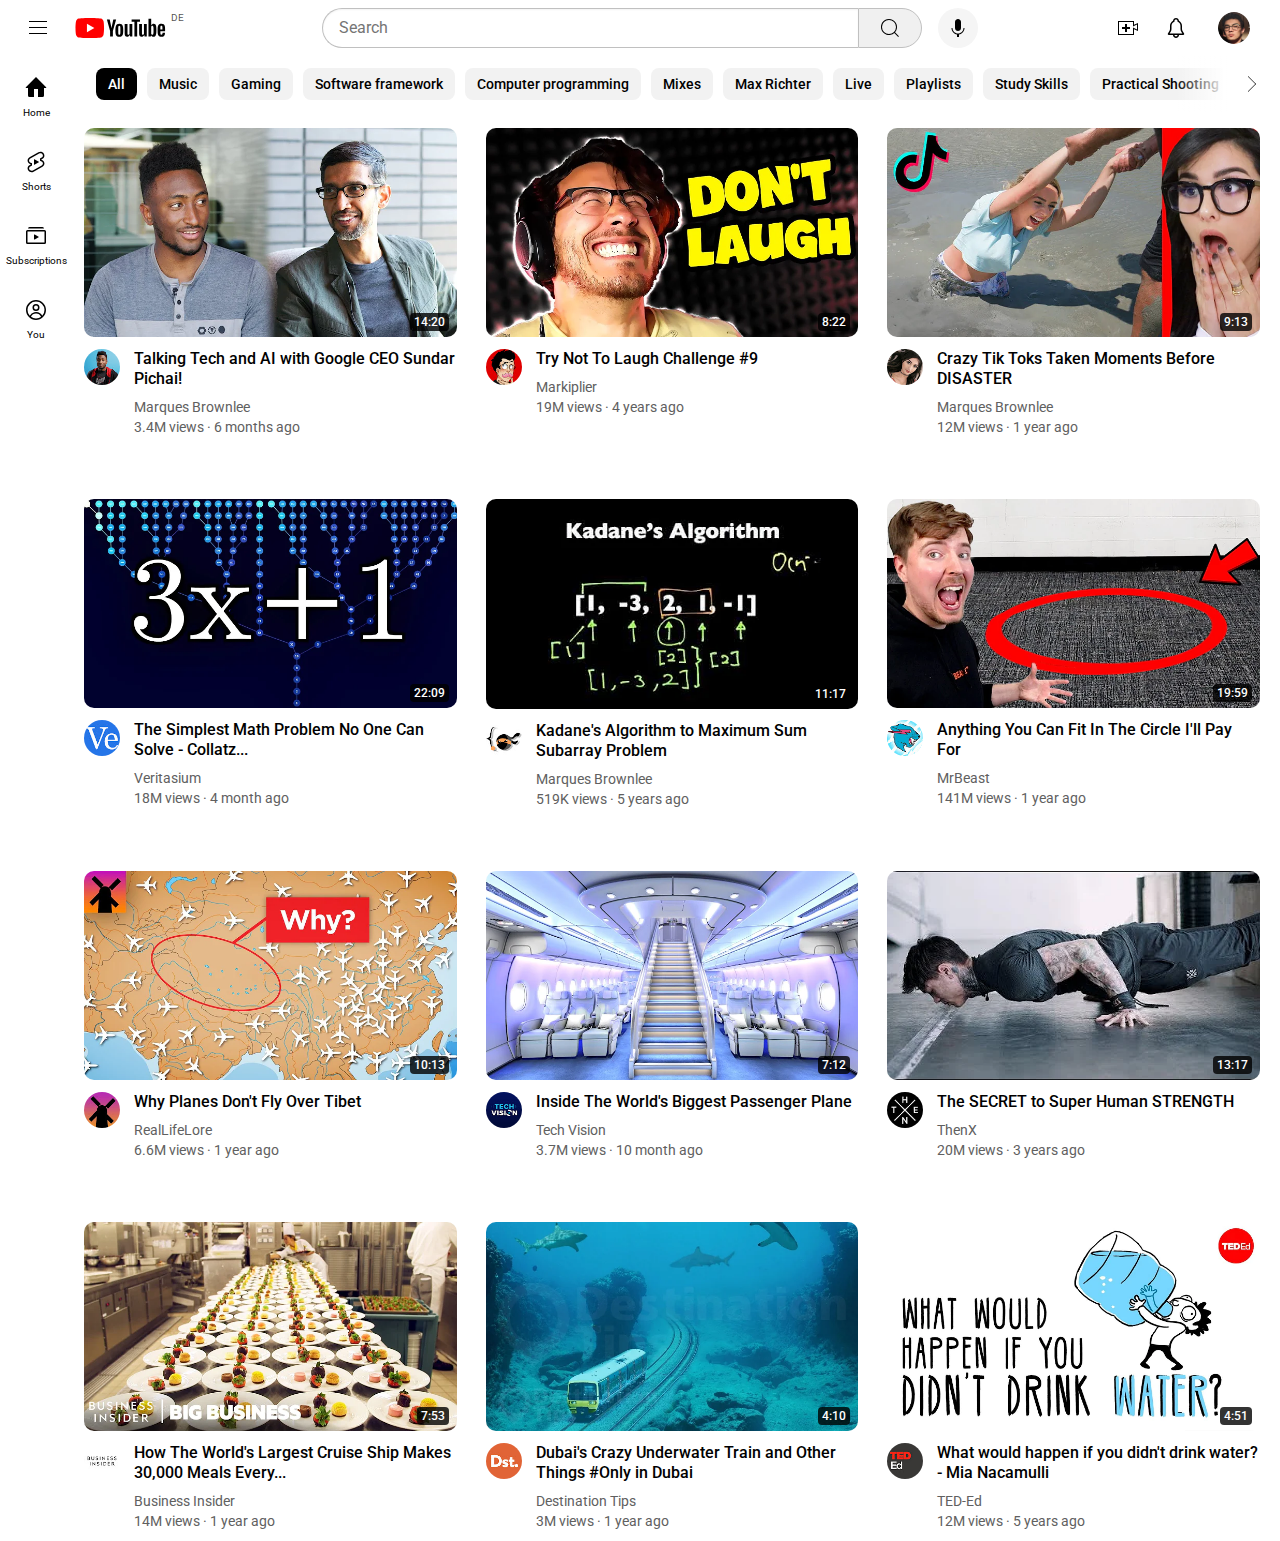
<file: index.html>
<!DOCTYPE html>
<html lang="en">
<head>
  <meta charset="UTF-8">
  <meta name="viewport" content="width=device-width, initial-scale=1.0">
  <title>Youtube.com Clone</title>

  <!-- Google Fonts -->
  <link rel="preconnect" href="https://fonts.googleapis.com">
  <link rel="preconnect" href="https://fonts.gstatic.com" crossorigin>
  <link href="https://fonts.googleapis.com/css2?family=Roboto:wght@400;500;700&display=swap" rel="stylesheet">

  <!-- Custom stylesheets -->
  <link rel="stylesheet" href="styles/general.css">
  <link rel="stylesheet" href="styles/header.css">
  <link rel="stylesheet" href="styles/video.css">
  <link rel="stylesheet" href="styles/sidebar.css">
  <link rel="stylesheet" href="styles/under.css">
</head>
<body>
  <header>
    <div class="header">
      <div class="left-section-container">
        <div class="left-section">
          <button id = "hamburger-button" class="hamburger-button">
            <div class="hamburger-icon">
              <svg class="svg-icons" xmlns = "http://www.w3.org/2000/svg" enable-background = "new 0 0 24px 24px" height = "24px" viewBox = "0 0 24px 24px" width="24px" focusable = "false" aria-hidden="true">
                <path d = "M21 6H3V5h18v1zm0 5H3v1h18v-1zm0 6H3v1h18v-1z"></path>
              </svg>
            </div>
          </button>
          <div class="youtube-logo-container">
            <img class="youtube-logo" src="icons/youtube-logo.svg">
            <span>DE</span>
          </div>
        </div>
      </div>
      <div class="middle-section">
        <div class="search-container">
          <div class="search-bar-container">
            <div class="search-bar-icon-hidden">
              <div class="search-bar-icon-inside">
                <svg class="svg-icons" xmlns="https://www.w3.org/2000/svg" fill="currentColor" height = "20" viewBox = "0 0 24 24" width = "20" focusable="false" aria-hidden = "true">
                  <path clip-rule = "evenodd" d="M16.296 16.996a8 8 0 11.707-.708l3.909 3.91-.707.707-3.909-3.909zM18 11a7 7 0 00-14 0 7 7 0 1014 0z" fill-rule = "evenodd"></path>
                </svg>
              </div>
            </div> 
            <input class="search-bar" type="text" placeholder="Search">
          </div>
          <button class="search-button">
            <div class="search-button-icon">
              <svg class="svg-icons" xmlns = "http://www.w3.org/2000/svg" enable-background = "new 0 0 24px 24px" height = "24px" viewBox = "0 0 24px 24px" width="24px" focusable = "false" aria-hidden="true">
                <path clip-rule = "evenodd" d = "M16.296 16.996a8 8 0 11.707-.708l3.909 3.91-.707.707-3.909-3.909zM18 11a7 7 0 00-14 0 7 7 0 1014 0z" rule = "evenodd"></path>
              </svg>
            </div>
            <div class="tooltip">Search</div>
          </button>
        </div>
        <div class="video-searh-button-container">
          <button id="voice-search-button">
            <img class="voice-search-icon" src="icons/voice-search-icon.svg">
            <div class="tooltip">Search with your voice</div>
          </button>
        </div>
        <!--Hidden buttons-->
        <div class="hidden-buttons">
          <div class="hidden-search-button-container">
            <button class="hidden-search-button">
              <img class="search-icon" src="icons/search.svg">
              <div class="tooltip">Search</div>
            </button>
          </div>
          <div class="hidden-voice-button-container">
            <button class="hidden-voice-button">
              <img class="voice-search-icon" src="icons/voice-search-icon.svg">
              <div class="tooltip">Search with your voice</div>
            </button>
          </div>
        </div>
      </div>

      <!-- Right side: Icons and profile -->
      <div class="right-section">
        <div class="buttons">
          <div class="video-button">
            <button id="videoUploadBtn">
              <div class="upload-icons vid">
                <svg class="svg-icons" xmlns="http://www.w3.org/2000/svg" height="24px" viewBox = "0 0 24px 24px" width="24px" focusable="false" aria-hidden="true">
                  <path d="M14 13h-3v3H9v-3H6v-2h3V8h2v3h3v2zm3-7H3v12h14v-6.39l4 1.83V8.56l-4 1.83V6m1-1v3.83L22 7v8l-4-1.83V19H2V5h16z"></path>
                </svg>
              </div>
            </button>
            <div class="tooltip">Create</div>
            <div id="dropdownMenu" class="dropdown-content">
              <a href="#">
                <div class="upload-icons">
                  <svg class="svg-icons" xmlns = "http://www.w3.org/2000/svg" enable-background = "new 0 0 24px 24px" height = "24px" viewBox = "0 0 24px 24px" width="24px" focusable = "false" aria-hidden="true">
                    <path d = "m10 8 6 4 -6 4 V8z m11 -5 v18 H3 V3h18z m-1 1 H4 v16 h16 V4z"></path>
                  </svg>
                </div>
                Upload video
              </a>
              <a href="#">
                <div class="upload-icons">
                  <svg class="svg-icons" xmlns = "http://www.w3.org/2000/svg" enable-background = "new 0 0 24px 24px" height = "24px" viewBox = "0 0 24px 24px" width="24px" focusable = "false" aria-hidden="true">
                    <g><path d = "M14 12c0 1.1-.9 2-2 2s-2-.9-2-2 .9-2 2-2 2 .9 2 2zM8.48 8.45l-.71-.7C6.68 8.83 6 10.34 6 12s.68 3.17 1.77 4.25l.71-.71C7.57 14.64 7 13.39 7 12s.57-2.64 1.48-3.55zm7.75-.7-.71.71c.91.9 1.48 2.15 1.48 3.54s-.57 2.64-1.48 3.55l.71.71C17.32 15.17 18 13.66 18 12s-.68-3.17-1.77-4.25zM5.65 5.63l-.7-.71C3.13 6.73 2 9.24 2 12s1.13 5.27 2.95 7.08l.71-.71C4.02 16.74 3 14.49 3 12s1.02-4.74 2.65-6.37zm13.4-.71-.71.71C19.98 7.26 21 9.51 21 12s-1.02 4.74-2.65 6.37l.71.71C20.87 17.27 22 14.76 22 12s-1.13-5.27-2.95-7.08z"></path></g>
                  </svg>
                </div>Go live
              </a>
              <a href="#">
                <div class="upload-icons">
                  <svg class="svg-icons" xmlns = "http://www.w3.org/2000/svg" enable-background = "new 0 0 24px 24px" height = "24px" viewBox = "0 0 24px 24px" width="24px" focusable = "false" aria-hidden="true">
                    <path d = "M15.01,7.34l1.64,1.64L8.64,17H6.99v-1.64L15.01,7.34 M15.01,5.92l-9.02,9.02V18h3.06l9.02-9.02L15.01,5.92L15.01,5.92z M17.91,4.43l1.67,1.67l-0.67,0.67L17.24,5.1L17.91,4.43 M17.91,3.02L15.83,5.1l3.09,3.09L21,6.11L17.91,3.02L17.91,3.02z M21,10h-1 v10H4V4h10V3H3v18h18V10z"></path>
                  </svg>
                </div>
                Create post
              </a>
          </div>
          </div> 
          <div class="notification-icon-container">
            <button id="notification-button">
              <div class="upload-icons notif">
                <svg class="svg-icons" xmlns="http://www.w3.org/2000/svg" height="24px" viewBox = "0 0 24px 24px" width="24px" focusable="false" aria-hidden="true">
                  <path clip-rule="evenodd" d="m13.497 4.898.053.8.694.4C15.596 6.878 16.5 8.334 16.5 10v2.892c0 .997.27 1.975.784 2.83L18.35 17.5H5.649l1.067-1.778c.513-.855.784-1.833.784-2.83V10c0-1.666.904-3.122 2.256-3.902l.694-.4.053-.8c.052-.78.703-1.398 1.497-1.398.794 0 1.445.618 1.497 1.398ZM6 10c0-2.224 1.21-4.165 3.007-5.201C9.11 3.236 10.41 2 12 2c1.59 0 2.89 1.236 2.993 2.799C16.79 5.835 18 7.776 18 10v2.892c0 .725.197 1.436.57 2.058l1.521 2.535c.4.667-.08 1.515-.857 1.515H15c0 .796-.316 1.559-.879 2.121-.562.563-1.325.879-2.121.879s-1.559-.316-2.121-.879C9.316 20.56 9 19.796 9 19H4.766c-.777 0-1.257-.848-.857-1.515L5.43 14.95c.373-.622.57-1.333.57-2.058V10Zm4.5 9c0 .398.158.78.44 1.06.28.282.662.44 1.06.44s.78-.158 1.06-.44c.282-.28.44-.662.44-1.06h-3Z" fill-rule="evenodd"></path>
                </svg>
              </div>
            </button>
            <div class="tooltip">Notifications</div>
            
            <div class="dropdown-notification-content">
              <div id="dropdown-notification-content1">
                <div class="dropdown-notification-header">
                  <h2>Notifications</h2>
                  <button class="notifications-settings">
                    <img class="settings-notifications-icon" src="icons/settings.svg">
                  </button>
                </div>
                <div class="dropdown-notification-main">
                  <div class="dropdown-notification-icon">
                    <img src="icons/notifications.svg">
                  </div>
                  <div class="dropdown-notification-text">
                    <div class="dropdown-notification-text1">
                      Your notifications live here
                    </div>
                    Subscribe to your favourite channels to receive notifications about their latest videos.
                  </div>
                </div>
              </div>
            </div>

          </div>
          <button class="user-picture-container" id="user-picture-container">
            <img class="current-user-picture" src="channel-pictures/my-channel.png">
          </button>

          <div class="user-dropdown-main-container">
            <div class="user-dropdown-header">
              <div class="user-dropdown-picture">
                <img class="user-picture" src="channel-pictures/my-channel.png">
              </div>
              <div class="user-header-info">
                <div>
                  Nurbakyt Amanbek
                </div>
                <div>
                  @nurbakytamanbek8120
                </div>
                <a class="view-channel">View your channel</a>
                
              </div>
            </div>
            <div class="user-dropdown-container">
              <div class="user-account">
                <div class="user-account-menu">
                  <div class="user-dropdown-icon">
                    <svg class="svg-icons" xmlns = "http://www.w3.org/2000/svg" viewBox = "0 0 24px 24px" focusable = "false" aria-hidden="true">
                      <path d = "M12 13.9v-3.72h9.36c.14.63.25 1.22.25 2.05 0 5.71-3.83 9.77-9.6 9.77C6.48 22 2 17.52 2 12S6.48 2 12 2c2.7 0 4.96.99 6.69 2.61l-2.84 2.76c-.72-.68-1.97-1.49-3.85-1.49-3.31 0-6.01 2.75-6.01 6.12s2.7 6.12 6.01 6.12c3.83 0 5.24-2.65 5.5-4.22H12z"></path>
                    </svg>
                  </div>
                  <div class="user-dropdown-text">
                    Google Account
                  </div>
                </div>
                <div class="user-account-menu right-gt">
                  <div class="user-dropdown-icon">
                    <svg class="svg-icons" xmlns = "http://www.w3.org/2000/svg" enable-background = "new 0 0 24px 24px" height = "24px" viewBox = "0 0 24px 24px" width="24px" focusable = "false" aria-hidden="true">
                      <path d = "M4 20h14v1H3V6h1v14zM6 3v15h15V3H6zm2.02 14c.36-2.13 1.93-4.1 5.48-4.1s5.12 1.97 5.48 4.1H8.02zM11 8.5a2.5 2.5 0 015 0 2.5 2.5 0 01-5 0zm3.21 3.43A3.507 3.507 0 0017 8.5C17 6.57 15.43 5 13.5 5S10 6.57 10 8.5c0 1.69 1.2 3.1 2.79 3.43-3.48.26-5.4 2.42-5.78 5.07H7V4h13v13h-.01c-.38-2.65-2.31-4.81-5.78-5.07z"></path>
                    </svg>
                  </div>
                  <div class="user-dropdown-text">
                    Switch account
                  </div>
                  <div class="spacer"></div>
                  <div class="user-dropdown-icon right-icon">
                    <svg class="svg-icons" xmlns = "http://www.w3.org/2000/svg" enable-background = "new 0 0 24px 24px" height = "24px" viewBox = "0 0 24px 24px" width="24px" focusable = "false" aria-hidden="true">
                      <path d = "m9.4 18.4-.7-.7 5.6-5.6-5.7-5.7.7-.7 6.4 6.4-6.3 6.3z"></path>
                    </svg>
                  </div>
                </div>
                <div class="user-account-menu">
                  <div class="user-dropdown-icon">
                    <svg class="svg-icons" xmlns = "http://www.w3.org/2000/svg" enable-background = "new 0 0 24px 24px" height = "24px" viewBox = "0 0 24px 24px" width="24px" focusable = "false" aria-hidden="true">
                      <path d = "M20 3v18H8v-1h11V4H8V3h12zm-8.9 12.1.7.7 4.4-4.4L11.8 7l-.7.7 3.1 3.1H3v1h11.3l-3.2 3.3z"></path>
                    </svg>
                  </div>
                  <div class="user-dropdown-text">
                    Sign out
                  </div>
                </div>
              </div>
              <div class="user-account">
                <div class="user-account-menu">
                  <div class="user-dropdown-icon">
                    <svg class="svg-icons" xmlns = "http://www.w3.org/2000/svg" enable-background = "new 0 0 24px 24px" height = "24px" viewBox = "0 0 24px 24px" width="24px" focusable = "false" aria-hidden="true">
                      <path d = "M10 9.35 15 12l-5 2.65ZM12 3a.73.73 0 00-.31.06L4.3 7.28a.79.79 0 00-.3.52v8.4a.79.79 0 00.3.52l7.39 4.22a.83.83 0 00.62 0l7.39-4.22a.79.79 0 00.3-.52V7.8a.79.79 0 00-.3-.52l-7.39-4.22A.73.73 0 0012 3m0-1a1.6 1.6 0 01.8.19l7.4 4.22A1.77 1.77 0 0121 7.8v8.4a1.77 1.77 0 01-.8 1.39l-7.4 4.22a1.78 1.78 0 01-1.6 0l-7.4-4.22A1.77 1.77 0 013 16.2V7.8a1.77 1.77 0 01.8-1.39l7.4-4.22A1.6 1.6 0 0112 2Zm0 4a.42.42 0 00-.17 0l-4.7 2.8a.59.59 0 00-.13.39v5.61a.65.65 0 00.13.37l4.7 2.8A.42.42 0 0012 18a.34.34 0 00.17 0l4.7-2.81a.56.56 0 00.13-.39V9.19a.62.62 0 00-.13-.37L12.17 6A.34.34 0 0012 6m0-1a1.44 1.44 0 01.69.17L17.39 8A1.46 1.46 0 0118 9.19v5.61a1.46 1.46 0 01-.61 1.2l-4.7 2.81A1.44 1.44 0 0112 19a1.4 1.4 0 01-.68-.17L6.62 16A1.47 1.47 0 016 14.8V9.19A1.47 1.47 0 016.62 8l4.7-2.8A1.4 1.4 0 0112 5Z"></path>
                    </svg>
                  </div>
                  <div class="user-dropdown-text">
                    YouTube Studio
                  </div>
                </div>
                <div class="user-account-menu">
                  <div class="user-dropdown-icon">
                    <svg class="svg-icons" xmlns = "http://www.w3.org/2000/svg" enable-background = "new 0 0 24px 24px" height = "24px" viewBox = "0 0 24px 24px" width="24px" focusable = "false" aria-hidden="true">
                      <path d = "M12 3c4.96 0 9 4.04 9 9s-4.04 9-9 9-9-4.04-9-9 4.04-9 9-9m0-1C6.48 2 2 6.48 2 12s4.48 10 10 10 10-4.48 10-10S17.52 2 12 2zm4 7V7h-3V5h-2v2h-1c-1.1 0-2 .9-2 2v2c0 1.1.9 2 2 2h4v2H8v2h3v2h2v-2h1c1.1 0 2-.9 2-2v-2c0-1.1-.9-2-2-2h-4V9h6z"></path>
                    </svg>
                  </div>
                  <div class="user-dropdown-text">
                    Purchase and memberships
                  </div>
                </div>
              </div>
              <div class="user-account">
                <div class="user-account-menu">
                  <div class="user-dropdown-icon">
                    <svg class="svg-icons" xmlns = "http://www.w3.org/2000/svg" enable-background = "new 0 0 24px 24px" height = "24px" viewBox = "0 0 24px 24px" width="24px" focusable = "false" aria-hidden="true">
                      <path d = "m12 3.06 7 3.21v4.84c0 1.3-.25 2.6-.75 3.86-.15.37-.33.76-.55 1.17-.15.27-.31.54-.48.81-1.32 2.01-3.17 3.42-5.23 3.98-2.06-.56-3.91-1.97-5.23-3.98-.17-.27-.33-.54-.48-.81-.22-.41-.4-.79-.55-1.17-.48-1.26-.73-2.56-.73-3.86V6.27l7-3.21m0-1.1L4 5.63v5.49c0 1.47.3 2.9.81 4.22.17.44.37.86.6 1.28.16.3.34.6.52.88 1.42 2.17 3.52 3.82 5.95 4.44l.12.02.12-.03c2.43-.61 4.53-2.26 5.95-4.43.19-.29.36-.58.52-.88.22-.41.43-.84.6-1.28.51-1.33.81-2.76.81-4.23V5.63l-8-3.67zm1.08 10.15c-.32-.06-.64-.11-.96-.12A2.997 2.997 0 0012 6a2.996 2.996 0 00-.12 5.99c-.32.01-.64.06-.96.12C8.64 12.58 7 14.62 7 17h10c0-2.38-1.64-4.42-3.92-4.89zM10 9c0-1.1.9-2 2-2s2 .9 2 2-.9 2-2 2-2-.9-2-2zm1.12 4.09c.37-.08.64-.11.88-.11s.51.03.88.11c1.48.3 2.63 1.46 3 2.91H8.12c.37-1.45 1.52-2.61 3-2.91z"></path>
                    </svg>
                  </div>
                  <div class="user-dropdown-text">
                    Your data in YouTube
                  </div>
                </div>
                <div class="user-account-menu right-gt">
                  <div class="user-dropdown-icon">
                    <svg class="svg-icons" xmlns = "http://www.w3.org/2000/svg" enable-background = "new 0 0 24px 24px" height = "24px" viewBox = "0 0 24px 24px" width="24px" focusable = "false" aria-hidden="true">
                      <path d = "M12 22C10.93 22 9.86998 21.83 8.83998 21.48L7.41998 21.01L8.83998 20.54C12.53 19.31 15 15.88 15 12C15 8.12 12.53 4.69 8.83998 3.47L7.41998 2.99L8.83998 2.52C9.86998 2.17 10.93 2 12 2C17.51 2 22 6.49 22 12C22 17.51 17.51 22 12 22ZM10.58 20.89C11.05 20.96 11.53 21 12 21C16.96 21 21 16.96 21 12C21 7.04 16.96 3 12 3C11.53 3 11.05 3.04 10.58 3.11C13.88 4.81 16 8.21 16 12C16 15.79 13.88 19.19 10.58 20.89Z"></path>
                    </svg>
                  </div>
                  <div class="user-dropdown-text">
                    Appearance: Light
                  </div>
                  
                  <div class="spacer"></div>
                  <div class="user-dropdown-icon right-icon">
                    <svg class="svg-icons" xmlns = "http://www.w3.org/2000/svg" enable-background = "new 0 0 24px 24px" height = "24px" viewBox = "0 0 24px 24px" width="24px" focusable = "false" aria-hidden="true">
                      <path d = "m9.4 18.4-.7-.7 5.6-5.6-5.7-5.7.7-.7 6.4 6.4-6.3 6.3z"></path>
                    </svg>
                  </div> 
        
                </div>
                <div class="user-account-menu right-gt">
                  <div class="user-dropdown-icon">
                    <svg class="svg-icons" xmlns = "http://www.w3.org/2000/svg" enable-background = "new 0 0 24px 24px" height = "24px" viewBox = "0 0 24px 24px" width="24px" focusable = "false" aria-hidden="true">
                      <path d = "M13.33 6c-1 2.42-2.22 4.65-3.57 6.52l2.98 2.94-.7.71-2.88-2.84c-.53.67-1.06 1.28-1.61 1.83l-3.19 3.19-.71-.71 3.19-3.19c.55-.55 1.08-1.16 1.6-1.83l-.16-.15c-1.11-1.09-1.97-2.44-2.49-3.9l.94-.34c.47 1.32 1.25 2.54 2.25 3.53l.05.05c1.2-1.68 2.29-3.66 3.2-5.81H2V5h6V3h1v2h7v1h-2.67zM22 21h-1l-1.49-4h-5.02L13 21h-1l4-11h2l4 11zm-2.86-5-1.86-5h-.56l-1.86 5h4.28z"></path>
                    </svg>
                  </div>
                  <div class="user-dropdown-text">
                    Language: British English
                  </div>
        
                  <div class="spacer"></div>
                  <div class="user-dropdown-icon right-icon">
                    <svg class="svg-icons" xmlns = "http://www.w3.org/2000/svg" enable-background = "new 0 0 24px 24px" height = "24px" viewBox = "0 0 24px 24px" width="24px" focusable = "false" aria-hidden="true">
                      <path d = "m9.4 18.4-.7-.7 5.6-5.6-5.7-5.7.7-.7 6.4 6.4-6.3 6.3z"></path>
                    </svg>
                  </div> 
        
                </div>
                <div class="user-account-menu right-gt">
                  <div class="user-dropdown-icon">
                    <svg class="svg-icons" xmlns = "http://www.w3.org/2000/svg" enable-background = "new 0 0 24px 24px" height = "24px" viewBox = "0 0 24px 24px" width="24px" focusable = "false" aria-hidden="true">
                      <path d = "M12 20.95Q8.975 20.075 6.987 17.312Q5 14.55 5 11.1V5.7L12 3.075L19 5.7V11.35Q18.775 11.275 18.5 11.2Q18.225 11.125 18 11.075V6.375L12 4.15L6 6.375V11.1Q6 12.575 6.438 13.938Q6.875 15.3 7.625 16.438Q8.375 17.575 9.413 18.425Q10.45 19.275 11.625 19.725L11.675 19.7Q11.8 20 11.975 20.288Q12.15 20.575 12.375 20.825Q12.275 20.85 12.188 20.888Q12.1 20.925 12 20.95ZM17 17Q17.625 17 18.062 16.562Q18.5 16.125 18.5 15.5Q18.5 14.875 18.062 14.438Q17.625 14 17 14Q16.375 14 15.938 14.438Q15.5 14.875 15.5 15.5Q15.5 16.125 15.938 16.562Q16.375 17 17 17ZM17 20Q17.8 20 18.438 19.65Q19.075 19.3 19.5 18.7Q18.925 18.35 18.3 18.175Q17.675 18 17 18Q16.325 18 15.7 18.175Q15.075 18.35 14.5 18.7Q14.925 19.3 15.562 19.65Q16.2 20 17 20ZM17 21Q15.325 21 14.163 19.837Q13 18.675 13 17Q13 15.325 14.163 14.162Q15.325 13 17 13Q18.675 13 19.837 14.162Q21 15.325 21 17Q21 18.675 19.837 19.837Q18.675 21 17 21ZM12 11.95Q12 11.95 12 11.95Q12 11.95 12 11.95Q12 11.95 12 11.95Q12 11.95 12 11.95Q12 11.95 12 11.95Q12 11.95 12 11.95Q12 11.95 12 11.95Q12 11.95 12 11.95Q12 11.95 12 11.95Q12 11.95 12 11.95Z"></path>
                    </svg>
                  </div>
                  <div class="user-dropdown-text">
                    Restricted Mode: Off
                  </div>
        
                  <div class="spacer"></div>
                  <div class="user-dropdown-icon right-icon">
                    <svg class="svg-icons" xmlns = "http://www.w3.org/2000/svg" enable-background = "new 0 0 24px 24px" height = "24px" viewBox = "0 0 24px 24px" width="24px" focusable = "false" aria-hidden="true">
                      <path d = "m9.4 18.4-.7-.7 5.6-5.6-5.7-5.7.7-.7 6.4 6.4-6.3 6.3z"></path>
                    </svg>
                  </div> 
        
                </div>
                <div class="user-account-menu right-gt">
                  <div class="user-dropdown-icon">
                    <svg class="svg-icons" xmlns = "http://www.w3.org/2000/svg" enable-background = "new 0 0 24px 24px" height = "24px" viewBox = "0 0 24px 24px" width="24px" focusable = "false" aria-hidden="true">
                      <path d = "M11.99 1.98C6.46 1.98 1.98 6.47 1.98 12s4.48 10.02 10.01 10.02c5.54 0 10.03-4.49 10.03-10.02S17.53 1.98 11.99 1.98zM8.86 14.5c-.16-.82-.25-1.65-.25-2.5 0-.87.09-1.72.26-2.55h6.27c.17.83.26 1.68.26 2.55 0 .85-.09 1.68-.25 2.5H8.86zm6.03 1c-.54 1.89-1.52 3.64-2.89 5.15-1.37-1.5-2.35-3.25-2.89-5.15h5.78zM9.12 8.45c.54-1.87 1.52-3.61 2.88-5.1 1.36 1.49 2.34 3.22 2.88 5.1H9.12zm7.03 1h4.5c.24.81.37 1.66.37 2.55 0 .87-.13 1.71-.36 2.5h-4.51c.15-.82.24-1.65.24-2.5 0-.87-.09-1.72-.24-2.55zm4.14-1h-4.38c-.53-1.97-1.47-3.81-2.83-5.4 3.25.4 5.96 2.51 7.21 5.4zm-9.37-5.4c-1.35 1.59-2.3 3.43-2.83 5.4H3.71c1.24-2.9 3.96-5.01 7.21-5.4zm-7.57 6.4h4.5c-.15.83-.24 1.68-.24 2.55 0 .85.09 1.68.24 2.5H3.34c-.23-.79-.36-1.63-.36-2.5 0-.89.13-1.74.37-2.55zm.34 6.05h4.39c.52 1.99 1.48 3.85 2.84 5.45-3.27-.39-6-2.53-7.23-5.45zm9.4 5.45c1.36-1.6 2.32-3.46 2.84-5.45h4.39c-1.24 2.92-3.97 5.05-7.23 5.45z"></path>
                    </svg>
                  </div>
                  <div class="user-dropdown-text">
                    Location: Germany
                  </div>
        
                  <div class="spacer"></div>
                  <div class="user-dropdown-icon right-icon">
                    <svg class="svg-icons" xmlns = "http://www.w3.org/2000/svg" enable-background = "new 0 0 24px 24px" height = "24px" viewBox = "0 0 24px 24px" width="24px" focusable = "false" aria-hidden="true">
                      <path d = "m9.4 18.4-.7-.7 5.6-5.6-5.7-5.7.7-.7 6.4 6.4-6.3 6.3z"></path>
                    </svg>
                  </div> 
        
                </div>
                <div class="user-account-menu">
                  <div class="user-dropdown-icon">
                    <svg class="svg-icons" xmlns = "http://www.w3.org/2000/svg" enable-background = "new 0 0 24px 24px" height = "24px" viewBox = "0 0 24px 24px" width="24px" focusable = "false" aria-hidden="true">
                      <path d = "M16 16H8v-2h8v2zm0-5h-2v2h2v-2zm3 0h-2v2h2v-2zm-6 0h-2v2h2v-2zm-3 0H8v2h2v-2zm-3 0H5v2h2v-2zm9-3h-2v2h2V8zm3 0h-2v2h2V8zm-6 0h-2v2h2V8zm-3 0H8v2h2V8zM7 8H5v2h2V8zm15-3v14H2V5h20zm-1 1H3v12h18V6z"></path>
                    </svg>
                  </div>
                  <div class="user-dropdown-text">
                    Keyboard shortcuts
                  </div>
                </div>
              </div>
              <div class="user-account">
                <div class="user-account-menu">
                  <div class="user-dropdown-icon">
                    <svg class="svg-icons" xmlns = "http://www.w3.org/2000/svg" enable-background = "new 0 0 24px 24px" height = "24px" viewBox = "0 0 24px 24px" width="24px" focusable = "false" aria-hidden="true">
                      <path clip-rule="evenodd" d = "m14.302 6.457-.668-.278L12.87 3.5h-1.737l-.766 2.68-.668.277c-.482.2-.934.463-1.344.778l-.575.44-2.706-.677-.868 1.504 1.938 2.003-.093.716c-.033.255-.05.514-.05.779 0 .264.017.524.05.779l.093.716-1.938 2.003.868 1.504 2.706-.677.575.44c.41.315.862.577 1.344.778l.668.278.766 2.679h1.737l.765-2.68.668-.277c.483-.2.934-.463 1.345-.778l.574-.44 2.706.677.869-1.504-1.938-2.003.092-.716c.033-.255.05-.514.05-.779 0-.264-.017-.524-.05-.779l-.092-.716 1.938-2.003-.869-1.504-2.706.677-.574-.44c-.41-.315-.862-.577-1.345-.778Zm4.436.214Zm-3.86-1.6-.67-2.346c-.123-.429-.516-.725-.962-.725h-2.492c-.446 0-.838.296-.961.725l-.67 2.347c-.605.251-1.17.58-1.682.972l-2.37-.593c-.433-.108-.885.084-1.108.47L2.717 8.08c-.223.386-.163.874.147 1.195l1.698 1.755c-.04.318-.062.642-.062.971 0 .329.021.653.062.97l-1.698 1.756c-.31.32-.37.809-.147 1.195l1.246 2.158c.223.386.675.578 1.109.47l2.369-.593c.512.393 1.077.72 1.681.972l.67 2.347c.124.429.516.725.962.725h2.492c.446 0 .839-.296.961-.725l.67-2.347c.605-.251 1.17-.58 1.682-.972l2.37.593c.433.108.885-.084 1.109-.47l1.245-2.158c.223-.386.163-.874-.147-1.195l-1.698-1.755c.04-.318.062-.642.062-.971 0-.329-.021-.653-.062-.97l1.698-1.756c.31-.32.37-.809.147-1.195L20.038 5.92c-.224-.386-.676-.578-1.11-.47l-2.369.593c-.512-.393-1.077-.72-1.681-.972ZM15.5 12c0 1.933-1.567 3.5-3.5 3.5S8.5 13.933 8.5 12s1.567-3.5 3.5-3.5 3.5 1.567 3.5 3.5ZM14 12c0 1.105-.895 2-2 2s-2-.895-2-2 .895-2 2-2 2 .895 2 2Z" fill-rule="evenodd"></path>
                    </svg>
                  </div>
                  <div class="user-dropdown-text">
                    Settings
                  </div>
                </div>
              </div>
              <div class="user-account">
                <div class="user-account-menu">
                  <div class="user-dropdown-icon">
                    <svg class="svg-icons" xmlns = "http://www.w3.org/2000/svg" enable-background = "new 0 0 24px 24px" height = "24px" viewBox = "0 0 24px 24px" width="24px" focusable = "false" aria-hidden="true">
                      <path d = "M15.36 9.96c0 1.09-.67 1.67-1.31 2.24-.53.47-1.03.9-1.16 1.6l-.04.2H11.1l.03-.28c.14-1.17.8-1.76 1.47-2.27.52-.4 1.01-.77 1.01-1.49 0-.51-.23-.97-.63-1.29-.4-.31-.92-.42-1.42-.29-.59.15-1.05.67-1.19 1.34l-.05.28H8.57l.06-.42c.2-1.4 1.15-2.53 2.42-2.87 1.05-.29 2.14-.08 2.98.57.85.64 1.33 1.62 1.33 2.68zM12 18c.55 0 1-.45 1-1s-.45-1-1-1-1 .45-1 1 .45 1 1 1zm0-15c-4.96 0-9 4.04-9 9s4.04 9 9 9 9-4.04 9-9-4.04-9-9-9m0-1c5.52 0 10 4.48 10 10s-4.48 10-10 10S2 17.52 2 12 6.48 2 12 2z"></path>
                    </svg>
                  </div>
                  <div class="user-dropdown-text">
                    Help
                  </div>
                </div>
                <div class="user-account-menu">
                  <div class="user-dropdown-icon">
                    <svg class="svg-icons" xmlns = "http://www.w3.org/2000/svg" enable-background = "new 0 0 24px 24px" height = "24px" viewBox = "0 0 24px 24px" width="24px" focusable = "false" aria-hidden="true">
                      <path d = "M13 14h-2v-2h2v2zm0-9h-2v6h2V5zm6-2H5v16.59l3.29-3.29.3-.3H19V3m1-1v15H9l-5 5V2h16z"></path>
                    </svg>
                  </div>
                  <div class="user-dropdown-text">
                    Send feedback
                  </div>
                </div>
              </div>
            </div>
          </div>
        </div>
      </div>
    </div>
  </header>

  <nav>
    <div class="sidebar">
      <div class="sidebar-link">
      <a class="home" href="#">
        <div class="upload-side-icons">
          <svg class="svg-icons" xmlns = "http://www.w3.org/2000/svg" enable-background = "new 0 0 24px 24px" height = "24px" viewBox = "0 0 24px 24px" width="24px" focusable = "false" aria-hidden="true">
            <path clip-rule="evenodd" d = "M22.146 11.146a.5.5 0 01-.353.854H20v7.5a1.5 1.5 0 01-1.5 1.5H14v-8h-4v8H5.5A1.5 1.5 0 014 19.5V12H2.207a.5.5 0 01-.353-.854L12 1l10.146 10.146Z" fill-rule="evenodd"></path>
          </svg>
        </div>
      </a>
      <div class="sidebar-text">Home</div>
     </div>
      <div class="sidebar-link">
        <a class="shorts" href="#">
          <div class="upload-side-icons">
            <svg class="svg-icons" xmlns = "http://www.w3.org/2000/svg" enable-background = "new 0 0 24px 24px" height = "24px" viewBox = "0 0 24px 24px" width="24px" focusable = "false" aria-hidden="true">
              <path clip-rule="evenodd" d = "m7.61 15.719.392-.22v-2.24l-.534-.228-.942-.404c-.869-.372-1.4-1.15-1.446-1.974-.047-.823.39-1.642 1.203-2.097h.001L15.13 3.59c1.231-.689 2.785-.27 3.466.833.652 1.058.313 2.452-.879 3.118l-1.327.743-.388.217v2.243l.53.227.942.404c.869.372 1.4 1.15 1.446 1.974.047.823-.39 1.642-1.203 2.097l-.002.001-8.845 4.964-.001.001c-1.231.688-2.784.269-3.465-.834-.652-1.058-.313-2.451.879-3.118l1.327-.742Zm1.993 6.002c-1.905 1.066-4.356.46-5.475-1.355-1.057-1.713-.548-3.89 1.117-5.025a4.14 4.14 0 01.305-.189l1.327-.742-.942-.404a4.055 4.055 0 01-.709-.391c-.963-.666-1.578-1.718-1.644-2.877-.08-1.422.679-2.77 1.968-3.49l8.847-4.966c1.905-1.066 4.356-.46 5.475 1.355 1.057 1.713.548 3.89-1.117 5.025a4.074 4.074 0 01-.305.19l-1.327.742.942.403c.253.109.49.24.709.392.963.666 1.578 1.717 1.644 2.876.08 1.423-.679 2.77-1.968 3.491l-8.847 4.965ZM10 14.567a.25.25 0 00.374.217l4.45-2.567a.25.25 0 000-.433l-4.45-2.567a.25.25 0 00-.374.216v5.134Z" fill-rule="evenodd"></path>
            </svg>
          </div>
        </a>
        <div class="sidebar-text">Shorts</div>
      </div>
      <div class="sidebar-link">
        <a class="subscriptions" href="#">
          <div class="upload-side-icons">
            <svg class="svg-icons" xmlns = "http://www.w3.org/2000/svg" enable-background = "new 0 0 24px 24px" height = "24px" viewBox = "0 0 24px 24px" width="24px" focusable = "false" aria-hidden="true">
              <path clip-rule="evenodd" d = "M4 4.5A1.5 1.5 0 015.5 3h13A1.5 1.5 0 0120 4.5H4Zm16.5 3h-17v11h17v-11ZM3.5 6A1.5 1.5 0 002 7.5v11A1.5 1.5 0 003.5 20h17a1.5 1.5 0 001.5-1.5v-11A1.5 1.5 0 0020.5 6h-17Zm7.257 4.454a.5.5 0 00-.757.43v4.233a.5.5 0 00.757.429L15 13l-4.243-2.546Z" fill-rule="evenodd"></path>
            </svg>
          </div>
        </a>
        <div class="sidebar-text">Subscriptions</div>
      </div>
      <div class="sidebar-link">
        <a class="subscriptions" href="#">
          <div class="upload-side-icons">
            <svg class="svg-icons" xmlns = "http://www.w3.org/2000/svg" enable-background = "new 0 0 24px 24px" height = "24px" viewBox = "0 0 24px 24px" width="24px" focusable = "false" aria-hidden="true">
              <path clip-rule="evenodd" d = "M12 20.5c1.894 0 3.643-.62 5.055-1.666a5.5 5.5 0 00-10.064-.105.755.755 0 01-.054.099A8.462 8.462 0 0012 20.5Zm4.079-5.189a7 7 0 012.142 2.48 8.5 8.5 0 10-12.443 0 7 7 0 0110.3-2.48ZM12 22c5.523 0 10-4.477 10-10S17.523 2 12 2 2 6.477 2 12s4.477 10 10 10Zm2-12.5a2 2 0 11-4 0 2 2 0 014 0Zm1.5 0a3.5 3.5 0 11-7 0 3.5 3.5 0 017 0Z" fill-rule="evenodd"></path>
            </svg>
          </div>
        </a>
        <div class="sidebar-text">You</div>
      </div>
    </div>
    

    <div class="overlay" id="overlay"></div>

    <div class="left-menu-container" id="left-menu-container"> 
      <div class="left-sidebar-section">
        <button id = "hamburger-button" class="hamburger-button">
          <div class="hamburger-icon">
            <svg class="svg-icons" xmlns = "http://www.w3.org/2000/svg" enable-background = "new 0 0 24px 24px" height = "24px" viewBox = "0 0 24px 24px" width="24px" focusable = "false" aria-hidden="true">
              <path d = "M21 6H3V5h18v1zm0 5H3v1h18v-1zm0 6H3v1h18v-1z"></path>
            </svg>
          </div>
        </button>
        <div class="youtube-logo-container">
          <img class="youtube-logo" src="icons/youtube-logo.svg">
          <span>DE</span>
        </div>
      </div>
      
      <div class="left-menu-under">
        <div class="left-menu-block">
          <div class="left-menu-list">
            <div class="user-dropdown-icon">
              <svg class="svg-icons" xmlns = "http://www.w3.org/2000/svg" viewBox = "0 0 24px 24px" focusable = "false" aria-hidden="true">
                <path clip-rule="evenodd" d = "M22.146 11.146a.5.5 0 01-.353.854H20v7.5a1.5 1.5 0 01-1.5 1.5H14v-8h-4v8H5.5A1.5 1.5 0 014 19.5V12H2.207a.5.5 0 01-.353-.854L12 1l10.146 10.146Z" fill-rule="evenodd"></path>
              </svg>
            </div>
            <div class="user-dropdown-text left-text">
              Home
            </div>
          </div>
          <div class="left-menu-list">
            <div class="user-dropdown-icon">
              <svg class="svg-icons" xmlns = "http://www.w3.org/2000/svg" viewBox = "0 0 24px 24px" focusable = "false" aria-hidden="true">
                <path clip-rule="evenodd" d = "m7.61 15.719.392-.22v-2.24l-.534-.228-.942-.404c-.869-.372-1.4-1.15-1.446-1.974-.047-.823.39-1.642 1.203-2.097h.001L15.13 3.59c1.231-.689 2.785-.27 3.466.833.652 1.058.313 2.452-.879 3.118l-1.327.743-.388.217v2.243l.53.227.942.404c.869.372 1.4 1.15 1.446 1.974.047.823-.39 1.642-1.203 2.097l-.002.001-8.845 4.964-.001.001c-1.231.688-2.784.269-3.465-.834-.652-1.058-.313-2.451.879-3.118l1.327-.742Zm1.993 6.002c-1.905 1.066-4.356.46-5.475-1.355-1.057-1.713-.548-3.89 1.117-5.025a4.14 4.14 0 01.305-.189l1.327-.742-.942-.404a4.055 4.055 0 01-.709-.391c-.963-.666-1.578-1.718-1.644-2.877-.08-1.422.679-2.77 1.968-3.49l8.847-4.966c1.905-1.066 4.356-.46 5.475 1.355 1.057 1.713.548 3.89-1.117 5.025a4.074 4.074 0 01-.305.19l-1.327.742.942.403c.253.109.49.24.709.392.963.666 1.578 1.717 1.644 2.876.08 1.423-.679 2.77-1.968 3.491l-8.847 4.965ZM10 14.567a.25.25 0 00.374.217l4.45-2.567a.25.25 0 000-.433l-4.45-2.567a.25.25 0 00-.374.216v5.134Z" fill-rule="evenodd"></path>
              </svg>
            </div>
            <div class="user-dropdown-text left-text">
              Shorts
            </div>
          </div>
          <div class="left-menu-list">
            <div class="user-dropdown-icon">
              <svg class="svg-icons" xmlns = "http://www.w3.org/2000/svg" viewBox = "0 0 24px 24px" focusable = "false" aria-hidden="true">
                <path clip-rule="evenodd" d = "M4 4.5A1.5 1.5 0 015.5 3h13A1.5 1.5 0 0120 4.5H4Zm16.5 3h-17v11h17v-11ZM3.5 6A1.5 1.5 0 002 7.5v11A1.5 1.5 0 003.5 20h17a1.5 1.5 0 001.5-1.5v-11A1.5 1.5 0 0020.5 6h-17Zm7.257 4.454a.5.5 0 00-.757.43v4.233a.5.5 0 00.757.429L15 13l-4.243-2.546Z" fill-rule="evenodd"></path>
              </svg>
            </div>
            <div class="user-dropdown-text left-text">
              Subscriptions
            </div>
          </div>
        </div>
        <div class="left-menu-block">
          <div class="left-menu-head">
            <div class="block-header">You</div>
            <span class="width: 16px; height: 16px;display: flex; align-items: center; justify-content: center">
              <div class="left-icon">
                <svg class="svg-icons" xmlns = "http://www.w3.org/2000/svg" height = "16px" viewBox = "0 0 16px 16px" width="16px" focusable = "false" aria-hidden="true">
                  <path d = "M4.97 12.65 9.62 8 4.97 3.35l.71-.71L11.03 8l-5.35 5.35-.71-.7z"></path>
                </svg>
              </div>
            </span> 
          </div>
          <div class="left-menu-list">
            <div class="user-dropdown-icon">
              <svg class="svg-icons" xmlns = "http://www.w3.org/2000/svg" viewBox = "0 0 24px 24px" focusable = "false" aria-hidden="true">
                <path clip-rule="evenodd" d = "M14.203 4.83c-1.74-.534-3.614-.418-5.274.327-1.354.608-2.49 1.6-3.273 2.843H8.25c.414 0 .75.336.75.75s-.336.75-.75.75H3V4.25c0-.414.336-.75.75-.75s.75.336.75.75v2.775c.935-1.41 2.254-2.536 3.815-3.236 1.992-.894 4.241-1.033 6.328-.392 2.088.641 3.87 2.02 5.017 3.878 1.146 1.858 1.578 4.07 1.215 6.223-.364 2.153-1.498 4.1-3.19 5.48-1.693 1.379-3.83 2.095-6.012 2.016-2.182-.08-4.26-.949-5.849-2.447-1.588-1.499-2.578-3.523-2.784-5.697-.039-.412.264-.778.676-.817.412-.04.778.263.818.675.171 1.812.996 3.499 2.32 4.748 1.323 1.248 3.055 1.973 4.874 2.04 1.818.065 3.598-.532 5.01-1.681 1.41-1.15 2.355-2.773 2.657-4.567.303-1.794-.056-3.637-1.012-5.186-.955-1.548-2.44-2.697-4.18-3.231ZM12.75 7.5c0-.414-.336-.75-.75-.75s-.75.336-.75.75v4.886l.314.224 3.5 2.5c.337.241.806.163 1.046-.174.241-.337.163-.806-.174-1.046l-3.186-2.276V7.5Z" fill-rule="evenodd"></path>
              </svg>
            </div>
            <div class="user-dropdown-text left-text">
              History
            </div>
          </div>
          <div class="left-menu-list">
            <div class="user-dropdown-icon">
              <svg class="svg-icons" xmlns = "http://www.w3.org/2000/svg" viewBox = "0 0 24px 24px" focusable = "false" aria-hidden="true">
                <path clip-rule="evenodd" d = "M3.75 5c-.414 0-.75.336-.75.75s.336.75.75.75h16.5c.414 0 .75-.336.75-.75S20.664 5 20.25 5H3.75Zm0 4c-.414 0-.75.336-.75.75s.336.75.75.75h16.5c.414 0 .75-.336.75-.75S20.664 9 20.25 9H3.75Zm0 4c-.414 0-.75.336-.75.75s.336.75.75.75h8.5c.414 0 .75-.336.75-.75s-.336-.75-.75-.75h-8.5Zm8.5 4c.414 0 .75.336.75.75s-.336.75-.75.75h-8.5c-.414 0-.75-.336-.75-.75s.336-.75.75-.75h8.5Zm3.498-3.572c-.333-.191-.748.05-.748.434v6.276c0 .384.415.625.748.434L22 17l-6.252-3.572Z" fill-rule="evenodd"></path>
              </svg>
            </div>
            <div class="user-dropdown-text left-text">
              Playlists
            </div>
          </div>
          <div class="left-menu-list">
            <div class="user-dropdown-icon">
              <svg class="svg-icons" xmlns = "http://www.w3.org/2000/svg" viewBox = "0 0 24px 24px" focusable = "false" aria-hidden="true">
                <path clip-rule="evenodd" d = "M3.5 5.5h17v13h-17v-13ZM2 5.5C2 4.672 2.672 4 3.5 4h17c.828 0 1.5.672 1.5 1.5v13c0 .828-.672 1.5-1.5 1.5h-17c-.828 0-1.5-.672-1.5-1.5v-13Zm7.748 2.927c-.333-.19-.748.05-.748.435v6.276c0 .384.415.625.748.434L16 12 9.748 8.427Z" fill-rule="evenodd"></path>
              </svg>
            </div>
            <div class="user-dropdown-text left-text">
              Your videos
            </div>
          </div>
          <div class="left-menu-list">
            <div class="user-dropdown-icon">
              <svg class="svg-icons" xmlns = "http://www.w3.org/2000/svg" viewBox = "0 0 24px 24px" focusable = "false" aria-hidden="true">
                <path clip-rule="evenodd" d = "M20.5 12c0 4.694-3.806 8.5-8.5 8.5S3.5 16.694 3.5 12 7.306 3.5 12 3.5s8.5 3.806 8.5 8.5Zm1.5 0c0 5.523-4.477 10-10 10S2 17.523 2 12 6.477 2 12 2s10 4.477 10 10Zm-9.25-5c0-.414-.336-.75-.75-.75s-.75.336-.75.75v5.375l.3.225 4 3c.331.248.802.181 1.05-.15.248-.331.181-.801-.15-1.05l-3.7-2.775V7Z" fill-rule="evenodd"></path>
              </svg>
            </div>
            <div class="user-dropdown-text left-text">
              Watch Later
            </div>
          </div>
          <div class="left-menu-list">
            <div class="user-dropdown-icon">
              <svg class="svg-icons" xmlns = "http://www.w3.org/2000/svg" viewBox = "0 0 24px 24px" focusable = "false" aria-hidden="true">
                <path clip-rule="evenodd" d = "M14.813 5.018 14.41 6.5 14 8h5.192c.826 0 1.609.376 2.125 1.022.711.888.794 2.125.209 3.101L21 13l.165.413c.519 1.296.324 2.769-.514 3.885l-.151.202v.5c0 1.657-1.343 3-3 3H5c-1.105 0-2-.895-2-2v-8c0-1.105.895-2 2-2h2v.282c0-.834.26-1.647.745-2.325L12 1l1.1.472c1.376.59 2.107 2.103 1.713 3.546ZM7 10.5H5c-.276 0-.5.224-.5.5v8c0 .276.224.5.5.5h2v-9Zm10.5 9h-9V9.282c0-.521.163-1.03.466-1.453l3.553-4.975c.682.298 1.043 1.051.847 1.77l-.813 2.981c-.123.451-.029.934.255 1.305.284.372.725.59 1.192.59h5.192c.37 0 .722.169.954.459.32.399.357.954.094 1.393l-.526.876c-.241.402-.28.894-.107 1.33l.165.412c.324.81.203 1.73-.32 2.428l-.152.202c-.195.26-.3.575-.3.9v.5c0 .828-.672 1.5-1.5 1.5Z" fill-rule="evenodd"></path>
              </svg>
            </div>
            <div class="user-dropdown-text left-text">
              Liked videos
            </div>
          </div>
        </div>
        <div class="left-menu-block">
          <div class="left-menu-head">
            <div class="block-header">Explore</div>
          </div>
            
          <div class="left-menu-list">
            <div class="user-dropdown-icon">
              <svg class="svg-icons" xmlns = "http://www.w3.org/2000/svg" viewBox = "0 0 24px 24px" focusable = "false" aria-hidden="true">
                <path clip-rule="evenodd" d = "m14 2-1.5.886-5.195 3.07C4.637 7.533 3 10.401 3 13.5c0 4.694 3.806 8.5 8.5 8.5s8.5-3.806 8.5-8.5V1l-1.5 1-3 2L14 5V2ZM8.068 7.248l4.432-2.62v3.175l2.332-1.555L18.5 3.803V13.5c0 3.866-3.134 7-7 7s-7-3.134-7-7c0-2.568 1.357-4.946 3.568-6.252ZM9 15c0-1.226.693-2.346 1.789-2.894L15 10v5c0 1.657-1.343 3-3 3s-3-1.343-3-3Z" fill-rule="evenodd"></path>
              </svg>
            </div>
            <div class="user-dropdown-text left-text">
              Trending
            </div>
          </div>
          <div class="left-menu-list">
            <div class="user-dropdown-icon">
              <svg class="svg-icons" xmlns = "http://www.w3.org/2000/svg" viewBox = "0 0 24px 24px" focusable = "false" aria-hidden="true">
                <path clip-rule="evenodd" d = "M19 3c0-.271-.146-.521-.383-.654-.237-.133-.527-.127-.758.014l-9 5.5c-.223.136-.359.379-.359.64v7.901C8.059 16.146 7.546 16 7 16c-1.657 0-3 1.343-3 3s1.343 3 3 3 3-1.343 3-3v-7.08l7.5-4.583v6.064c-.441-.255-.954-.401-1.5-.401-1.657 0-3 1.343-3 3s1.343 3 3 3 3-1.343 3-3V3Zm-1.5 13c0-.828-.672-1.5-1.5-1.5s-1.5.672-1.5 1.5.672 1.5 1.5 1.5 1.5-.672 1.5-1.5Zm-9 3c0-.828-.672-1.5-1.5-1.5s-1.5.672-1.5 1.5.672 1.5 1.5 1.5 1.5-.672 1.5-1.5Zm9-13.42L10 10.162V8.92l7.5-4.584V5.58Z" fill-rule="evenodd"></path>
              </svg>
            </div>
            <div class="user-dropdown-text left-text">
              Music
            </div>
          </div>
          <div class="left-menu-list">
            <div class="user-dropdown-icon">
              <svg class="svg-icons" xmlns = "http://www.w3.org/2000/svg" viewBox = "0 0 24px 24px" focusable = "false" aria-hidden="true">
                <path clip-rule="evenodd" d = "m3.116 5.998 16.79-2.66.157.988-16.79 2.66-.157-.988Zm-1.481.235c-.13-.819.428-1.587 1.247-1.717l16.79-2.659c.819-.13 1.587.429 1.716 1.247l.157.988.234 1.481-1.481.235L6.463 7.999H22v11.5c0 .829-.672 1.5-1.5 1.5h-17c-.828 0-1.5-.671-1.5-1.5V8.539L1.79 7.22l-.156-.987Zm7.698 3.266h-2L9 11.999H6l-1.667-2.5H3.5v10h17v-10h-3.167L19 12h-3l-1.667-2.501h-2L14 12h-3L9.333 9.499Z" fill-rule="evenodd"></path>
              </svg>
            </div>
            <div class="user-dropdown-text left-text">
              Movies & TV
            </div>
          </div>
          <div class="left-menu-list">
            <div class="user-dropdown-icon">
              <svg class="svg-icons" xmlns = "http://www.w3.org/2000/svg" viewBox = "0 0 24px 24px" focusable = "false" aria-hidden="true">
                <path clip-rule="evenodd" d = "M5.636 5.636c.293-.293.293-.768 0-1.06-.293-.294-.768-.294-1.06 0-.976.974-1.75 2.132-2.277 3.406C1.772 9.256 1.5 10.622 1.5 12c0 1.379.272 2.744.8 4.018.527 1.274 1.3 2.432 2.275 3.407.293.293.768.293 1.061 0 .293-.293.293-.768 0-1.061-.836-.836-1.499-1.828-1.95-2.92C3.232 14.352 3 13.182 3 12s.233-2.352.685-3.444c.452-1.092 1.115-2.084 1.951-2.92Zm2.828 1.768c.293.292.293.767 0 1.06-.464.464-.832 1.016-1.083 1.622C7.129 10.693 7 11.343 7 12c0 .656.13 1.306.38 1.913.252.607.62 1.158 1.084 1.622.293.293.293.768 0 1.06-.292.294-.767.294-1.06 0-.604-.603-1.083-1.32-1.41-2.108C5.669 13.7 5.5 12.853 5.5 12c0-.854.168-1.7.495-2.488.326-.788.805-1.505 1.409-2.108.293-.293.768-.293 1.06 0Zm7.072 0c.292-.293.767-.293 1.06 0C17.816 8.623 18.5 10.276 18.5 12c0 1.724-.685 3.377-1.904 4.596-.293.293-.768.293-1.06 0-.293-.293-.293-.768 0-1.06C16.473 14.597 17 13.325 17 12s-.527-2.598-1.464-3.536c-.293-.293-.293-.768 0-1.06Zm2.828-2.829c.293-.293.768-.293 1.06 0C21.395 6.545 22.5 9.215 22.5 12s-1.106 5.456-3.075 7.425c-.293.293-.768.293-1.061 0-.293-.293-.293-.768 0-1.061C20.052 16.676 21 14.387 21 12s-.948-4.676-2.636-6.364c-.293-.293-.293-.768 0-1.06ZM12 14c1.105 0 2-.895 2-2 0-1.104-.895-2-2-2s-2 .896-2 2c0 1.105.895 2 2 2Z" fill-rule="evenodd"></path>
              </svg>
            </div>
            <div class="user-dropdown-text left-text">
              Live
            </div>
          </div>
          <div class="left-menu-list">
            <div class="user-dropdown-icon">
              <svg class="svg-icons" xmlns = "http://www.w3.org/2000/svg" viewBox = "0 0 24px 24px" focusable = "false" aria-hidden="true">
                <path clip-rule="evenodd" d = "m12 7.75-.772-.464-4.186-2.511L2.5 7.803v6.307L12 19.29l9.5-5.181V7.803l-4.542-3.028-4.186 2.511L12 7.75ZM12 6 7.814 3.488c-.497-.298-1.122-.283-1.604.039L1.668 6.555C1.251 6.833 1 7.3 1 7.803v6.307c0 .548.3 1.054.782 1.316l9.5 5.182c.447.244.989.244 1.436 0l9.5-5.182c.482-.262.782-.768.782-1.316V7.803c0-.502-.25-.97-.668-1.248L17.79 3.527c-.482-.322-1.107-.337-1.604-.039L12 6Zm3.5 6.25c0 .69-.56 1.25-1.25 1.25S13 12.94 13 12.25 13.56 11 14.25 11s1.25.56 1.25 1.25ZM7 8c-.414 0-.75.336-.75.75v1.5h-1.5c-.414 0-.75.336-.75.75s.336.75.75.75h1.5v1.5c0 .414.336.75.75.75s.75-.336.75-.75v-1.5h1.5c.414 0 .75-.336.75-.75s-.336-.75-.75-.75h-1.5v-1.5C7.75 8.336 7.414 8 7 8Zm10.75 3c.69 0 1.25-.56 1.25-1.25s-.56-1.25-1.25-1.25-1.25.56-1.25 1.25.56 1.25 1.25 1.25Z" fill-rule="evenodd"></path>
              </svg>
            </div>
            <div class="user-dropdown-text left-text">
              Gaming
            </div>
          </div>
          <div class="left-menu-list">
            <div class="user-dropdown-icon">
              <svg class="svg-icons" xmlns = "http://www.w3.org/2000/svg" viewBox = "0 0 24px 24px" focusable = "false" aria-hidden="true">
                <path clip-rule="evenodd" d = "M2 5.121V3l.94.94.56.56.5.5.94-.94.12-.12L6 3l.94.94.12.12L8 5l.94-.94.12-.12L10 3l.94.94.12.12L12 5l.94-.94.12-.12L14 3l.94.94.12.12L16 5l.94-.94.12-.12L18 3l.94.94.12.12L20 5l.5-.5.56-.56L22 3v16c0 1.105-.895 2-2 2H4c-1.105 0-2-.895-2-2V5.121ZM10.75 19.5h-4.5v-5.25h4.5v5.25Zm1.25 0V13H5v6.5H4c-.276 0-.5-.224-.5-.5V7.65l2.514-2.514.925.925L8 7.12l1.06-1.06.94-.94.94.94L12 7.12l1.06-1.06.94-.94.94.94L16 7.12l1.06-1.06.926-.925L20.5 7.65V19c0 .276-.224.5-.5.5h-8ZM19 9v2H5V9h14Zm-5 4h5v1.5h-5V13Zm5 3h-5v1.5h5V16Z" fill-rule="evenodd"></path>
              </svg>
            </div>
            <div class="user-dropdown-text left-text">
              News
            </div>
          </div>
          <div class="left-menu-list">
            <div class="user-dropdown-icon">
              <svg class="svg-icons" xmlns = "http://www.w3.org/2000/svg" viewBox = "0 0 24px 24px" focusable = "false" aria-hidden="true">
                <path clip-rule="evenodd" d = "M6.5 3.5h11V9c0 3.038-2.462 5.5-5.5 5.5S6.5 12.038 6.5 9V3.5ZM5 3.5C5 2.672 5.672 2 6.5 2h11c.828 0 1.5.672 1.5 1.5V4h2c.552 0 1 .448 1 1v3c0 2.493-1.825 4.56-4.212 4.938-1.082 1.588-2.8 2.707-4.788 2.991V17.5h1.5c.828 0 1.5.672 1.5 1.5v3H8v-3c0-.828.672-1.5 1.5-1.5H11v-1.57c-1.987-.285-3.706-1.404-4.788-2.992C3.825 12.56 2 10.493 2 8V5c0-.552.448-1 1-1h2v-.5Zm0 1.75H3.25V8c0 1.508.89 2.808 2.174 3.403C5.15 10.654 5 9.845 5 9V5.25Zm13.576 6.153C19.86 10.808 20.75 9.508 20.75 8V5.25H19V9c0 .844-.15 1.654-.424 2.403ZM9.5 20.5V19h5v1.5h-5Z" fill-rule="evenodd"></path>
              </svg>
            </div>
            <div class="user-dropdown-text left-text">
              Sport
            </div>
          </div>
          <div class="left-menu-list">
            <div class="user-dropdown-icon">
              <svg class="svg-icons" xmlns = "http://www.w3.org/2000/svg" viewBox = "0 0 24px 24px" focusable = "false" aria-hidden="true">
                <path clip-rule="evenodd" d = "m14.5 16.065.749-.434C17.196 14.505 18.5 12.404 18.5 10c0-3.59-2.91-6.5-6.5-6.5S5.5 6.41 5.5 10c0 2.404 1.304 4.505 3.251 5.631l.749.434V17.5h5v-1.435Zm1.5.865c2.391-1.383 4-3.969 4-6.93 0-4.418-3.582-8-8-8s-8 3.582-8 8c0 2.961 1.609 5.546 4 6.93V19h8v-2.07ZM16 20v.5c0 .552-.448 1-1 1h-1.063c-.024.09-.053.179-.09.265-.1.243-.247.463-.433.65-.185.185-.406.332-.649.433-.242.1-.502.152-.765.152s-.523-.052-.765-.152c-.243-.1-.463-.248-.65-.434-.185-.186-.332-.406-.433-.649-.036-.086-.065-.175-.088-.265H9c-.552 0-1-.448-1-1V20h8Z" fill-rule="evenodd"></path>
              </svg>
            </div>
            <div class="user-dropdown-text left-text">
              Learning
            </div>
          </div>
          <div class="left-menu-list">
            <div class="user-dropdown-icon">
              <svg class="svg-icons" xmlns = "http://www.w3.org/2000/svg" viewBox = "0 0 24px 24px" focusable = "false" aria-hidden="true">
                <path clip-rule="evenodd" d = "M7.278 4.933C8.675 3.999 10.318 3.5 12 3.5c1.681 0 3.325.499 4.722 1.433 1.398.934 2.488 2.261 3.13 3.814.644 1.553.813 3.262.485 4.911-.328 1.65-1.138 3.164-2.327 4.352-.293.293-.293.768 0 1.061.293.293.768.293 1.061 0 1.399-1.399 2.351-3.18 2.737-5.12.386-1.94.188-3.95-.57-5.778-.756-1.827-2.038-3.389-3.682-4.488C15.91 2.586 13.978 2 12 2c-1.978 0-3.911.586-5.556 1.685-1.644 1.1-2.926 2.66-3.683 4.488-.757 1.827-.955 3.838-.569 5.778.386 1.94 1.338 3.721 2.737 5.12.293.293.768.293 1.06 0 .293-.293.293-.768 0-1.06-1.188-1.19-1.998-2.704-2.326-4.353-.328-1.649-.16-3.358.484-4.91.643-1.554 1.733-2.881 3.13-3.815ZM12 7.5c-.89 0-1.76.264-2.5.758-.74.495-1.317 1.198-1.657 2.02-.341.822-.43 1.727-.257 2.6.174.873.603 1.675 1.232 2.304.293.293.293.768 0 1.06-.293.293-.768.293-1.06 0-.84-.839-1.411-1.908-1.643-3.072-.231-1.163-.112-2.37.342-3.466S7.68 7.67 8.667 7.01C9.653 6.351 10.813 6 12 6c1.187 0 2.347.352 3.333 1.011.987.66 1.756 1.597 2.21 2.693.454 1.096.573 2.303.342 3.466-.232 1.164-.803 2.233-1.642 3.073-.293.293-.768.293-1.061 0-.293-.293-.293-.768 0-1.061.63-.63 1.058-1.431 1.231-2.304.174-.873.085-1.778-.256-2.6-.34-.822-.917-1.525-1.657-2.02-.74-.494-1.61-.758-2.5-.758Zm.875 6.299C13.541 13.474 14 12.79 14 12c0-1.105-.895-2-2-2s-2 .895-2 2c0 .79.459 1.474 1.125 1.799V21c0 .483.392.875.875.875s.875-.392.875-.875v-7.201Z" fill-rule="evenodd"></path>
              </svg>
            </div>
            <div class="user-dropdown-text left-text">
              Podcasts
            </div>
          </div>
        </div>
        <div class="left-menu-block">
          <div class="left-menu-head ad">
            More from YouTube
          </div>
          <div class="left-menu-list">
            <div class="user-dropdown-icon">
              <svg class="svg-icons" xmlns = "http://www.w3.org/2000/svg" xmlns:xlink = "http://www.w3.org/1999/xlink" version="1.1" x="0px" y="0px" width="24px" height="24px" viewBox = "0 0 24px 24px" enable-background="new 0 0 24 24" xml:space="preserve" focusable = "false" aria-hidden="true">
                <g>
                  <path fill="#FF0033" d="M21.58,7.19c-0.23-0.86-0.91-1.54-1.77-1.77C18.25,5,12,5,12,5S5.75,5,4.19,5.42   C3.33,5.65,2.65,6.33,2.42,7.19C2,8.75,2,12,2,12s0,3.25,0.42,4.81c0.23,0.86,0.91,1.54,1.77,1.77C5.75,19,12,19,12,19   s6.25,0,7.81-0.42c0.86-0.23,1.54-0.91,1.77-1.77C22,15.25,22,12,22,12S22,8.75,21.58,7.19z"></path>
                  <polygon fill="#FFFFFF" points="10,15 15,12 10,9"></polygon>
                </g>
              </svg>
            </div>
            <div class="user-dropdown-text left-text">
              YouTube Premium
            </div>
          </div>
          <div class="left-menu-list">
            <div class="user-dropdown-icon">
              <svg class="svg-icons" xmlns = "http://www.w3.org/2000/svg" xmlns:xlink = "http://www.w3.org/1999/xlink" version="1.1" x="0px" y="0px" width="24px" height="24px" viewBox = "0 0 24px 24px" enable-background="new 0 0 24 24" xml:space="preserve" focusable = "false" aria-hidden="true">
                <g>
                  <path fill="#FF0033" d="M11.13,1.21c0.48-0.28,1.26-0.28,1.74,0l8.01,4.64c0.48,0.28,0.87,0.97,0.87,1.53v9.24   c0,0.56-0.39,1.25-0.87,1.53l-8.01,4.64c-0.48,0.28-1.26,0.28-1.74,0l-8.01-4.64c-0.48-0.28-0.87-0.97-0.87-1.53V7.38   c0-0.56,0.39-1.25,0.87-1.53L11.13,1.21z"></path>
                  <polygon fill="#FFFFFF" points="10,15 15,12 10,9"></polygon>
                  <path fill="#FFFFFF" d="M12,6c0.11,0,0.19,0.03,0.21,0.04l4.89,2.82c0.05,0.03,0.14,0.2,0.14,0.37v5.67c0,0.17-0.09,0.34-0.14,0.37   l-4.9,2.83c-0.03,0.01-0.1,0.04-0.21,0.04c-0.11,0-0.19-0.03-0.21-0.04l-4.9-2.83c-0.05-0.03-0.15-0.2-0.15-0.37V9.24   c0-0.17,0.1-0.34,0.14-0.37l4.9-2.83C11.82,6.03,11.89,6,12,6 M12,5c-0.25,0-0.51,0.06-0.71,0.18L6.39,8   C5.99,8.23,5.75,8.77,5.75,9.24v5.67c0,0.47,0.24,1,0.64,1.24l4.9,2.83c0.2,0.12,0.46,0.18,0.71,0.18c0.25,0,0.51-0.06,0.71-0.18   l4.9-2.83c0.41-0.24,0.64-0.77,0.64-1.24V9.24c0-0.47-0.23-1-0.64-1.24l-4.9-2.82C12.51,5.06,12.26,5,12,5L12,5z"></path>
                </g>
              </svg>
            </div>
            <div class="user-dropdown-text left-text">
              YouTube Studio
            </div>
          </div>
          <div class="left-menu-list">
            <div class="user-dropdown-icon">
              <svg class="svg-icons" xmlns = "http://www.w3.org/2000/svg" xmlns:xlink = "http://www.w3.org/1999/xlink" version="1.1" x="0px" y="0px" width="24px" height="24px" viewBox = "0 0 24px 24px" enable-background="new 0 0 24 24" xml:space="preserve" focusable = "false" aria-hidden="true">
                <g>
                  <path fill="#FF0033" d="M22.64,13.2c-0.01-1.04-0.62-5.98-0.9-6.74c-0.19-0.5-0.58-1.4-1.31-1.95c-0.94-0.7-1.7-0.83-2.68-0.85    C17.06,3.64,6.12,5.03,4.79,5.51C3.8,5.88,3.03,6.35,2.42,6.95c-0.99,0.98-1.18,1.93-1.02,3.6c0.14,1.52,0.85,6.55,1.21,7.59    c0.39,1.15,1.11,2.03,2.3,2.16c3.62,0.39,4.48-1.6,12.9-1.58c2.55,0.01,3.82-1.11,4.35-2.08C22.77,15.49,22.65,13.99,22.64,13.2z"></path>
                  <path fill="#212121" d="M17.47,4.04C17.47,4.04,17.48,4.04,17.47,4.04c0.94,0.02,1.67,0.14,2.56,0.81    c0.7,0.53,1.08,1.39,1.25,1.86c0.28,0.73,0.85,5.44,0.86,6.43c0.01,0.76,0.12,2.19-0.47,3.28c-0.5,0.92-1.71,1.98-4.13,1.98    c-0.01,0-0.01,0-0.02,0c-0.04,0-0.07,0-0.11,0c-7.23,0-8.55,1.56-11.33,1.56c-0.27,0-0.56-0.02-0.87-0.05    c-1.13-0.12-1.82-0.96-2.19-2.06c-0.34-0.99-1.01-5.79-1.15-7.24c-0.15-1.6,0.03-2.51,0.98-3.44c0.58-0.57,1.32-1.02,2.27-1.37    C6.38,5.35,16.73,4.04,17.47,4.04 M17.47,3.2c-0.47,0-3.53,0.37-6.09,0.72C8.82,4.27,5.6,4.75,4.84,5.03    c-1.06,0.39-1.9,0.9-2.56,1.56C1.05,7.8,0.9,9.06,1.05,10.7c0.12,1.27,0.8,6.28,1.19,7.43c0.53,1.55,1.55,2.48,2.89,2.62    c0.33,0.04,0.64,0.05,0.96,0.05c1.17,0,2.1-0.25,3.18-0.54c1.69-0.45,3.8-1.02,8.15-1.02l0.11,0l0.02,0    c1.07,0,3.68-0.24,4.86-2.42c0.63-1.17,0.6-2.59,0.58-3.43c0-0.09,0-0.18-0.01-0.26c-0.01-1.01-0.59-5.85-0.92-6.72    c-0.38-1-0.89-1.75-1.53-2.23c-1.05-0.79-1.94-0.96-3.04-0.98l-0.01,0L17.47,3.2L17.47,3.2z"></path>
                </g>
                <g>
                  <path fill="#FFFFFF" d="M15.28,11.85c-0.03,0.02-0.05,0.03-0.08,0.05c-0.21,0.14-0.42,0.28-0.63,0.43    c-0.49,0.33-3.33,2.26-3.33,2.26c-0.24,0.18-0.7,0.47-0.87,0.38c-0.17-0.09-0.23-0.72-0.27-1.02l-0.01-0.07    c-0.05-0.36-0.46-3.83-0.51-4.21C9.56,9.56,9.5,9.17,9.62,9.08c0.13-0.1,0.47,0.01,0.58,0.05c0.66,0.21,3.93,1.35,4.95,1.86    c0.03,0.02,0.06,0.03,0.1,0.04c0.15,0.06,0.35,0.15,0.35,0.39C15.6,11.65,15.42,11.76,15.28,11.85z"></path>
                  <path fill="212121" d="M10.04,9.59c1.14,0.38,3.77,1.32,5.01,1.87c-0.15,0.1-0.3,0.2-0.45,0.3c-0.58,0.39-3.94,2.68-3.94,2.68    l-0.02,0.01l-0.02,0.01c0,0,0,0,0,0c0-0.03-0.01-0.05-0.01-0.07l-0.02-0.13l-0.01-0.08c-0.04-0.31-0.31-2.58-0.48-3.94    C10.08,9.98,10.06,9.76,10.04,9.59 M9.4,8.56c-0.07,0-0.14,0.01-0.18,0.05c-0.15,0.11-0.07,0.58-0.05,0.7    c0.05,0.45,0.54,4.56,0.6,4.99l0.01,0.08c0.05,0.36,0.12,1.1,0.33,1.21c0.03,0.01,0.06,0.02,0.1,0.02c0.25,0,0.68-0.28,0.93-0.47    c0,0,3.36-2.29,3.94-2.68c0.25-0.17,0.5-0.34,0.75-0.51c0.03-0.02,0.06-0.04,0.1-0.06c0.17-0.1,0.38-0.23,0.38-0.5    c-0.01-0.29-0.24-0.39-0.41-0.46c-0.04-0.02-0.08-0.03-0.11-0.05c-1.21-0.61-5.09-1.96-5.87-2.21C9.8,8.63,9.58,8.56,9.4,8.56    L9.4,8.56z"></path>
                </g>
              </svg>
            </div>
            <div class="user-dropdown-text left-text">
              YouTube Kids
            </div>
          </div>
          <div class="left-menu-list">
            <div class="user-dropdown-icon">
              <svg class="svg-icons" xmlns = "http://www.w3.org/2000/svg" xmlns:xlink = "http://www.w3.org/1999/xlink" version="1.1" x="0px" y="0px" width="24px" height="24px" viewBox = "0 0 24px 24px" enable-background="new 0 0 24 24" xml:space="preserve" focusable = "false" aria-hidden="true">
                <g>
                  <circle fill="#FF0033" cx="12" cy="12" r="11"></circle>
                  <path fill="#FFFFFF" d="M12,6.25c3.17,0,5.75,2.58,5.75,5.75s-2.58,5.75-5.75,5.75S6.25,15.17,6.25,12S8.83,6.25,12,6.25 M12,5.25   c-3.73,0-6.75,3.02-6.75,6.75s3.02,6.75,6.75,6.75s6.75-3.02,6.75-6.75S15.73,5.25,12,5.25L12,5.25z"></path>
                  <polygon fill="#FFFFFF" points="10,15 15,12 10,9"></polygon>
                </g>
              </svg>
            </div>
            <div class="user-dropdown-text left-text">
              YouTube Music
            </div>
          </div>
        </div>
        <div class="left-menu-block">
          <div class="left-menu-list">
            <div class="user-dropdown-icon">
              <svg class="svg-icons" xmlns = "http://www.w3.org/2000/svg" viewBox = "0 0 24px 24px" focusable = "false" aria-hidden="true">
                <path clip-rule="evenodd" d = "m14.302 6.457-.668-.278L12.87 3.5h-1.737l-.766 2.68-.668.277c-.482.2-.934.463-1.344.778l-.575.44-2.706-.677-.868 1.504 1.938 2.003-.093.716c-.033.255-.05.514-.05.779 0 .264.017.524.05.779l.093.716-1.938 2.003.868 1.504 2.706-.677.575.44c.41.315.862.577 1.344.778l.668.278.766 2.679h1.737l.765-2.68.668-.277c.483-.2.934-.463 1.345-.778l.574-.44 2.706.677.869-1.504-1.938-2.003.092-.716c.033-.255.05-.514.05-.779 0-.264-.017-.524-.05-.779l-.092-.716 1.938-2.003-.869-1.504-2.706.677-.574-.44c-.41-.315-.862-.577-1.345-.778Zm4.436.214Zm-3.86-1.6-.67-2.346c-.123-.429-.516-.725-.962-.725h-2.492c-.446 0-.838.296-.961.725l-.67 2.347c-.605.251-1.17.58-1.682.972l-2.37-.593c-.433-.108-.885.084-1.108.47L2.717 8.08c-.223.386-.163.874.147 1.195l1.698 1.755c-.04.318-.062.642-.062.971 0 .329.021.653.062.97l-1.698 1.756c-.31.32-.37.809-.147 1.195l1.246 2.158c.223.386.675.578 1.109.47l2.369-.593c.512.393 1.077.72 1.681.972l.67 2.347c.124.429.516.725.962.725h2.492c.446 0 .839-.296.961-.725l.67-2.347c.605-.251 1.17-.58 1.682-.972l2.37.593c.433.108.885-.084 1.109-.47l1.245-2.158c.223-.386.163-.874-.147-1.195l-1.698-1.755c.04-.318.062-.642.062-.971 0-.329-.021-.653-.062-.97l1.698-1.756c.31-.32.37-.809.147-1.195L20.038 5.92c-.224-.386-.676-.578-1.11-.47l-2.369.593c-.512-.393-1.077-.72-1.681-.972ZM15.5 12c0 1.933-1.567 3.5-3.5 3.5S8.5 13.933 8.5 12s1.567-3.5 3.5-3.5 3.5 1.567 3.5 3.5ZM14 12c0 1.105-.895 2-2 2s-2-.895-2-2 .895-2 2-2 2 .895 2 2Z" fill-rule="evenodd"></path>
              </svg>
            </div>
            <div class="user-dropdown-text left-text">
              Settings
            </div>
          </div>
          <div class="left-menu-list">
            <div class="user-dropdown-icon">
              <svg class="svg-icons" xmlns = "http://www.w3.org/2000/svg" viewBox = "0 0 24px 24px" focusable = "false" aria-hidden="true">
                <path clip-rule="evenodd" d = "M4.75 3H4v18.25c0 .414.336.75.75.75s.75-.336.75-.75V14H11l.585 1.17c.254.509.774.83 1.342.83H18.5c.828 0 1.5-.672 1.5-1.5v-8c0-.828-.672-1.5-1.5-1.5H13l-.585-1.17C12.16 3.32 11.64 3 11.073 3H4.75Zm.75 9.5h6.427l.415.83.585 1.17H18.5v-8h-6.427l-.415-.83-.585-1.17H5.5v8Z1 6.12c3.83 0 5.24-2.65 5.5-4.22H12z" fill-rule="evenodd"></path>
              </svg>
            </div>
            <div class="user-dropdown-text left-text">
              Report history
            </div>
          </div>
          <div class="left-menu-list">
            <div class="user-dropdown-icon">
              <svg class="svg-icons" xmlns = "http://www.w3.org/2000/svg" viewBox = "0 0 24px 24px" focusable = "false" aria-hidden="true">
                <path clip-rule="evenodd" d = "M3.5 12c0 4.694 3.806 8.5 8.5 8.5s8.5-3.806 8.5-8.5-3.806-8.5-8.5-8.5S3.5 7.306 3.5 12ZM12 2C6.477 2 2 6.477 2 12s4.477 10 10 10 10-4.477 10-10S17.523 2 12 2Zm2.245 7.505v-.003l-.003-.045c-.004-.044-.012-.114-.03-.2-.034-.174-.103-.4-.234-.619-.234-.39-.734-.883-1.978-.883s-1.744.494-1.978.883c-.131.22-.2.445-.235.62-.017.085-.025.155-.029.2l-.003.044v.004c-.004.415-.34.749-.755.749-.417 0-.755-.338-.755-.755H9h-.755v-.022l.001-.036.008-.114c.008-.092.023-.218.053-.367.058-.294.177-.694.42-1.1.517-.86 1.517-1.616 3.273-1.616 1.756 0 2.756.756 3.272 1.617.244.405.363.805.421 1.1.03.148.046.274.053.366l.008.114v.036l.001.013v.008L15 9.5h.755c0 .799-.249 1.397-.676 1.847-.374.395-.853.634-1.202.808l-.04.02c-.398.2-.646.333-.82.516-.136.143-.262.358-.262.809 0 .417-.338.755-.755.755s-.755-.338-.755-.755c0-.799.249-1.397.676-1.847.374-.395.853-.634 1.202-.808l.04-.02c.398-.2.646-.333.82-.516.135-.143.261-.356.262-.804ZM12 18.25c.69 0 1.25-.56 1.25-1.25s-.56-1.25-1.25-1.25-1.25.56-1.25 1.25.56 1.25 1.25 1.25Z" fill-rule="evenodd"></path>
              </svg>
            </div>
            <div class="user-dropdown-text left-text">
              Help
            </div>
          </div>
          <div class="left-menu-list">
            <div class="user-dropdown-icon">
              <svg class="svg-icons" xmlns = "http://www.w3.org/2000/svg" viewBox = "0 0 24px 24px" focusable = "false" aria-hidden="true">
                <path clip-rule="evenodd" d = "M6.379 17.5H19c.276 0 .5-.224.5-.5V5c0-.276-.224-.5-.5-.5H5c-.276 0-.5.224-.5.5v14.379l1.44-1.44.439-.439Zm-1.879 4-.033.033-.26.26-.353.353c-.315.315-.854.092-.854-.353V5c0-1.105.895-2 2-2h14c1.105 0 2 .895 2 2v12c0 1.105-.895 2-2 2H7l-2.5 2.5ZM12 6c.552 0 1 .448 1 1v4c0 .552-.448 1-1 1s-1-.448-1-1V7c0-.552.448-1 1-1Zm0 9.75c.69 0 1.25-.56 1.25-1.25s-.56-1.25-1.25-1.25-1.25.56-1.25 1.25.56 1.25 1.25 1.25Z" fill-rule="evenodd"></path>
              </svg>
            </div>
            <div class="user-dropdown-text left-text">
              Send feedback
            </div>
          </div>
        </div>
        <div class="left-menu-block">
          <div class="left-menu-footer">
            <a>About</a><a>Press</a><a>Copyright </a> <a>Contact us</a><a>Creator</a>   <a>Advertise</a> <a>Developers</a><a>Impressum</a> <a>Cancel memberships</a>
          </div>
          <div class="left-menu-footer">
            <a>Terms</a><a>Privacy</a><a>Policy & Safety</a> <a>How YouTube works</a> <a>Test new features</a>
          </div>
          <div class="left-menu-footer">
            © 2024 Google LLC
          </div>
        </div>
      </div>
    </div>

    <div class="scrolling-bar-container">
      <div class="left-container">
        <div class="left-scroll">
          <button class="left-scroll-button">
            <img class="lt" src="icons/lt.svg">
            <div class="tooltip">Previous</div>
          </button>
        </div>
      </div>
      <div class="scrolling-bar">
        <a class="item first">All</a>
        <a class="item">Music</a>
        <a class="item">Gaming</a>
        <a class="item">Software framework</a>
        <a class="item">Computer programming</a>
        <a class="item">Mixes</a>
        <a class="item">Max Richter</a>
        <a class="item">Live</a>
        <a class="item">Playlists</a>
        <a class="item">Study Skills</a>
        <a class="item">Practical Shooting</a>
        <a class="item">News</a>
        <a class="item">International English Language</a>
        <a class="item">Universities</a>
        <a class="item">Gadgets</a>
        <a class="item">Sonatas</a>
        <a class="item">Jazz</a>
        <a class="item">Baking</a>
        <a class="item">Recently uploaded</a>
        <a class="item">Watched</a>
        <a class="item">New to you</a>
      </div>
      <div class="right-container">
        <div class="right-scroll">
          <button class="right-scroll-button">
            <img class="gt" src="icons/gt.svg">
            <div class="tooltip">Next</div>
          </button>
        </div>
      </div>
    </div>

  </nav> 


  <main>
    <div class="video-grid">

      <div class="video-preview">
        <div class="thumbnail-row">
          <img class="thumbnail" src="thumbnails/thumbnail-1.webp">
          <div class="video-time">14:20</div>
        </div>
    
        <div class="video-info-grid">
          <div class="channel-picture">
            <img class="profile-picture" src="channel-pictures/channel-1.jpeg">
          </div>
          
          <div class="video-info">
            <p class="video-title">
              Talking Tech and AI with Google CEO Sundar Pichai!
            </p>
            <p class="video-author">
              Marques Brownlee
            </p>
            <p class="video-stats">
              3.4M views &#183 6 months ago
            </p>
          </div>
          
        </div>
      </div>
    
      <div class="video-preview">
        <div class="thumbnail-row">
          <img class="thumbnail" src="thumbnails/thumbnail-2.webp">
          <div class="video-time">8:22</div>
        </div>
        
        <div class="video-info-grid">
          <div class="channel-picture">
            <img class="profile-picture" src="channel-pictures/channel-2.jpeg">
          </div>
          <div class="video-info">
            <p class="video-title">
              Try Not To Laugh Challenge #9
            </p>
            <p class="video-author">
              Markiplier
            </p>
            <p class="video-stats">
              19M views &#183 4 years ago
            </p>
          </div>
        </div>
      </div>
    
      <div class="video-preview">
        <div class="thumbnail-row">
          <img class="thumbnail" src="thumbnails/thumbnail-3.webp">
          <div class="video-time">9:13</div>
        </div>
    
        <div class="video-info-grid">
          <div class="channel-picture">
            <img class="profile-picture" src="channel-pictures/channel-3.jpeg">
          </div>
          
          <div class="video-info">
            <p class="video-title">
              Crazy Tik Toks Taken Moments Before DISASTER
            </p>
            <p class="video-author">
              Marques Brownlee
            </p>
            <p class="video-stats">
              12M views &#183 1 year ago
            </p>
          </div>
          
        </div>
      </div>
    
      <div class="video-preview">
        <div class="thumbnail-row">
          <img class="thumbnail" src="thumbnails/thumbnail-4.webp">
          <div class="video-time">22:09</div>
        </div>
        
        <div class="video-info-grid">
          <div class="channel-picture">
            <img class="profile-picture" src="channel-pictures/channel-4.jpeg">
          </div>
          <div class="video-info">
            <p class="video-title">
              The Simplest Math Problem No One Can Solve - Collatz...
            </p>
            <p class="video-author">
              Veritasium
            </p>
            <p class="video-stats">
              18M views &#183 4 month ago
            </p>
          </div>
        </div>
      </div>
    
      <div class="video-preview">
        <div class="thumbnail-row">
          <img class="thumbnail" src="thumbnails/thumbnail-5.webp">
          <div class="video-time">11:17</div>
        </div>
    
        <div class="video-info-grid">
          <div class="channel-picture">
            <img class="profile-picture" src="channel-pictures/channel-5.jpeg">
          </div>
          
          <div class="video-info">
            <p class="video-title">
              Kadane's Algorithm to Maximum Sum Subarray Problem
            </p>
            <p class="video-author">
              Marques Brownlee
            </p>
            <p class="video-stats">
              519K views &#183 5 years ago
            </p>
          </div>
          
        </div>
      </div>
    
      <div class="video-preview">
        <div class="thumbnail-row">
          <img class="thumbnail" src="thumbnails/thumbnail-6.webp">
          <div class="video-time">19:59</div>
        </div>
        
        <div class="video-info-grid">
          <div class="channel-picture">
            <img class="profile-picture" src="channel-pictures/channel-6.jpeg">
          </div>
          <div class="video-info">
            <p class="video-title">
              Anything You Can Fit In The Circle I'll Pay For
            </p>
            <p class="video-author">
              MrBeast
            </p>
            <p class="video-stats">
              141M views &#183 1 year ago
            </p>
          </div>
        </div>
      </div>

      <div class="video-preview">
        <div class="thumbnail-row">
          <img class="thumbnail" src="thumbnails/thumbnail-7.webp">
          <div class="video-time">10:13</div>
        </div>
    
        <div class="video-info-grid">
          <div class="channel-picture">
            <img class="profile-picture" src="channel-pictures/channel-7.jpeg">
          </div>
          
          <div class="video-info">
            <p class="video-title">
              Why Planes Don't Fly Over Tibet
            </p>
            <p class="video-author">
              RealLifeLore
            </p>
            <p class="video-stats">
              6.6M views &#183 1 year ago
            </p>
          </div>
          
        </div>
      </div>
    
      <div class="video-preview">
        <div class="thumbnail-row">
          <img class="thumbnail" src="thumbnails/thumbnail-8.webp">
          <div class="video-time">7:12</div>
        </div>
        
        <div class="video-info-grid">
          <div class="channel-picture">
            <img class="profile-picture" src="channel-pictures/channel-8.jpeg">
          </div>
          <div class="video-info">
            <p class="video-title">
              Inside The World's Biggest Passenger Plane
            </p>
            <p class="video-author">
              Tech Vision
            </p>
            <p class="video-stats">
              3.7M views &#183 10 month ago
            </p>
          </div>
        </div>
      </div>
    
      <div class="video-preview">
        <div class="thumbnail-row">
          <img class="thumbnail" src="thumbnails/thumbnail-9.webp">
          <div class="video-time">13:17</div>
        </div>
    
        <div class="video-info-grid">
          <div class="channel-picture">
            <img class="profile-picture" src="channel-pictures/channel-9.jpeg">
          </div>
          
          <div class="video-info">
            <p class="video-title">
              The SECRET to Super Human STRENGTH
            </p>
            <p class="video-author">
              ThenX
            </p>
            <p class="video-stats">
              20M views &#183 3 years ago
            </p>
          </div>
          
        </div>
      </div>
    
      <div class="video-preview">
        <div class="thumbnail-row">
          <img class="thumbnail" src="thumbnails/thumbnail-10.webp">
          <div class="video-time">7:53</div>
        </div>
        
        <div class="video-info-grid">
          <div class="channel-picture">
            <img class="profile-picture" src="channel-pictures/channel-10.jpeg">
          </div>
          <div class="video-info">
            <p class="video-title">
              How The World's Largest Cruise Ship Makes 30,000 Meals Every... 
            </p>
            <p class="video-author">
              Business Insider
            </p>
            <p class="video-stats">
              14M views &#183 1 year ago
            </p>
          </div>
        </div>
      </div>
    
      <div class="video-preview">
        <div class="thumbnail-row">
          <img class="thumbnail" src="thumbnails/thumbnail-11.webp">
          <div class="video-time">4:10</div>
        </div>
    
        <div class="video-info-grid">
          <div class="channel-picture">
            <img class="profile-picture" src="channel-pictures/channel-11.jpeg">
          </div>
          
          <div class="video-info">
            <p class="video-title">
              Dubai's Crazy Underwater Train and Other Things #Only in Dubai
            </p>
            <p class="video-author">
              Destination Tips
            </p>
            <p class="video-stats">
              3M views &#183 1 year ago
            </p>
          </div>
          
        </div>
      </div>
    
      <div class="video-preview">
        <div class="thumbnail-row">
          <img class="thumbnail" src="thumbnails/thumbnail-12.webp">
          <div class="video-time">4:51</div>
        </div>
        
        <div class="video-info-grid">
          <div class="channel-picture">
            <img class="profile-picture" src="channel-pictures/channel-12.jpeg">
          </div>
          <div class="video-info">
            <p class="video-title">
              What would happen if you didn't drink water? - Mia Nacamulli
            </p>
            <p class="video-author">
              TED-Ed
            </p>
            <p class="video-stats">
              12M views &#183 5 years ago
            </p>
          </div>
        </div>
      </div>
    </div>
  </main>

  <!-- JavaScript files-->
  <script src="script/header.js"></script>
  <script src="script/under.js"></script>
  <script src="script/sidebar.js"></script>
  <script src="script/notifications.js"></script>
</body>
</html>
</file>
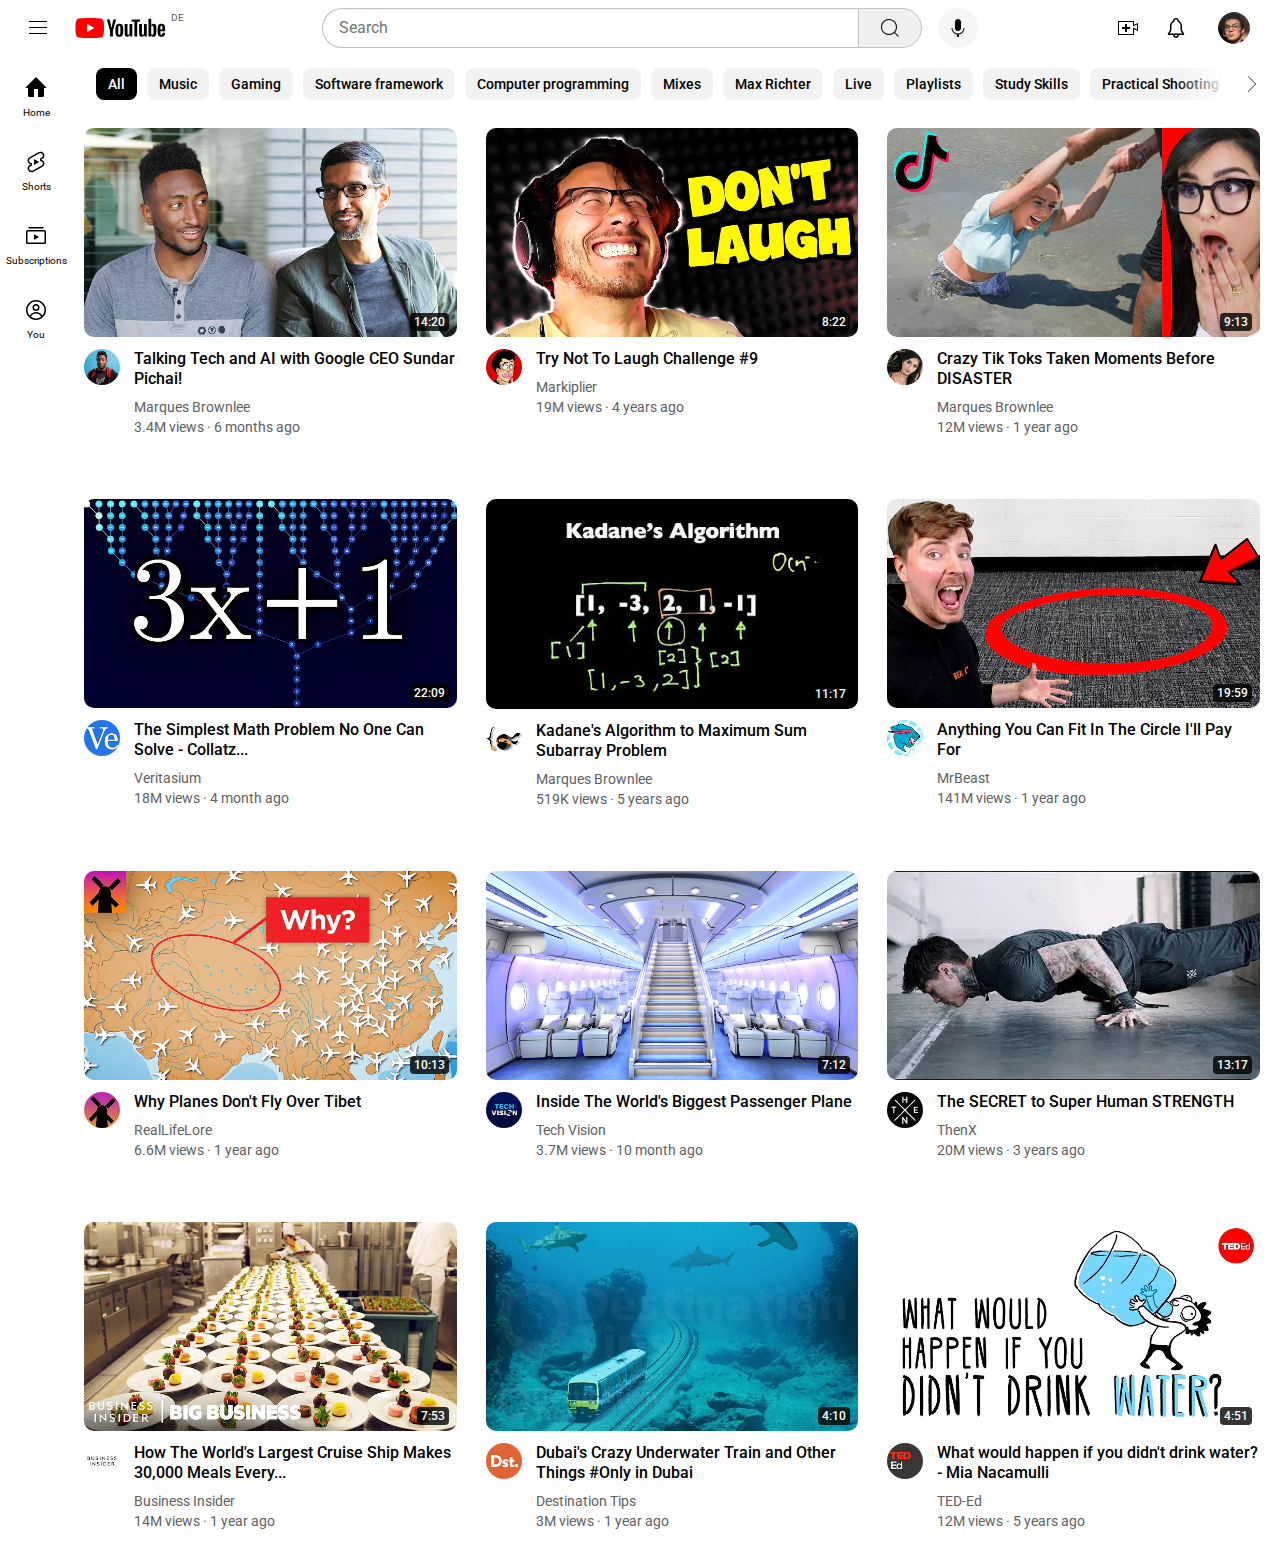
<file: youtube.html>
<!DOCTYPE html>
<html lang="en">
<head>
  <meta charset="UTF-8">
  <meta name="viewport" content="width=device-width, initial-scale=1.0">
  <title>Youtube.com Clone</title>

  <!-- Google Fonts -->
  <link rel="preconnect" href="https://fonts.googleapis.com">
  <link rel="preconnect" href="https://fonts.gstatic.com" crossorigin>
  <link href="https://fonts.googleapis.com/css2?family=Roboto:wght@400;500;700&display=swap" rel="stylesheet">

  <!-- Custom stylesheets -->
  <link rel="stylesheet" href="styles/general.css">
  <link rel="stylesheet" href="styles/header.css">
  <link rel="stylesheet" href="styles/video.css">
  <link rel="stylesheet" href="styles/sidebar.css">
  <link rel="stylesheet" href="styles/under.css">
</head>
<body>
  <header>
    <div class="header">
      <div class="left-section-container">
        <div class="left-section">
          <button id = "hamburger-button" class="hamburger-button">
            <div class="hamburger-icon">
              <svg class="svg-icons" xmlns = "http://www.w3.org/2000/svg" enable-background = "new 0 0 24px 24px" height = "24px" viewBox = "0 0 24px 24px" width="24px" focusable = "false" aria-hidden="true">
                <path d = "M21 6H3V5h18v1zm0 5H3v1h18v-1zm0 6H3v1h18v-1z"></path>
              </svg>
            </div>
          </button>
          <div class="youtube-logo-container">
            <img class="youtube-logo" src="icons/youtube-logo.svg">
            <span>DE</span>
          </div>
        </div>
      </div>
      <div class="middle-section">
        <div class="search-container">
          <div class="search-bar-container">
            <div class="search-bar-icon-hidden">
              <div class="search-bar-icon-inside">
                <svg class="svg-icons" xmlns="https://www.w3.org/2000/svg" fill="currentColor" height = "20" viewBox = "0 0 24 24" width = "20" focusable="false" aria-hidden = "true">
                  <path clip-rule = "evenodd" d="M16.296 16.996a8 8 0 11.707-.708l3.909 3.91-.707.707-3.909-3.909zM18 11a7 7 0 00-14 0 7 7 0 1014 0z" fill-rule = "evenodd"></path>
                </svg>
              </div>
            </div> 
            <input class="search-bar" type="text" placeholder="Search">
          </div>
          <button class="search-button">
            <div class="search-button-icon">
              <svg class="svg-icons" xmlns = "http://www.w3.org/2000/svg" enable-background = "new 0 0 24px 24px" height = "24px" viewBox = "0 0 24px 24px" width="24px" focusable = "false" aria-hidden="true">
                <path clip-rule = "evenodd" d = "M16.296 16.996a8 8 0 11.707-.708l3.909 3.91-.707.707-3.909-3.909zM18 11a7 7 0 00-14 0 7 7 0 1014 0z" rule = "evenodd"></path>
              </svg>
            </div>
            <div class="tooltip">Search</div>
          </button>
        </div>
        <div class="video-searh-button-container">
          <button id="voice-search-button">
            <img class="voice-search-icon" src="icons/voice-search-icon.svg">
            <div class="tooltip">Search with your voice</div>
          </button>
        </div>
        <!--Hidden buttons-->
        <div class="hidden-buttons">
          <div class="hidden-search-button-container">
            <button class="hidden-search-button">
              <img class="search-icon" src="icons/search.svg">
              <div class="tooltip">Search</div>
            </button>
          </div>
          <div class="hidden-voice-button-container">
            <button class="hidden-voice-button">
              <img class="voice-search-icon" src="icons/voice-search-icon.svg">
              <div class="tooltip">Search with your voice</div>
            </button>
          </div>
        </div>
      </div>

      <!-- Right side: Icons and profile -->
      <div class="right-section">
        <div class="buttons">
          <div class="video-button">
            <button id="videoUploadBtn">
              <div class="upload-icons vid">
                <svg class="svg-icons" xmlns="http://www.w3.org/2000/svg" height="24px" viewBox = "0 0 24px 24px" width="24px" focusable="false" aria-hidden="true">
                  <path d="M14 13h-3v3H9v-3H6v-2h3V8h2v3h3v2zm3-7H3v12h14v-6.39l4 1.83V8.56l-4 1.83V6m1-1v3.83L22 7v8l-4-1.83V19H2V5h16z"></path>
                </svg>
              </div>
            </button>
            <div class="tooltip">Create</div>
            <div id="dropdownMenu" class="dropdown-content">
              <a href="#">
                <div class="upload-icons">
                  <svg class="svg-icons" xmlns = "http://www.w3.org/2000/svg" enable-background = "new 0 0 24px 24px" height = "24px" viewBox = "0 0 24px 24px" width="24px" focusable = "false" aria-hidden="true">
                    <path d = "m10 8 6 4 -6 4 V8z m11 -5 v18 H3 V3h18z m-1 1 H4 v16 h16 V4z"></path>
                  </svg>
                </div>
                Upload video
              </a>
              <a href="#">
                <div class="upload-icons">
                  <svg class="svg-icons" xmlns = "http://www.w3.org/2000/svg" enable-background = "new 0 0 24px 24px" height = "24px" viewBox = "0 0 24px 24px" width="24px" focusable = "false" aria-hidden="true">
                    <g><path d = "M14 12c0 1.1-.9 2-2 2s-2-.9-2-2 .9-2 2-2 2 .9 2 2zM8.48 8.45l-.71-.7C6.68 8.83 6 10.34 6 12s.68 3.17 1.77 4.25l.71-.71C7.57 14.64 7 13.39 7 12s.57-2.64 1.48-3.55zm7.75-.7-.71.71c.91.9 1.48 2.15 1.48 3.54s-.57 2.64-1.48 3.55l.71.71C17.32 15.17 18 13.66 18 12s-.68-3.17-1.77-4.25zM5.65 5.63l-.7-.71C3.13 6.73 2 9.24 2 12s1.13 5.27 2.95 7.08l.71-.71C4.02 16.74 3 14.49 3 12s1.02-4.74 2.65-6.37zm13.4-.71-.71.71C19.98 7.26 21 9.51 21 12s-1.02 4.74-2.65 6.37l.71.71C20.87 17.27 22 14.76 22 12s-1.13-5.27-2.95-7.08z"></path></g>
                  </svg>
                </div>Go live
              </a>
              <a href="#">
                <div class="upload-icons">
                  <svg class="svg-icons" xmlns = "http://www.w3.org/2000/svg" enable-background = "new 0 0 24px 24px" height = "24px" viewBox = "0 0 24px 24px" width="24px" focusable = "false" aria-hidden="true">
                    <path d = "M15.01,7.34l1.64,1.64L8.64,17H6.99v-1.64L15.01,7.34 M15.01,5.92l-9.02,9.02V18h3.06l9.02-9.02L15.01,5.92L15.01,5.92z M17.91,4.43l1.67,1.67l-0.67,0.67L17.24,5.1L17.91,4.43 M17.91,3.02L15.83,5.1l3.09,3.09L21,6.11L17.91,3.02L17.91,3.02z M21,10h-1 v10H4V4h10V3H3v18h18V10z"></path>
                  </svg>
                </div>
                Create post
              </a>
          </div>
          </div> 
          <div class="notification-icon-container">
            <button id="notification-button">
              <div class="upload-icons notif">
                <svg class="svg-icons" xmlns="http://www.w3.org/2000/svg" height="24px" viewBox = "0 0 24px 24px" width="24px" focusable="false" aria-hidden="true">
                  <path clip-rule="evenodd" d="m13.497 4.898.053.8.694.4C15.596 6.878 16.5 8.334 16.5 10v2.892c0 .997.27 1.975.784 2.83L18.35 17.5H5.649l1.067-1.778c.513-.855.784-1.833.784-2.83V10c0-1.666.904-3.122 2.256-3.902l.694-.4.053-.8c.052-.78.703-1.398 1.497-1.398.794 0 1.445.618 1.497 1.398ZM6 10c0-2.224 1.21-4.165 3.007-5.201C9.11 3.236 10.41 2 12 2c1.59 0 2.89 1.236 2.993 2.799C16.79 5.835 18 7.776 18 10v2.892c0 .725.197 1.436.57 2.058l1.521 2.535c.4.667-.08 1.515-.857 1.515H15c0 .796-.316 1.559-.879 2.121-.562.563-1.325.879-2.121.879s-1.559-.316-2.121-.879C9.316 20.56 9 19.796 9 19H4.766c-.777 0-1.257-.848-.857-1.515L5.43 14.95c.373-.622.57-1.333.57-2.058V10Zm4.5 9c0 .398.158.78.44 1.06.28.282.662.44 1.06.44s.78-.158 1.06-.44c.282-.28.44-.662.44-1.06h-3Z" fill-rule="evenodd"></path>
                </svg>
              </div>
            </button>
            <div class="tooltip">Notifications</div>
            
            <div class="dropdown-notification-content">
              <div id="dropdown-notification-content1">
                <div class="dropdown-notification-header">
                  <h2>Notifications</h2>
                  <button class="notifications-settings">
                    <img class="settings-notifications-icon" src="icons/settings.svg">
                  </button>
                </div>
                <div class="dropdown-notification-main">
                  <div class="dropdown-notification-icon">
                    <img src="icons/notifications.svg">
                  </div>
                  <div class="dropdown-notification-text">
                    <div class="dropdown-notification-text1">
                      Your notifications live here
                    </div>
                    Subscribe to your favourite channels to receive notifications about their latest videos.
                  </div>
                </div>
              </div>
            </div>

          </div>
          <button class="user-picture-container" id="user-picture-container">
            <img class="current-user-picture" src="channel-pictures/my-channel.png">
          </button>

          <div class="user-dropdown-main-container">
            <div class="user-dropdown-header">
              <div class="user-dropdown-picture">
                <img class="user-picture" src="channel-pictures/my-channel.png">
              </div>
              <div class="user-header-info">
                <div>
                  Nurbakyt Amanbek
                </div>
                <div>
                  @nurbakytamanbek8120
                </div>
                <a class="view-channel">View your channel</a>
                
              </div>
            </div>
            <div class="user-dropdown-container">
              <div class="user-account">
                <div class="user-account-menu">
                  <div class="user-dropdown-icon">
                    <svg class="svg-icons" xmlns = "http://www.w3.org/2000/svg" viewBox = "0 0 24px 24px" focusable = "false" aria-hidden="true">
                      <path d = "M12 13.9v-3.72h9.36c.14.63.25 1.22.25 2.05 0 5.71-3.83 9.77-9.6 9.77C6.48 22 2 17.52 2 12S6.48 2 12 2c2.7 0 4.96.99 6.69 2.61l-2.84 2.76c-.72-.68-1.97-1.49-3.85-1.49-3.31 0-6.01 2.75-6.01 6.12s2.7 6.12 6.01 6.12c3.83 0 5.24-2.65 5.5-4.22H12z"></path>
                    </svg>
                  </div>
                  <div class="user-dropdown-text">
                    Google Account
                  </div>
                </div>
                <div class="user-account-menu right-gt">
                  <div class="user-dropdown-icon">
                    <svg class="svg-icons" xmlns = "http://www.w3.org/2000/svg" enable-background = "new 0 0 24px 24px" height = "24px" viewBox = "0 0 24px 24px" width="24px" focusable = "false" aria-hidden="true">
                      <path d = "M4 20h14v1H3V6h1v14zM6 3v15h15V3H6zm2.02 14c.36-2.13 1.93-4.1 5.48-4.1s5.12 1.97 5.48 4.1H8.02zM11 8.5a2.5 2.5 0 015 0 2.5 2.5 0 01-5 0zm3.21 3.43A3.507 3.507 0 0017 8.5C17 6.57 15.43 5 13.5 5S10 6.57 10 8.5c0 1.69 1.2 3.1 2.79 3.43-3.48.26-5.4 2.42-5.78 5.07H7V4h13v13h-.01c-.38-2.65-2.31-4.81-5.78-5.07z"></path>
                    </svg>
                  </div>
                  <div class="user-dropdown-text">
                    Switch account
                  </div>
                  <div class="spacer"></div>
                  <div class="user-dropdown-icon right-icon">
                    <svg class="svg-icons" xmlns = "http://www.w3.org/2000/svg" enable-background = "new 0 0 24px 24px" height = "24px" viewBox = "0 0 24px 24px" width="24px" focusable = "false" aria-hidden="true">
                      <path d = "m9.4 18.4-.7-.7 5.6-5.6-5.7-5.7.7-.7 6.4 6.4-6.3 6.3z"></path>
                    </svg>
                  </div>
                </div>
                <div class="user-account-menu">
                  <div class="user-dropdown-icon">
                    <svg class="svg-icons" xmlns = "http://www.w3.org/2000/svg" enable-background = "new 0 0 24px 24px" height = "24px" viewBox = "0 0 24px 24px" width="24px" focusable = "false" aria-hidden="true">
                      <path d = "M20 3v18H8v-1h11V4H8V3h12zm-8.9 12.1.7.7 4.4-4.4L11.8 7l-.7.7 3.1 3.1H3v1h11.3l-3.2 3.3z"></path>
                    </svg>
                  </div>
                  <div class="user-dropdown-text">
                    Sign out
                  </div>
                </div>
              </div>
              <div class="user-account">
                <div class="user-account-menu">
                  <div class="user-dropdown-icon">
                    <svg class="svg-icons" xmlns = "http://www.w3.org/2000/svg" enable-background = "new 0 0 24px 24px" height = "24px" viewBox = "0 0 24px 24px" width="24px" focusable = "false" aria-hidden="true">
                      <path d = "M10 9.35 15 12l-5 2.65ZM12 3a.73.73 0 00-.31.06L4.3 7.28a.79.79 0 00-.3.52v8.4a.79.79 0 00.3.52l7.39 4.22a.83.83 0 00.62 0l7.39-4.22a.79.79 0 00.3-.52V7.8a.79.79 0 00-.3-.52l-7.39-4.22A.73.73 0 0012 3m0-1a1.6 1.6 0 01.8.19l7.4 4.22A1.77 1.77 0 0121 7.8v8.4a1.77 1.77 0 01-.8 1.39l-7.4 4.22a1.78 1.78 0 01-1.6 0l-7.4-4.22A1.77 1.77 0 013 16.2V7.8a1.77 1.77 0 01.8-1.39l7.4-4.22A1.6 1.6 0 0112 2Zm0 4a.42.42 0 00-.17 0l-4.7 2.8a.59.59 0 00-.13.39v5.61a.65.65 0 00.13.37l4.7 2.8A.42.42 0 0012 18a.34.34 0 00.17 0l4.7-2.81a.56.56 0 00.13-.39V9.19a.62.62 0 00-.13-.37L12.17 6A.34.34 0 0012 6m0-1a1.44 1.44 0 01.69.17L17.39 8A1.46 1.46 0 0118 9.19v5.61a1.46 1.46 0 01-.61 1.2l-4.7 2.81A1.44 1.44 0 0112 19a1.4 1.4 0 01-.68-.17L6.62 16A1.47 1.47 0 016 14.8V9.19A1.47 1.47 0 016.62 8l4.7-2.8A1.4 1.4 0 0112 5Z"></path>
                    </svg>
                  </div>
                  <div class="user-dropdown-text">
                    YouTube Studio
                  </div>
                </div>
                <div class="user-account-menu">
                  <div class="user-dropdown-icon">
                    <svg class="svg-icons" xmlns = "http://www.w3.org/2000/svg" enable-background = "new 0 0 24px 24px" height = "24px" viewBox = "0 0 24px 24px" width="24px" focusable = "false" aria-hidden="true">
                      <path d = "M12 3c4.96 0 9 4.04 9 9s-4.04 9-9 9-9-4.04-9-9 4.04-9 9-9m0-1C6.48 2 2 6.48 2 12s4.48 10 10 10 10-4.48 10-10S17.52 2 12 2zm4 7V7h-3V5h-2v2h-1c-1.1 0-2 .9-2 2v2c0 1.1.9 2 2 2h4v2H8v2h3v2h2v-2h1c1.1 0 2-.9 2-2v-2c0-1.1-.9-2-2-2h-4V9h6z"></path>
                    </svg>
                  </div>
                  <div class="user-dropdown-text">
                    Purchase and memberships
                  </div>
                </div>
              </div>
              <div class="user-account">
                <div class="user-account-menu">
                  <div class="user-dropdown-icon">
                    <svg class="svg-icons" xmlns = "http://www.w3.org/2000/svg" enable-background = "new 0 0 24px 24px" height = "24px" viewBox = "0 0 24px 24px" width="24px" focusable = "false" aria-hidden="true">
                      <path d = "m12 3.06 7 3.21v4.84c0 1.3-.25 2.6-.75 3.86-.15.37-.33.76-.55 1.17-.15.27-.31.54-.48.81-1.32 2.01-3.17 3.42-5.23 3.98-2.06-.56-3.91-1.97-5.23-3.98-.17-.27-.33-.54-.48-.81-.22-.41-.4-.79-.55-1.17-.48-1.26-.73-2.56-.73-3.86V6.27l7-3.21m0-1.1L4 5.63v5.49c0 1.47.3 2.9.81 4.22.17.44.37.86.6 1.28.16.3.34.6.52.88 1.42 2.17 3.52 3.82 5.95 4.44l.12.02.12-.03c2.43-.61 4.53-2.26 5.95-4.43.19-.29.36-.58.52-.88.22-.41.43-.84.6-1.28.51-1.33.81-2.76.81-4.23V5.63l-8-3.67zm1.08 10.15c-.32-.06-.64-.11-.96-.12A2.997 2.997 0 0012 6a2.996 2.996 0 00-.12 5.99c-.32.01-.64.06-.96.12C8.64 12.58 7 14.62 7 17h10c0-2.38-1.64-4.42-3.92-4.89zM10 9c0-1.1.9-2 2-2s2 .9 2 2-.9 2-2 2-2-.9-2-2zm1.12 4.09c.37-.08.64-.11.88-.11s.51.03.88.11c1.48.3 2.63 1.46 3 2.91H8.12c.37-1.45 1.52-2.61 3-2.91z"></path>
                    </svg>
                  </div>
                  <div class="user-dropdown-text">
                    Your data in YouTube
                  </div>
                </div>
                <div class="user-account-menu right-gt">
                  <div class="user-dropdown-icon">
                    <svg class="svg-icons" xmlns = "http://www.w3.org/2000/svg" enable-background = "new 0 0 24px 24px" height = "24px" viewBox = "0 0 24px 24px" width="24px" focusable = "false" aria-hidden="true">
                      <path d = "M12 22C10.93 22 9.86998 21.83 8.83998 21.48L7.41998 21.01L8.83998 20.54C12.53 19.31 15 15.88 15 12C15 8.12 12.53 4.69 8.83998 3.47L7.41998 2.99L8.83998 2.52C9.86998 2.17 10.93 2 12 2C17.51 2 22 6.49 22 12C22 17.51 17.51 22 12 22ZM10.58 20.89C11.05 20.96 11.53 21 12 21C16.96 21 21 16.96 21 12C21 7.04 16.96 3 12 3C11.53 3 11.05 3.04 10.58 3.11C13.88 4.81 16 8.21 16 12C16 15.79 13.88 19.19 10.58 20.89Z"></path>
                    </svg>
                  </div>
                  <div class="user-dropdown-text">
                    Appearance: Light
                  </div>
                  
                  <div class="spacer"></div>
                  <div class="user-dropdown-icon right-icon">
                    <svg class="svg-icons" xmlns = "http://www.w3.org/2000/svg" enable-background = "new 0 0 24px 24px" height = "24px" viewBox = "0 0 24px 24px" width="24px" focusable = "false" aria-hidden="true">
                      <path d = "m9.4 18.4-.7-.7 5.6-5.6-5.7-5.7.7-.7 6.4 6.4-6.3 6.3z"></path>
                    </svg>
                  </div> 
        
                </div>
                <div class="user-account-menu right-gt">
                  <div class="user-dropdown-icon">
                    <svg class="svg-icons" xmlns = "http://www.w3.org/2000/svg" enable-background = "new 0 0 24px 24px" height = "24px" viewBox = "0 0 24px 24px" width="24px" focusable = "false" aria-hidden="true">
                      <path d = "M13.33 6c-1 2.42-2.22 4.65-3.57 6.52l2.98 2.94-.7.71-2.88-2.84c-.53.67-1.06 1.28-1.61 1.83l-3.19 3.19-.71-.71 3.19-3.19c.55-.55 1.08-1.16 1.6-1.83l-.16-.15c-1.11-1.09-1.97-2.44-2.49-3.9l.94-.34c.47 1.32 1.25 2.54 2.25 3.53l.05.05c1.2-1.68 2.29-3.66 3.2-5.81H2V5h6V3h1v2h7v1h-2.67zM22 21h-1l-1.49-4h-5.02L13 21h-1l4-11h2l4 11zm-2.86-5-1.86-5h-.56l-1.86 5h4.28z"></path>
                    </svg>
                  </div>
                  <div class="user-dropdown-text">
                    Language: British English
                  </div>
        
                  <div class="spacer"></div>
                  <div class="user-dropdown-icon right-icon">
                    <svg class="svg-icons" xmlns = "http://www.w3.org/2000/svg" enable-background = "new 0 0 24px 24px" height = "24px" viewBox = "0 0 24px 24px" width="24px" focusable = "false" aria-hidden="true">
                      <path d = "m9.4 18.4-.7-.7 5.6-5.6-5.7-5.7.7-.7 6.4 6.4-6.3 6.3z"></path>
                    </svg>
                  </div> 
        
                </div>
                <div class="user-account-menu right-gt">
                  <div class="user-dropdown-icon">
                    <svg class="svg-icons" xmlns = "http://www.w3.org/2000/svg" enable-background = "new 0 0 24px 24px" height = "24px" viewBox = "0 0 24px 24px" width="24px" focusable = "false" aria-hidden="true">
                      <path d = "M12 20.95Q8.975 20.075 6.987 17.312Q5 14.55 5 11.1V5.7L12 3.075L19 5.7V11.35Q18.775 11.275 18.5 11.2Q18.225 11.125 18 11.075V6.375L12 4.15L6 6.375V11.1Q6 12.575 6.438 13.938Q6.875 15.3 7.625 16.438Q8.375 17.575 9.413 18.425Q10.45 19.275 11.625 19.725L11.675 19.7Q11.8 20 11.975 20.288Q12.15 20.575 12.375 20.825Q12.275 20.85 12.188 20.888Q12.1 20.925 12 20.95ZM17 17Q17.625 17 18.062 16.562Q18.5 16.125 18.5 15.5Q18.5 14.875 18.062 14.438Q17.625 14 17 14Q16.375 14 15.938 14.438Q15.5 14.875 15.5 15.5Q15.5 16.125 15.938 16.562Q16.375 17 17 17ZM17 20Q17.8 20 18.438 19.65Q19.075 19.3 19.5 18.7Q18.925 18.35 18.3 18.175Q17.675 18 17 18Q16.325 18 15.7 18.175Q15.075 18.35 14.5 18.7Q14.925 19.3 15.562 19.65Q16.2 20 17 20ZM17 21Q15.325 21 14.163 19.837Q13 18.675 13 17Q13 15.325 14.163 14.162Q15.325 13 17 13Q18.675 13 19.837 14.162Q21 15.325 21 17Q21 18.675 19.837 19.837Q18.675 21 17 21ZM12 11.95Q12 11.95 12 11.95Q12 11.95 12 11.95Q12 11.95 12 11.95Q12 11.95 12 11.95Q12 11.95 12 11.95Q12 11.95 12 11.95Q12 11.95 12 11.95Q12 11.95 12 11.95Q12 11.95 12 11.95Q12 11.95 12 11.95Z"></path>
                    </svg>
                  </div>
                  <div class="user-dropdown-text">
                    Restricted Mode: Off
                  </div>
        
                  <div class="spacer"></div>
                  <div class="user-dropdown-icon right-icon">
                    <svg class="svg-icons" xmlns = "http://www.w3.org/2000/svg" enable-background = "new 0 0 24px 24px" height = "24px" viewBox = "0 0 24px 24px" width="24px" focusable = "false" aria-hidden="true">
                      <path d = "m9.4 18.4-.7-.7 5.6-5.6-5.7-5.7.7-.7 6.4 6.4-6.3 6.3z"></path>
                    </svg>
                  </div> 
        
                </div>
                <div class="user-account-menu right-gt">
                  <div class="user-dropdown-icon">
                    <svg class="svg-icons" xmlns = "http://www.w3.org/2000/svg" enable-background = "new 0 0 24px 24px" height = "24px" viewBox = "0 0 24px 24px" width="24px" focusable = "false" aria-hidden="true">
                      <path d = "M11.99 1.98C6.46 1.98 1.98 6.47 1.98 12s4.48 10.02 10.01 10.02c5.54 0 10.03-4.49 10.03-10.02S17.53 1.98 11.99 1.98zM8.86 14.5c-.16-.82-.25-1.65-.25-2.5 0-.87.09-1.72.26-2.55h6.27c.17.83.26 1.68.26 2.55 0 .85-.09 1.68-.25 2.5H8.86zm6.03 1c-.54 1.89-1.52 3.64-2.89 5.15-1.37-1.5-2.35-3.25-2.89-5.15h5.78zM9.12 8.45c.54-1.87 1.52-3.61 2.88-5.1 1.36 1.49 2.34 3.22 2.88 5.1H9.12zm7.03 1h4.5c.24.81.37 1.66.37 2.55 0 .87-.13 1.71-.36 2.5h-4.51c.15-.82.24-1.65.24-2.5 0-.87-.09-1.72-.24-2.55zm4.14-1h-4.38c-.53-1.97-1.47-3.81-2.83-5.4 3.25.4 5.96 2.51 7.21 5.4zm-9.37-5.4c-1.35 1.59-2.3 3.43-2.83 5.4H3.71c1.24-2.9 3.96-5.01 7.21-5.4zm-7.57 6.4h4.5c-.15.83-.24 1.68-.24 2.55 0 .85.09 1.68.24 2.5H3.34c-.23-.79-.36-1.63-.36-2.5 0-.89.13-1.74.37-2.55zm.34 6.05h4.39c.52 1.99 1.48 3.85 2.84 5.45-3.27-.39-6-2.53-7.23-5.45zm9.4 5.45c1.36-1.6 2.32-3.46 2.84-5.45h4.39c-1.24 2.92-3.97 5.05-7.23 5.45z"></path>
                    </svg>
                  </div>
                  <div class="user-dropdown-text">
                    Location: Germany
                  </div>
        
                  <div class="spacer"></div>
                  <div class="user-dropdown-icon right-icon">
                    <svg class="svg-icons" xmlns = "http://www.w3.org/2000/svg" enable-background = "new 0 0 24px 24px" height = "24px" viewBox = "0 0 24px 24px" width="24px" focusable = "false" aria-hidden="true">
                      <path d = "m9.4 18.4-.7-.7 5.6-5.6-5.7-5.7.7-.7 6.4 6.4-6.3 6.3z"></path>
                    </svg>
                  </div> 
        
                </div>
                <div class="user-account-menu">
                  <div class="user-dropdown-icon">
                    <svg class="svg-icons" xmlns = "http://www.w3.org/2000/svg" enable-background = "new 0 0 24px 24px" height = "24px" viewBox = "0 0 24px 24px" width="24px" focusable = "false" aria-hidden="true">
                      <path d = "M16 16H8v-2h8v2zm0-5h-2v2h2v-2zm3 0h-2v2h2v-2zm-6 0h-2v2h2v-2zm-3 0H8v2h2v-2zm-3 0H5v2h2v-2zm9-3h-2v2h2V8zm3 0h-2v2h2V8zm-6 0h-2v2h2V8zm-3 0H8v2h2V8zM7 8H5v2h2V8zm15-3v14H2V5h20zm-1 1H3v12h18V6z"></path>
                    </svg>
                  </div>
                  <div class="user-dropdown-text">
                    Keyboard shortcuts
                  </div>
                </div>
              </div>
              <div class="user-account">
                <div class="user-account-menu">
                  <div class="user-dropdown-icon">
                    <svg class="svg-icons" xmlns = "http://www.w3.org/2000/svg" enable-background = "new 0 0 24px 24px" height = "24px" viewBox = "0 0 24px 24px" width="24px" focusable = "false" aria-hidden="true">
                      <path clip-rule="evenodd" d = "m14.302 6.457-.668-.278L12.87 3.5h-1.737l-.766 2.68-.668.277c-.482.2-.934.463-1.344.778l-.575.44-2.706-.677-.868 1.504 1.938 2.003-.093.716c-.033.255-.05.514-.05.779 0 .264.017.524.05.779l.093.716-1.938 2.003.868 1.504 2.706-.677.575.44c.41.315.862.577 1.344.778l.668.278.766 2.679h1.737l.765-2.68.668-.277c.483-.2.934-.463 1.345-.778l.574-.44 2.706.677.869-1.504-1.938-2.003.092-.716c.033-.255.05-.514.05-.779 0-.264-.017-.524-.05-.779l-.092-.716 1.938-2.003-.869-1.504-2.706.677-.574-.44c-.41-.315-.862-.577-1.345-.778Zm4.436.214Zm-3.86-1.6-.67-2.346c-.123-.429-.516-.725-.962-.725h-2.492c-.446 0-.838.296-.961.725l-.67 2.347c-.605.251-1.17.58-1.682.972l-2.37-.593c-.433-.108-.885.084-1.108.47L2.717 8.08c-.223.386-.163.874.147 1.195l1.698 1.755c-.04.318-.062.642-.062.971 0 .329.021.653.062.97l-1.698 1.756c-.31.32-.37.809-.147 1.195l1.246 2.158c.223.386.675.578 1.109.47l2.369-.593c.512.393 1.077.72 1.681.972l.67 2.347c.124.429.516.725.962.725h2.492c.446 0 .839-.296.961-.725l.67-2.347c.605-.251 1.17-.58 1.682-.972l2.37.593c.433.108.885-.084 1.109-.47l1.245-2.158c.223-.386.163-.874-.147-1.195l-1.698-1.755c.04-.318.062-.642.062-.971 0-.329-.021-.653-.062-.97l1.698-1.756c.31-.32.37-.809.147-1.195L20.038 5.92c-.224-.386-.676-.578-1.11-.47l-2.369.593c-.512-.393-1.077-.72-1.681-.972ZM15.5 12c0 1.933-1.567 3.5-3.5 3.5S8.5 13.933 8.5 12s1.567-3.5 3.5-3.5 3.5 1.567 3.5 3.5ZM14 12c0 1.105-.895 2-2 2s-2-.895-2-2 .895-2 2-2 2 .895 2 2Z" fill-rule="evenodd"></path>
                    </svg>
                  </div>
                  <div class="user-dropdown-text">
                    Settings
                  </div>
                </div>
              </div>
              <div class="user-account">
                <div class="user-account-menu">
                  <div class="user-dropdown-icon">
                    <svg class="svg-icons" xmlns = "http://www.w3.org/2000/svg" enable-background = "new 0 0 24px 24px" height = "24px" viewBox = "0 0 24px 24px" width="24px" focusable = "false" aria-hidden="true">
                      <path d = "M15.36 9.96c0 1.09-.67 1.67-1.31 2.24-.53.47-1.03.9-1.16 1.6l-.04.2H11.1l.03-.28c.14-1.17.8-1.76 1.47-2.27.52-.4 1.01-.77 1.01-1.49 0-.51-.23-.97-.63-1.29-.4-.31-.92-.42-1.42-.29-.59.15-1.05.67-1.19 1.34l-.05.28H8.57l.06-.42c.2-1.4 1.15-2.53 2.42-2.87 1.05-.29 2.14-.08 2.98.57.85.64 1.33 1.62 1.33 2.68zM12 18c.55 0 1-.45 1-1s-.45-1-1-1-1 .45-1 1 .45 1 1 1zm0-15c-4.96 0-9 4.04-9 9s4.04 9 9 9 9-4.04 9-9-4.04-9-9-9m0-1c5.52 0 10 4.48 10 10s-4.48 10-10 10S2 17.52 2 12 6.48 2 12 2z"></path>
                    </svg>
                  </div>
                  <div class="user-dropdown-text">
                    Help
                  </div>
                </div>
                <div class="user-account-menu">
                  <div class="user-dropdown-icon">
                    <svg class="svg-icons" xmlns = "http://www.w3.org/2000/svg" enable-background = "new 0 0 24px 24px" height = "24px" viewBox = "0 0 24px 24px" width="24px" focusable = "false" aria-hidden="true">
                      <path d = "M13 14h-2v-2h2v2zm0-9h-2v6h2V5zm6-2H5v16.59l3.29-3.29.3-.3H19V3m1-1v15H9l-5 5V2h16z"></path>
                    </svg>
                  </div>
                  <div class="user-dropdown-text">
                    Send feedback
                  </div>
                </div>
              </div>
            </div>
          </div>
        </div>
      </div>
    </div>
  </header>

  <nav>
    <div class="sidebar">
    <div class="sidebar-link">
      <a class="home" href="#">
        <div class="upload-side-icons">
          <svg class="svg-icons" xmlns = "http://www.w3.org/2000/svg" enable-background = "new 0 0 24px 24px" height = "24px" viewBox = "0 0 24px 24px" width="24px" focusable = "false" aria-hidden="true">
            <path clip-rule="evenodd" d = "M22.146 11.146a.5.5 0 01-.353.854H20v7.5a1.5 1.5 0 01-1.5 1.5H14v-8h-4v8H5.5A1.5 1.5 0 014 19.5V12H2.207a.5.5 0 01-.353-.854L12 1l10.146 10.146Z" fill-rule="evenodd"></path>
          </svg>
        </div>
      </a>
      <div class="sidebar-text">Home</div>
    </div>
    <div class="sidebar-link">
      <a class="shorts" href="#">
        <div class="upload-side-icons">
          <svg class="svg-icons" xmlns = "http://www.w3.org/2000/svg" enable-background = "new 0 0 24px 24px" height = "24px" viewBox = "0 0 24px 24px" width="24px" focusable = "false" aria-hidden="true">
            <path clip-rule="evenodd" d = "m7.61 15.719.392-.22v-2.24l-.534-.228-.942-.404c-.869-.372-1.4-1.15-1.446-1.974-.047-.823.39-1.642 1.203-2.097h.001L15.13 3.59c1.231-.689 2.785-.27 3.466.833.652 1.058.313 2.452-.879 3.118l-1.327.743-.388.217v2.243l.53.227.942.404c.869.372 1.4 1.15 1.446 1.974.047.823-.39 1.642-1.203 2.097l-.002.001-8.845 4.964-.001.001c-1.231.688-2.784.269-3.465-.834-.652-1.058-.313-2.451.879-3.118l1.327-.742Zm1.993 6.002c-1.905 1.066-4.356.46-5.475-1.355-1.057-1.713-.548-3.89 1.117-5.025a4.14 4.14 0 01.305-.189l1.327-.742-.942-.404a4.055 4.055 0 01-.709-.391c-.963-.666-1.578-1.718-1.644-2.877-.08-1.422.679-2.77 1.968-3.49l8.847-4.966c1.905-1.066 4.356-.46 5.475 1.355 1.057 1.713.548 3.89-1.117 5.025a4.074 4.074 0 01-.305.19l-1.327.742.942.403c.253.109.49.24.709.392.963.666 1.578 1.717 1.644 2.876.08 1.423-.679 2.77-1.968 3.491l-8.847 4.965ZM10 14.567a.25.25 0 00.374.217l4.45-2.567a.25.25 0 000-.433l-4.45-2.567a.25.25 0 00-.374.216v5.134Z" fill-rule="evenodd"></path>
          </svg>
        </div>
      </a>
      <div class="sidebar-text">Shorts</div>
    </div>
    <div class="sidebar-link">
      <a class="subscriptions" href="#">
        <div class="upload-side-icons">
          <svg class="svg-icons" xmlns = "http://www.w3.org/2000/svg" enable-background = "new 0 0 24px 24px" height = "24px" viewBox = "0 0 24px 24px" width="24px" focusable = "false" aria-hidden="true">
            <path clip-rule="evenodd" d = "M4 4.5A1.5 1.5 0 015.5 3h13A1.5 1.5 0 0120 4.5H4Zm16.5 3h-17v11h17v-11ZM3.5 6A1.5 1.5 0 002 7.5v11A1.5 1.5 0 003.5 20h17a1.5 1.5 0 001.5-1.5v-11A1.5 1.5 0 0020.5 6h-17Zm7.257 4.454a.5.5 0 00-.757.43v4.233a.5.5 0 00.757.429L15 13l-4.243-2.546Z" fill-rule="evenodd"></path>
          </svg>
        </div>
      </a>
      <div class="sidebar-text">Subscriptions</div>
    </div>
    <div class="sidebar-link">
      <a class="subscriptions" href="#">
        <div class="upload-side-icons">
          <svg class="svg-icons" xmlns = "http://www.w3.org/2000/svg" enable-background = "new 0 0 24px 24px" height = "24px" viewBox = "0 0 24px 24px" width="24px" focusable = "false" aria-hidden="true">
            <path clip-rule="evenodd" d = "M12 20.5c1.894 0 3.643-.62 5.055-1.666a5.5 5.5 0 00-10.064-.105.755.755 0 01-.054.099A8.462 8.462 0 0012 20.5Zm4.079-5.189a7 7 0 012.142 2.48 8.5 8.5 0 10-12.443 0 7 7 0 0110.3-2.48ZM12 22c5.523 0 10-4.477 10-10S17.523 2 12 2 2 6.477 2 12s4.477 10 10 10Zm2-12.5a2 2 0 11-4 0 2 2 0 014 0Zm1.5 0a3.5 3.5 0 11-7 0 3.5 3.5 0 017 0Z" fill-rule="evenodd"></path>
          </svg>
        </div>
      </a>
      <div class="sidebar-text">You</div>
    </div>

    <div class="overlay" id="overlay"></div>

    <div class="left-menu-container" id="left-menu-container"> 
      <div class="left-sidebar-section">
        <button id = "hamburger-button" class="hamburger-button">
          <div class="hamburger-icon">
            <svg class="svg-icons" xmlns = "http://www.w3.org/2000/svg" enable-background = "new 0 0 24px 24px" height = "24px" viewBox = "0 0 24px 24px" width="24px" focusable = "false" aria-hidden="true">
              <path d = "M21 6H3V5h18v1zm0 5H3v1h18v-1zm0 6H3v1h18v-1z"></path>
            </svg>
          </div>
        </button>
        <div class="youtube-logo-container">
          <img class="youtube-logo" src="icons/youtube-logo.svg">
          <span>DE</span>
        </div>
      </div>
      
      <div class="left-menu-under">
        <div class="left-menu-block">
          <div class="left-menu-list">
            <div class="user-dropdown-icon">
              <svg class="svg-icons" xmlns = "http://www.w3.org/2000/svg" viewBox = "0 0 24px 24px" focusable = "false" aria-hidden="true">
                <path clip-rule="evenodd" d = "M22.146 11.146a.5.5 0 01-.353.854H20v7.5a1.5 1.5 0 01-1.5 1.5H14v-8h-4v8H5.5A1.5 1.5 0 014 19.5V12H2.207a.5.5 0 01-.353-.854L12 1l10.146 10.146Z" fill-rule="evenodd"></path>
              </svg>
            </div>
            <div class="user-dropdown-text left-text">
              Home
            </div>
          </div>
          <div class="left-menu-list">
            <div class="user-dropdown-icon">
              <svg class="svg-icons" xmlns = "http://www.w3.org/2000/svg" viewBox = "0 0 24px 24px" focusable = "false" aria-hidden="true">
                <path clip-rule="evenodd" d = "m7.61 15.719.392-.22v-2.24l-.534-.228-.942-.404c-.869-.372-1.4-1.15-1.446-1.974-.047-.823.39-1.642 1.203-2.097h.001L15.13 3.59c1.231-.689 2.785-.27 3.466.833.652 1.058.313 2.452-.879 3.118l-1.327.743-.388.217v2.243l.53.227.942.404c.869.372 1.4 1.15 1.446 1.974.047.823-.39 1.642-1.203 2.097l-.002.001-8.845 4.964-.001.001c-1.231.688-2.784.269-3.465-.834-.652-1.058-.313-2.451.879-3.118l1.327-.742Zm1.993 6.002c-1.905 1.066-4.356.46-5.475-1.355-1.057-1.713-.548-3.89 1.117-5.025a4.14 4.14 0 01.305-.189l1.327-.742-.942-.404a4.055 4.055 0 01-.709-.391c-.963-.666-1.578-1.718-1.644-2.877-.08-1.422.679-2.77 1.968-3.49l8.847-4.966c1.905-1.066 4.356-.46 5.475 1.355 1.057 1.713.548 3.89-1.117 5.025a4.074 4.074 0 01-.305.19l-1.327.742.942.403c.253.109.49.24.709.392.963.666 1.578 1.717 1.644 2.876.08 1.423-.679 2.77-1.968 3.491l-8.847 4.965ZM10 14.567a.25.25 0 00.374.217l4.45-2.567a.25.25 0 000-.433l-4.45-2.567a.25.25 0 00-.374.216v5.134Z" fill-rule="evenodd"></path>
              </svg>
            </div>
            <div class="user-dropdown-text left-text">
              Shorts
            </div>
          </div>
          <div class="left-menu-list">
            <div class="user-dropdown-icon">
              <svg class="svg-icons" xmlns = "http://www.w3.org/2000/svg" viewBox = "0 0 24px 24px" focusable = "false" aria-hidden="true">
                <path clip-rule="evenodd" d = "M4 4.5A1.5 1.5 0 015.5 3h13A1.5 1.5 0 0120 4.5H4Zm16.5 3h-17v11h17v-11ZM3.5 6A1.5 1.5 0 002 7.5v11A1.5 1.5 0 003.5 20h17a1.5 1.5 0 001.5-1.5v-11A1.5 1.5 0 0020.5 6h-17Zm7.257 4.454a.5.5 0 00-.757.43v4.233a.5.5 0 00.757.429L15 13l-4.243-2.546Z" fill-rule="evenodd"></path>
              </svg>
            </div>
            <div class="user-dropdown-text left-text">
              Subscriptions
            </div>
          </div>
        </div>
        <div class="left-menu-block">
          <div class="left-menu-head">
            <div class="block-header">You</div>
            <span class="width: 16px; height: 16px;display: flex; align-items: center; justify-content: center">
              <div class="left-icon">
                <svg class="svg-icons" xmlns = "http://www.w3.org/2000/svg" height = "16px" viewBox = "0 0 16px 16px" width="16px" focusable = "false" aria-hidden="true">
                  <path d = "M4.97 12.65 9.62 8 4.97 3.35l.71-.71L11.03 8l-5.35 5.35-.71-.7z"></path>
                </svg>
              </div>
            </span> 
          </div>
          <div class="left-menu-list">
            <div class="user-dropdown-icon">
              <svg class="svg-icons" xmlns = "http://www.w3.org/2000/svg" viewBox = "0 0 24px 24px" focusable = "false" aria-hidden="true">
                <path clip-rule="evenodd" d = "M14.203 4.83c-1.74-.534-3.614-.418-5.274.327-1.354.608-2.49 1.6-3.273 2.843H8.25c.414 0 .75.336.75.75s-.336.75-.75.75H3V4.25c0-.414.336-.75.75-.75s.75.336.75.75v2.775c.935-1.41 2.254-2.536 3.815-3.236 1.992-.894 4.241-1.033 6.328-.392 2.088.641 3.87 2.02 5.017 3.878 1.146 1.858 1.578 4.07 1.215 6.223-.364 2.153-1.498 4.1-3.19 5.48-1.693 1.379-3.83 2.095-6.012 2.016-2.182-.08-4.26-.949-5.849-2.447-1.588-1.499-2.578-3.523-2.784-5.697-.039-.412.264-.778.676-.817.412-.04.778.263.818.675.171 1.812.996 3.499 2.32 4.748 1.323 1.248 3.055 1.973 4.874 2.04 1.818.065 3.598-.532 5.01-1.681 1.41-1.15 2.355-2.773 2.657-4.567.303-1.794-.056-3.637-1.012-5.186-.955-1.548-2.44-2.697-4.18-3.231ZM12.75 7.5c0-.414-.336-.75-.75-.75s-.75.336-.75.75v4.886l.314.224 3.5 2.5c.337.241.806.163 1.046-.174.241-.337.163-.806-.174-1.046l-3.186-2.276V7.5Z" fill-rule="evenodd"></path>
              </svg>
            </div>
            <div class="user-dropdown-text left-text">
              History
            </div>
          </div>
          <div class="left-menu-list">
            <div class="user-dropdown-icon">
              <svg class="svg-icons" xmlns = "http://www.w3.org/2000/svg" viewBox = "0 0 24px 24px" focusable = "false" aria-hidden="true">
                <path clip-rule="evenodd" d = "M3.75 5c-.414 0-.75.336-.75.75s.336.75.75.75h16.5c.414 0 .75-.336.75-.75S20.664 5 20.25 5H3.75Zm0 4c-.414 0-.75.336-.75.75s.336.75.75.75h16.5c.414 0 .75-.336.75-.75S20.664 9 20.25 9H3.75Zm0 4c-.414 0-.75.336-.75.75s.336.75.75.75h8.5c.414 0 .75-.336.75-.75s-.336-.75-.75-.75h-8.5Zm8.5 4c.414 0 .75.336.75.75s-.336.75-.75.75h-8.5c-.414 0-.75-.336-.75-.75s.336-.75.75-.75h8.5Zm3.498-3.572c-.333-.191-.748.05-.748.434v6.276c0 .384.415.625.748.434L22 17l-6.252-3.572Z" fill-rule="evenodd"></path>
              </svg>
            </div>
            <div class="user-dropdown-text left-text">
              Playlists
            </div>
          </div>
          <div class="left-menu-list">
            <div class="user-dropdown-icon">
              <svg class="svg-icons" xmlns = "http://www.w3.org/2000/svg" viewBox = "0 0 24px 24px" focusable = "false" aria-hidden="true">
                <path clip-rule="evenodd" d = "M3.5 5.5h17v13h-17v-13ZM2 5.5C2 4.672 2.672 4 3.5 4h17c.828 0 1.5.672 1.5 1.5v13c0 .828-.672 1.5-1.5 1.5h-17c-.828 0-1.5-.672-1.5-1.5v-13Zm7.748 2.927c-.333-.19-.748.05-.748.435v6.276c0 .384.415.625.748.434L16 12 9.748 8.427Z" fill-rule="evenodd"></path>
              </svg>
            </div>
            <div class="user-dropdown-text left-text">
              Your videos
            </div>
          </div>
          <div class="left-menu-list">
            <div class="user-dropdown-icon">
              <svg class="svg-icons" xmlns = "http://www.w3.org/2000/svg" viewBox = "0 0 24px 24px" focusable = "false" aria-hidden="true">
                <path clip-rule="evenodd" d = "M20.5 12c0 4.694-3.806 8.5-8.5 8.5S3.5 16.694 3.5 12 7.306 3.5 12 3.5s8.5 3.806 8.5 8.5Zm1.5 0c0 5.523-4.477 10-10 10S2 17.523 2 12 6.477 2 12 2s10 4.477 10 10Zm-9.25-5c0-.414-.336-.75-.75-.75s-.75.336-.75.75v5.375l.3.225 4 3c.331.248.802.181 1.05-.15.248-.331.181-.801-.15-1.05l-3.7-2.775V7Z" fill-rule="evenodd"></path>
              </svg>
            </div>
            <div class="user-dropdown-text left-text">
              Watch Later
            </div>
          </div>
          <div class="left-menu-list">
            <div class="user-dropdown-icon">
              <svg class="svg-icons" xmlns = "http://www.w3.org/2000/svg" viewBox = "0 0 24px 24px" focusable = "false" aria-hidden="true">
                <path clip-rule="evenodd" d = "M14.813 5.018 14.41 6.5 14 8h5.192c.826 0 1.609.376 2.125 1.022.711.888.794 2.125.209 3.101L21 13l.165.413c.519 1.296.324 2.769-.514 3.885l-.151.202v.5c0 1.657-1.343 3-3 3H5c-1.105 0-2-.895-2-2v-8c0-1.105.895-2 2-2h2v.282c0-.834.26-1.647.745-2.325L12 1l1.1.472c1.376.59 2.107 2.103 1.713 3.546ZM7 10.5H5c-.276 0-.5.224-.5.5v8c0 .276.224.5.5.5h2v-9Zm10.5 9h-9V9.282c0-.521.163-1.03.466-1.453l3.553-4.975c.682.298 1.043 1.051.847 1.77l-.813 2.981c-.123.451-.029.934.255 1.305.284.372.725.59 1.192.59h5.192c.37 0 .722.169.954.459.32.399.357.954.094 1.393l-.526.876c-.241.402-.28.894-.107 1.33l.165.412c.324.81.203 1.73-.32 2.428l-.152.202c-.195.26-.3.575-.3.9v.5c0 .828-.672 1.5-1.5 1.5Z" fill-rule="evenodd"></path>
              </svg>
            </div>
            <div class="user-dropdown-text left-text">
              Liked videos
            </div>
          </div>
        </div>
        <div class="left-menu-block">
          <div class="left-menu-head">
            <div class="block-header">Explore</div>
          </div>
            
          <div class="left-menu-list">
            <div class="user-dropdown-icon">
              <svg class="svg-icons" xmlns = "http://www.w3.org/2000/svg" viewBox = "0 0 24px 24px" focusable = "false" aria-hidden="true">
                <path clip-rule="evenodd" d = "m14 2-1.5.886-5.195 3.07C4.637 7.533 3 10.401 3 13.5c0 4.694 3.806 8.5 8.5 8.5s8.5-3.806 8.5-8.5V1l-1.5 1-3 2L14 5V2ZM8.068 7.248l4.432-2.62v3.175l2.332-1.555L18.5 3.803V13.5c0 3.866-3.134 7-7 7s-7-3.134-7-7c0-2.568 1.357-4.946 3.568-6.252ZM9 15c0-1.226.693-2.346 1.789-2.894L15 10v5c0 1.657-1.343 3-3 3s-3-1.343-3-3Z" fill-rule="evenodd"></path>
              </svg>
            </div>
            <div class="user-dropdown-text left-text">
              Trending
            </div>
          </div>
          <div class="left-menu-list">
            <div class="user-dropdown-icon">
              <svg class="svg-icons" xmlns = "http://www.w3.org/2000/svg" viewBox = "0 0 24px 24px" focusable = "false" aria-hidden="true">
                <path clip-rule="evenodd" d = "M19 3c0-.271-.146-.521-.383-.654-.237-.133-.527-.127-.758.014l-9 5.5c-.223.136-.359.379-.359.64v7.901C8.059 16.146 7.546 16 7 16c-1.657 0-3 1.343-3 3s1.343 3 3 3 3-1.343 3-3v-7.08l7.5-4.583v6.064c-.441-.255-.954-.401-1.5-.401-1.657 0-3 1.343-3 3s1.343 3 3 3 3-1.343 3-3V3Zm-1.5 13c0-.828-.672-1.5-1.5-1.5s-1.5.672-1.5 1.5.672 1.5 1.5 1.5 1.5-.672 1.5-1.5Zm-9 3c0-.828-.672-1.5-1.5-1.5s-1.5.672-1.5 1.5.672 1.5 1.5 1.5 1.5-.672 1.5-1.5Zm9-13.42L10 10.162V8.92l7.5-4.584V5.58Z" fill-rule="evenodd"></path>
              </svg>
            </div>
            <div class="user-dropdown-text left-text">
              Music
            </div>
          </div>
          <div class="left-menu-list">
            <div class="user-dropdown-icon">
              <svg class="svg-icons" xmlns = "http://www.w3.org/2000/svg" viewBox = "0 0 24px 24px" focusable = "false" aria-hidden="true">
                <path clip-rule="evenodd" d = "m3.116 5.998 16.79-2.66.157.988-16.79 2.66-.157-.988Zm-1.481.235c-.13-.819.428-1.587 1.247-1.717l16.79-2.659c.819-.13 1.587.429 1.716 1.247l.157.988.234 1.481-1.481.235L6.463 7.999H22v11.5c0 .829-.672 1.5-1.5 1.5h-17c-.828 0-1.5-.671-1.5-1.5V8.539L1.79 7.22l-.156-.987Zm7.698 3.266h-2L9 11.999H6l-1.667-2.5H3.5v10h17v-10h-3.167L19 12h-3l-1.667-2.501h-2L14 12h-3L9.333 9.499Z" fill-rule="evenodd"></path>
              </svg>
            </div>
            <div class="user-dropdown-text left-text">
              Movies & TV
            </div>
          </div>
          <div class="left-menu-list">
            <div class="user-dropdown-icon">
              <svg class="svg-icons" xmlns = "http://www.w3.org/2000/svg" viewBox = "0 0 24px 24px" focusable = "false" aria-hidden="true">
                <path clip-rule="evenodd" d = "M5.636 5.636c.293-.293.293-.768 0-1.06-.293-.294-.768-.294-1.06 0-.976.974-1.75 2.132-2.277 3.406C1.772 9.256 1.5 10.622 1.5 12c0 1.379.272 2.744.8 4.018.527 1.274 1.3 2.432 2.275 3.407.293.293.768.293 1.061 0 .293-.293.293-.768 0-1.061-.836-.836-1.499-1.828-1.95-2.92C3.232 14.352 3 13.182 3 12s.233-2.352.685-3.444c.452-1.092 1.115-2.084 1.951-2.92Zm2.828 1.768c.293.292.293.767 0 1.06-.464.464-.832 1.016-1.083 1.622C7.129 10.693 7 11.343 7 12c0 .656.13 1.306.38 1.913.252.607.62 1.158 1.084 1.622.293.293.293.768 0 1.06-.292.294-.767.294-1.06 0-.604-.603-1.083-1.32-1.41-2.108C5.669 13.7 5.5 12.853 5.5 12c0-.854.168-1.7.495-2.488.326-.788.805-1.505 1.409-2.108.293-.293.768-.293 1.06 0Zm7.072 0c.292-.293.767-.293 1.06 0C17.816 8.623 18.5 10.276 18.5 12c0 1.724-.685 3.377-1.904 4.596-.293.293-.768.293-1.06 0-.293-.293-.293-.768 0-1.06C16.473 14.597 17 13.325 17 12s-.527-2.598-1.464-3.536c-.293-.293-.293-.768 0-1.06Zm2.828-2.829c.293-.293.768-.293 1.06 0C21.395 6.545 22.5 9.215 22.5 12s-1.106 5.456-3.075 7.425c-.293.293-.768.293-1.061 0-.293-.293-.293-.768 0-1.061C20.052 16.676 21 14.387 21 12s-.948-4.676-2.636-6.364c-.293-.293-.293-.768 0-1.06ZM12 14c1.105 0 2-.895 2-2 0-1.104-.895-2-2-2s-2 .896-2 2c0 1.105.895 2 2 2Z" fill-rule="evenodd"></path>
              </svg>
            </div>
            <div class="user-dropdown-text left-text">
              Live
            </div>
          </div>
          <div class="left-menu-list">
            <div class="user-dropdown-icon">
              <svg class="svg-icons" xmlns = "http://www.w3.org/2000/svg" viewBox = "0 0 24px 24px" focusable = "false" aria-hidden="true">
                <path clip-rule="evenodd" d = "m12 7.75-.772-.464-4.186-2.511L2.5 7.803v6.307L12 19.29l9.5-5.181V7.803l-4.542-3.028-4.186 2.511L12 7.75ZM12 6 7.814 3.488c-.497-.298-1.122-.283-1.604.039L1.668 6.555C1.251 6.833 1 7.3 1 7.803v6.307c0 .548.3 1.054.782 1.316l9.5 5.182c.447.244.989.244 1.436 0l9.5-5.182c.482-.262.782-.768.782-1.316V7.803c0-.502-.25-.97-.668-1.248L17.79 3.527c-.482-.322-1.107-.337-1.604-.039L12 6Zm3.5 6.25c0 .69-.56 1.25-1.25 1.25S13 12.94 13 12.25 13.56 11 14.25 11s1.25.56 1.25 1.25ZM7 8c-.414 0-.75.336-.75.75v1.5h-1.5c-.414 0-.75.336-.75.75s.336.75.75.75h1.5v1.5c0 .414.336.75.75.75s.75-.336.75-.75v-1.5h1.5c.414 0 .75-.336.75-.75s-.336-.75-.75-.75h-1.5v-1.5C7.75 8.336 7.414 8 7 8Zm10.75 3c.69 0 1.25-.56 1.25-1.25s-.56-1.25-1.25-1.25-1.25.56-1.25 1.25.56 1.25 1.25 1.25Z" fill-rule="evenodd"></path>
              </svg>
            </div>
            <div class="user-dropdown-text left-text">
              Gaming
            </div>
          </div>
          <div class="left-menu-list">
            <div class="user-dropdown-icon">
              <svg class="svg-icons" xmlns = "http://www.w3.org/2000/svg" viewBox = "0 0 24px 24px" focusable = "false" aria-hidden="true">
                <path clip-rule="evenodd" d = "M2 5.121V3l.94.94.56.56.5.5.94-.94.12-.12L6 3l.94.94.12.12L8 5l.94-.94.12-.12L10 3l.94.94.12.12L12 5l.94-.94.12-.12L14 3l.94.94.12.12L16 5l.94-.94.12-.12L18 3l.94.94.12.12L20 5l.5-.5.56-.56L22 3v16c0 1.105-.895 2-2 2H4c-1.105 0-2-.895-2-2V5.121ZM10.75 19.5h-4.5v-5.25h4.5v5.25Zm1.25 0V13H5v6.5H4c-.276 0-.5-.224-.5-.5V7.65l2.514-2.514.925.925L8 7.12l1.06-1.06.94-.94.94.94L12 7.12l1.06-1.06.94-.94.94.94L16 7.12l1.06-1.06.926-.925L20.5 7.65V19c0 .276-.224.5-.5.5h-8ZM19 9v2H5V9h14Zm-5 4h5v1.5h-5V13Zm5 3h-5v1.5h5V16Z" fill-rule="evenodd"></path>
              </svg>
            </div>
            <div class="user-dropdown-text left-text">
              News
            </div>
          </div>
          <div class="left-menu-list">
            <div class="user-dropdown-icon">
              <svg class="svg-icons" xmlns = "http://www.w3.org/2000/svg" viewBox = "0 0 24px 24px" focusable = "false" aria-hidden="true">
                <path clip-rule="evenodd" d = "M6.5 3.5h11V9c0 3.038-2.462 5.5-5.5 5.5S6.5 12.038 6.5 9V3.5ZM5 3.5C5 2.672 5.672 2 6.5 2h11c.828 0 1.5.672 1.5 1.5V4h2c.552 0 1 .448 1 1v3c0 2.493-1.825 4.56-4.212 4.938-1.082 1.588-2.8 2.707-4.788 2.991V17.5h1.5c.828 0 1.5.672 1.5 1.5v3H8v-3c0-.828.672-1.5 1.5-1.5H11v-1.57c-1.987-.285-3.706-1.404-4.788-2.992C3.825 12.56 2 10.493 2 8V5c0-.552.448-1 1-1h2v-.5Zm0 1.75H3.25V8c0 1.508.89 2.808 2.174 3.403C5.15 10.654 5 9.845 5 9V5.25Zm13.576 6.153C19.86 10.808 20.75 9.508 20.75 8V5.25H19V9c0 .844-.15 1.654-.424 2.403ZM9.5 20.5V19h5v1.5h-5Z" fill-rule="evenodd"></path>
              </svg>
            </div>
            <div class="user-dropdown-text left-text">
              Sport
            </div>
          </div>
          <div class="left-menu-list">
            <div class="user-dropdown-icon">
              <svg class="svg-icons" xmlns = "http://www.w3.org/2000/svg" viewBox = "0 0 24px 24px" focusable = "false" aria-hidden="true">
                <path clip-rule="evenodd" d = "m14.5 16.065.749-.434C17.196 14.505 18.5 12.404 18.5 10c0-3.59-2.91-6.5-6.5-6.5S5.5 6.41 5.5 10c0 2.404 1.304 4.505 3.251 5.631l.749.434V17.5h5v-1.435Zm1.5.865c2.391-1.383 4-3.969 4-6.93 0-4.418-3.582-8-8-8s-8 3.582-8 8c0 2.961 1.609 5.546 4 6.93V19h8v-2.07ZM16 20v.5c0 .552-.448 1-1 1h-1.063c-.024.09-.053.179-.09.265-.1.243-.247.463-.433.65-.185.185-.406.332-.649.433-.242.1-.502.152-.765.152s-.523-.052-.765-.152c-.243-.1-.463-.248-.65-.434-.185-.186-.332-.406-.433-.649-.036-.086-.065-.175-.088-.265H9c-.552 0-1-.448-1-1V20h8Z" fill-rule="evenodd"></path>
              </svg>
            </div>
            <div class="user-dropdown-text left-text">
              Learning
            </div>
          </div>
          <div class="left-menu-list">
            <div class="user-dropdown-icon">
              <svg class="svg-icons" xmlns = "http://www.w3.org/2000/svg" viewBox = "0 0 24px 24px" focusable = "false" aria-hidden="true">
                <path clip-rule="evenodd" d = "M7.278 4.933C8.675 3.999 10.318 3.5 12 3.5c1.681 0 3.325.499 4.722 1.433 1.398.934 2.488 2.261 3.13 3.814.644 1.553.813 3.262.485 4.911-.328 1.65-1.138 3.164-2.327 4.352-.293.293-.293.768 0 1.061.293.293.768.293 1.061 0 1.399-1.399 2.351-3.18 2.737-5.12.386-1.94.188-3.95-.57-5.778-.756-1.827-2.038-3.389-3.682-4.488C15.91 2.586 13.978 2 12 2c-1.978 0-3.911.586-5.556 1.685-1.644 1.1-2.926 2.66-3.683 4.488-.757 1.827-.955 3.838-.569 5.778.386 1.94 1.338 3.721 2.737 5.12.293.293.768.293 1.06 0 .293-.293.293-.768 0-1.06-1.188-1.19-1.998-2.704-2.326-4.353-.328-1.649-.16-3.358.484-4.91.643-1.554 1.733-2.881 3.13-3.815ZM12 7.5c-.89 0-1.76.264-2.5.758-.74.495-1.317 1.198-1.657 2.02-.341.822-.43 1.727-.257 2.6.174.873.603 1.675 1.232 2.304.293.293.293.768 0 1.06-.293.293-.768.293-1.06 0-.84-.839-1.411-1.908-1.643-3.072-.231-1.163-.112-2.37.342-3.466S7.68 7.67 8.667 7.01C9.653 6.351 10.813 6 12 6c1.187 0 2.347.352 3.333 1.011.987.66 1.756 1.597 2.21 2.693.454 1.096.573 2.303.342 3.466-.232 1.164-.803 2.233-1.642 3.073-.293.293-.768.293-1.061 0-.293-.293-.293-.768 0-1.061.63-.63 1.058-1.431 1.231-2.304.174-.873.085-1.778-.256-2.6-.34-.822-.917-1.525-1.657-2.02-.74-.494-1.61-.758-2.5-.758Zm.875 6.299C13.541 13.474 14 12.79 14 12c0-1.105-.895-2-2-2s-2 .895-2 2c0 .79.459 1.474 1.125 1.799V21c0 .483.392.875.875.875s.875-.392.875-.875v-7.201Z" fill-rule="evenodd"></path>
              </svg>
            </div>
            <div class="user-dropdown-text left-text">
              Podcasts
            </div>
          </div>
        </div>
        <div class="left-menu-block">
          <div class="left-menu-head ad">
            More from YouTube
          </div>
          <div class="left-menu-list">
            <div class="user-dropdown-icon">
              <svg class="svg-icons" xmlns = "http://www.w3.org/2000/svg" xmlns:xlink = "http://www.w3.org/1999/xlink" version="1.1" x="0px" y="0px" width="24px" height="24px" viewBox = "0 0 24px 24px" enable-background="new 0 0 24 24" xml:space="preserve" focusable = "false" aria-hidden="true">
                <g>
                  <path fill="#FF0033" d="M21.58,7.19c-0.23-0.86-0.91-1.54-1.77-1.77C18.25,5,12,5,12,5S5.75,5,4.19,5.42   C3.33,5.65,2.65,6.33,2.42,7.19C2,8.75,2,12,2,12s0,3.25,0.42,4.81c0.23,0.86,0.91,1.54,1.77,1.77C5.75,19,12,19,12,19   s6.25,0,7.81-0.42c0.86-0.23,1.54-0.91,1.77-1.77C22,15.25,22,12,22,12S22,8.75,21.58,7.19z"></path>
                  <polygon fill="#FFFFFF" points="10,15 15,12 10,9"></polygon>
                </g>
              </svg>
            </div>
            <div class="user-dropdown-text left-text">
              YouTube Premium
            </div>
          </div>
          <div class="left-menu-list">
            <div class="user-dropdown-icon">
              <svg class="svg-icons" xmlns = "http://www.w3.org/2000/svg" xmlns:xlink = "http://www.w3.org/1999/xlink" version="1.1" x="0px" y="0px" width="24px" height="24px" viewBox = "0 0 24px 24px" enable-background="new 0 0 24 24" xml:space="preserve" focusable = "false" aria-hidden="true">
                <g>
                  <path fill="#FF0033" d="M11.13,1.21c0.48-0.28,1.26-0.28,1.74,0l8.01,4.64c0.48,0.28,0.87,0.97,0.87,1.53v9.24   c0,0.56-0.39,1.25-0.87,1.53l-8.01,4.64c-0.48,0.28-1.26,0.28-1.74,0l-8.01-4.64c-0.48-0.28-0.87-0.97-0.87-1.53V7.38   c0-0.56,0.39-1.25,0.87-1.53L11.13,1.21z"></path>
                  <polygon fill="#FFFFFF" points="10,15 15,12 10,9"></polygon>
                  <path fill="#FFFFFF" d="M12,6c0.11,0,0.19,0.03,0.21,0.04l4.89,2.82c0.05,0.03,0.14,0.2,0.14,0.37v5.67c0,0.17-0.09,0.34-0.14,0.37   l-4.9,2.83c-0.03,0.01-0.1,0.04-0.21,0.04c-0.11,0-0.19-0.03-0.21-0.04l-4.9-2.83c-0.05-0.03-0.15-0.2-0.15-0.37V9.24   c0-0.17,0.1-0.34,0.14-0.37l4.9-2.83C11.82,6.03,11.89,6,12,6 M12,5c-0.25,0-0.51,0.06-0.71,0.18L6.39,8   C5.99,8.23,5.75,8.77,5.75,9.24v5.67c0,0.47,0.24,1,0.64,1.24l4.9,2.83c0.2,0.12,0.46,0.18,0.71,0.18c0.25,0,0.51-0.06,0.71-0.18   l4.9-2.83c0.41-0.24,0.64-0.77,0.64-1.24V9.24c0-0.47-0.23-1-0.64-1.24l-4.9-2.82C12.51,5.06,12.26,5,12,5L12,5z"></path>
                </g>
              </svg>
            </div>
            <div class="user-dropdown-text left-text">
              YouTube Studio
            </div>
          </div>
          <div class="left-menu-list">
            <div class="user-dropdown-icon">
              <svg class="svg-icons" xmlns = "http://www.w3.org/2000/svg" xmlns:xlink = "http://www.w3.org/1999/xlink" version="1.1" x="0px" y="0px" width="24px" height="24px" viewBox = "0 0 24px 24px" enable-background="new 0 0 24 24" xml:space="preserve" focusable = "false" aria-hidden="true">
                <g>
                  <path fill="#FF0033" d="M22.64,13.2c-0.01-1.04-0.62-5.98-0.9-6.74c-0.19-0.5-0.58-1.4-1.31-1.95c-0.94-0.7-1.7-0.83-2.68-0.85    C17.06,3.64,6.12,5.03,4.79,5.51C3.8,5.88,3.03,6.35,2.42,6.95c-0.99,0.98-1.18,1.93-1.02,3.6c0.14,1.52,0.85,6.55,1.21,7.59    c0.39,1.15,1.11,2.03,2.3,2.16c3.62,0.39,4.48-1.6,12.9-1.58c2.55,0.01,3.82-1.11,4.35-2.08C22.77,15.49,22.65,13.99,22.64,13.2z"></path>
                  <path fill="#212121" d="M17.47,4.04C17.47,4.04,17.48,4.04,17.47,4.04c0.94,0.02,1.67,0.14,2.56,0.81    c0.7,0.53,1.08,1.39,1.25,1.86c0.28,0.73,0.85,5.44,0.86,6.43c0.01,0.76,0.12,2.19-0.47,3.28c-0.5,0.92-1.71,1.98-4.13,1.98    c-0.01,0-0.01,0-0.02,0c-0.04,0-0.07,0-0.11,0c-7.23,0-8.55,1.56-11.33,1.56c-0.27,0-0.56-0.02-0.87-0.05    c-1.13-0.12-1.82-0.96-2.19-2.06c-0.34-0.99-1.01-5.79-1.15-7.24c-0.15-1.6,0.03-2.51,0.98-3.44c0.58-0.57,1.32-1.02,2.27-1.37    C6.38,5.35,16.73,4.04,17.47,4.04 M17.47,3.2c-0.47,0-3.53,0.37-6.09,0.72C8.82,4.27,5.6,4.75,4.84,5.03    c-1.06,0.39-1.9,0.9-2.56,1.56C1.05,7.8,0.9,9.06,1.05,10.7c0.12,1.27,0.8,6.28,1.19,7.43c0.53,1.55,1.55,2.48,2.89,2.62    c0.33,0.04,0.64,0.05,0.96,0.05c1.17,0,2.1-0.25,3.18-0.54c1.69-0.45,3.8-1.02,8.15-1.02l0.11,0l0.02,0    c1.07,0,3.68-0.24,4.86-2.42c0.63-1.17,0.6-2.59,0.58-3.43c0-0.09,0-0.18-0.01-0.26c-0.01-1.01-0.59-5.85-0.92-6.72    c-0.38-1-0.89-1.75-1.53-2.23c-1.05-0.79-1.94-0.96-3.04-0.98l-0.01,0L17.47,3.2L17.47,3.2z"></path>
                </g>
                <g>
                  <path fill="#FFFFFF" d="M15.28,11.85c-0.03,0.02-0.05,0.03-0.08,0.05c-0.21,0.14-0.42,0.28-0.63,0.43    c-0.49,0.33-3.33,2.26-3.33,2.26c-0.24,0.18-0.7,0.47-0.87,0.38c-0.17-0.09-0.23-0.72-0.27-1.02l-0.01-0.07    c-0.05-0.36-0.46-3.83-0.51-4.21C9.56,9.56,9.5,9.17,9.62,9.08c0.13-0.1,0.47,0.01,0.58,0.05c0.66,0.21,3.93,1.35,4.95,1.86    c0.03,0.02,0.06,0.03,0.1,0.04c0.15,0.06,0.35,0.15,0.35,0.39C15.6,11.65,15.42,11.76,15.28,11.85z"></path>
                  <path fill="212121" d="M10.04,9.59c1.14,0.38,3.77,1.32,5.01,1.87c-0.15,0.1-0.3,0.2-0.45,0.3c-0.58,0.39-3.94,2.68-3.94,2.68    l-0.02,0.01l-0.02,0.01c0,0,0,0,0,0c0-0.03-0.01-0.05-0.01-0.07l-0.02-0.13l-0.01-0.08c-0.04-0.31-0.31-2.58-0.48-3.94    C10.08,9.98,10.06,9.76,10.04,9.59 M9.4,8.56c-0.07,0-0.14,0.01-0.18,0.05c-0.15,0.11-0.07,0.58-0.05,0.7    c0.05,0.45,0.54,4.56,0.6,4.99l0.01,0.08c0.05,0.36,0.12,1.1,0.33,1.21c0.03,0.01,0.06,0.02,0.1,0.02c0.25,0,0.68-0.28,0.93-0.47    c0,0,3.36-2.29,3.94-2.68c0.25-0.17,0.5-0.34,0.75-0.51c0.03-0.02,0.06-0.04,0.1-0.06c0.17-0.1,0.38-0.23,0.38-0.5    c-0.01-0.29-0.24-0.39-0.41-0.46c-0.04-0.02-0.08-0.03-0.11-0.05c-1.21-0.61-5.09-1.96-5.87-2.21C9.8,8.63,9.58,8.56,9.4,8.56    L9.4,8.56z"></path>
                </g>
              </svg>
            </div>
            <div class="user-dropdown-text left-text">
              YouTube Kids
            </div>
          </div>
          <div class="left-menu-list">
            <div class="user-dropdown-icon">
              <svg class="svg-icons" xmlns = "http://www.w3.org/2000/svg" xmlns:xlink = "http://www.w3.org/1999/xlink" version="1.1" x="0px" y="0px" width="24px" height="24px" viewBox = "0 0 24px 24px" enable-background="new 0 0 24 24" xml:space="preserve" focusable = "false" aria-hidden="true">
                <g>
                  <circle fill="#FF0033" cx="12" cy="12" r="11"></circle>
                  <path fill="#FFFFFF" d="M12,6.25c3.17,0,5.75,2.58,5.75,5.75s-2.58,5.75-5.75,5.75S6.25,15.17,6.25,12S8.83,6.25,12,6.25 M12,5.25   c-3.73,0-6.75,3.02-6.75,6.75s3.02,6.75,6.75,6.75s6.75-3.02,6.75-6.75S15.73,5.25,12,5.25L12,5.25z"></path>
                  <polygon fill="#FFFFFF" points="10,15 15,12 10,9"></polygon>
                </g>
              </svg>
            </div>
            <div class="user-dropdown-text left-text">
              YouTube Music
            </div>
          </div>
        </div>
        <div class="left-menu-block">
          <div class="left-menu-list">
            <div class="user-dropdown-icon">
              <svg class="svg-icons" xmlns = "http://www.w3.org/2000/svg" viewBox = "0 0 24px 24px" focusable = "false" aria-hidden="true">
                <path clip-rule="evenodd" d = "m14.302 6.457-.668-.278L12.87 3.5h-1.737l-.766 2.68-.668.277c-.482.2-.934.463-1.344.778l-.575.44-2.706-.677-.868 1.504 1.938 2.003-.093.716c-.033.255-.05.514-.05.779 0 .264.017.524.05.779l.093.716-1.938 2.003.868 1.504 2.706-.677.575.44c.41.315.862.577 1.344.778l.668.278.766 2.679h1.737l.765-2.68.668-.277c.483-.2.934-.463 1.345-.778l.574-.44 2.706.677.869-1.504-1.938-2.003.092-.716c.033-.255.05-.514.05-.779 0-.264-.017-.524-.05-.779l-.092-.716 1.938-2.003-.869-1.504-2.706.677-.574-.44c-.41-.315-.862-.577-1.345-.778Zm4.436.214Zm-3.86-1.6-.67-2.346c-.123-.429-.516-.725-.962-.725h-2.492c-.446 0-.838.296-.961.725l-.67 2.347c-.605.251-1.17.58-1.682.972l-2.37-.593c-.433-.108-.885.084-1.108.47L2.717 8.08c-.223.386-.163.874.147 1.195l1.698 1.755c-.04.318-.062.642-.062.971 0 .329.021.653.062.97l-1.698 1.756c-.31.32-.37.809-.147 1.195l1.246 2.158c.223.386.675.578 1.109.47l2.369-.593c.512.393 1.077.72 1.681.972l.67 2.347c.124.429.516.725.962.725h2.492c.446 0 .839-.296.961-.725l.67-2.347c.605-.251 1.17-.58 1.682-.972l2.37.593c.433.108.885-.084 1.109-.47l1.245-2.158c.223-.386.163-.874-.147-1.195l-1.698-1.755c.04-.318.062-.642.062-.971 0-.329-.021-.653-.062-.97l1.698-1.756c.31-.32.37-.809.147-1.195L20.038 5.92c-.224-.386-.676-.578-1.11-.47l-2.369.593c-.512-.393-1.077-.72-1.681-.972ZM15.5 12c0 1.933-1.567 3.5-3.5 3.5S8.5 13.933 8.5 12s1.567-3.5 3.5-3.5 3.5 1.567 3.5 3.5ZM14 12c0 1.105-.895 2-2 2s-2-.895-2-2 .895-2 2-2 2 .895 2 2Z" fill-rule="evenodd"></path>
              </svg>
            </div>
            <div class="user-dropdown-text left-text">
              Settings
            </div>
          </div>
          <div class="left-menu-list">
            <div class="user-dropdown-icon">
              <svg class="svg-icons" xmlns = "http://www.w3.org/2000/svg" viewBox = "0 0 24px 24px" focusable = "false" aria-hidden="true">
                <path clip-rule="evenodd" d = "M4.75 3H4v18.25c0 .414.336.75.75.75s.75-.336.75-.75V14H11l.585 1.17c.254.509.774.83 1.342.83H18.5c.828 0 1.5-.672 1.5-1.5v-8c0-.828-.672-1.5-1.5-1.5H13l-.585-1.17C12.16 3.32 11.64 3 11.073 3H4.75Zm.75 9.5h6.427l.415.83.585 1.17H18.5v-8h-6.427l-.415-.83-.585-1.17H5.5v8Z1 6.12c3.83 0 5.24-2.65 5.5-4.22H12z" fill-rule="evenodd"></path>
              </svg>
            </div>
            <div class="user-dropdown-text left-text">
              Report history
            </div>
          </div>
          <div class="left-menu-list">
            <div class="user-dropdown-icon">
              <svg class="svg-icons" xmlns = "http://www.w3.org/2000/svg" viewBox = "0 0 24px 24px" focusable = "false" aria-hidden="true">
                <path clip-rule="evenodd" d = "M3.5 12c0 4.694 3.806 8.5 8.5 8.5s8.5-3.806 8.5-8.5-3.806-8.5-8.5-8.5S3.5 7.306 3.5 12ZM12 2C6.477 2 2 6.477 2 12s4.477 10 10 10 10-4.477 10-10S17.523 2 12 2Zm2.245 7.505v-.003l-.003-.045c-.004-.044-.012-.114-.03-.2-.034-.174-.103-.4-.234-.619-.234-.39-.734-.883-1.978-.883s-1.744.494-1.978.883c-.131.22-.2.445-.235.62-.017.085-.025.155-.029.2l-.003.044v.004c-.004.415-.34.749-.755.749-.417 0-.755-.338-.755-.755H9h-.755v-.022l.001-.036.008-.114c.008-.092.023-.218.053-.367.058-.294.177-.694.42-1.1.517-.86 1.517-1.616 3.273-1.616 1.756 0 2.756.756 3.272 1.617.244.405.363.805.421 1.1.03.148.046.274.053.366l.008.114v.036l.001.013v.008L15 9.5h.755c0 .799-.249 1.397-.676 1.847-.374.395-.853.634-1.202.808l-.04.02c-.398.2-.646.333-.82.516-.136.143-.262.358-.262.809 0 .417-.338.755-.755.755s-.755-.338-.755-.755c0-.799.249-1.397.676-1.847.374-.395.853-.634 1.202-.808l.04-.02c.398-.2.646-.333.82-.516.135-.143.261-.356.262-.804ZM12 18.25c.69 0 1.25-.56 1.25-1.25s-.56-1.25-1.25-1.25-1.25.56-1.25 1.25.56 1.25 1.25 1.25Z" fill-rule="evenodd"></path>
              </svg>
            </div>
            <div class="user-dropdown-text left-text">
              Help
            </div>
          </div>
          <div class="left-menu-list">
            <div class="user-dropdown-icon">
              <svg class="svg-icons" xmlns = "http://www.w3.org/2000/svg" viewBox = "0 0 24px 24px" focusable = "false" aria-hidden="true">
                <path clip-rule="evenodd" d = "M6.379 17.5H19c.276 0 .5-.224.5-.5V5c0-.276-.224-.5-.5-.5H5c-.276 0-.5.224-.5.5v14.379l1.44-1.44.439-.439Zm-1.879 4-.033.033-.26.26-.353.353c-.315.315-.854.092-.854-.353V5c0-1.105.895-2 2-2h14c1.105 0 2 .895 2 2v12c0 1.105-.895 2-2 2H7l-2.5 2.5ZM12 6c.552 0 1 .448 1 1v4c0 .552-.448 1-1 1s-1-.448-1-1V7c0-.552.448-1 1-1Zm0 9.75c.69 0 1.25-.56 1.25-1.25s-.56-1.25-1.25-1.25-1.25.56-1.25 1.25.56 1.25 1.25 1.25Z" fill-rule="evenodd"></path>
              </svg>
            </div>
            <div class="user-dropdown-text left-text">
              Send feedback
            </div>
          </div>
        </div>
        <div class="left-menu-block">
          <div class="left-menu-footer">
            <a>About</a><a>Press</a><a>Copyright </a> <a>Contact us</a><a>Creator</a>   <a>Advertise</a> <a>Developers</a><a>Impressum</a> <a>Cancel memberships</a>
          </div>
          <div class="left-menu-footer">
            <a>Terms</a><a>Privacy</a><a>Policy & Safety</a> <a>How YouTube works</a> <a>Test new features</a>
          </div>
          <div class="left-menu-footer">
            © 2024 Google LLC
          </div>
        </div>
      </div>
    </div>

    </div>

    <div class="scrolling-bar-container">
    <div class="left-container">
      <div class="left-scroll">
        <button class="left-scroll-button">
          <img class="lt" src="icons/lt.svg">
          <div class="tooltip">Previous</div>
        </button>
      </div>
    </div>
    <div class="scrolling-bar">
      <a class="item first">All</a>
      <a class="item">Music</a>
      <a class="item">Gaming</a>
      <a class="item">Software framework</a>
      <a class="item">Computer programming</a>
      <a class="item">Mixes</a>
      <a class="item">Max Richter</a>
      <a class="item">Live</a>
      <a class="item">Playlists</a>
      <a class="item">Study Skills</a>
      <a class="item">Practical Shooting</a>
      <a class="item">News</a>
      <a class="item">International English Language</a>
      <a class="item">Universities</a>
      <a class="item">Gadgets</a>
      <a class="item">Sonatas</a>
      <a class="item">Jazz</a>
      <a class="item">Baking</a>
      <a class="item">Recently uploaded</a>
      <a class="item">Watched</a>
      <a class="item">New to you</a>
    </div>
    <div class="right-container">
      <div class="right-scroll">
        <button class="right-scroll-button">
          <img class="gt" src="icons/gt.svg">
          <div class="tooltip">Next</div>
        </button>
      </div>
    </div>
    </div>
  </nav> 

  <main>
    <div class="video-grid">

      <div class="video-preview">
        <div class="thumbnail-row">
          <img class="thumbnail" src="thumbnails/thumbnail-1.webp">
          <div class="video-time">14:20</div>
        </div>
    
        <div class="video-info-grid">
          <div class="channel-picture">
            <img class="profile-picture" src="channel-pictures/channel-1.jpeg">
          </div>
          
          <div class="video-info">
            <p class="video-title">
              Talking Tech and AI with Google CEO Sundar Pichai!
            </p>
            <p class="video-author">
              Marques Brownlee
            </p>
            <p class="video-stats">
              3.4M views &#183 6 months ago
            </p>
          </div>
          
        </div>
      </div>
    
      <div class="video-preview">
        <div class="thumbnail-row">
          <img class="thumbnail" src="thumbnails/thumbnail-2.webp">
          <div class="video-time">8:22</div>
        </div>
        
        <div class="video-info-grid">
          <div class="channel-picture">
            <img class="profile-picture" src="channel-pictures/channel-2.jpeg">
          </div>
          <div class="video-info">
            <p class="video-title">
              Try Not To Laugh Challenge #9
            </p>
            <p class="video-author">
              Markiplier
            </p>
            <p class="video-stats">
              19M views &#183 4 years ago
            </p>
          </div>
        </div>
      </div>
    
      <div class="video-preview">
        <div class="thumbnail-row">
          <img class="thumbnail" src="thumbnails/thumbnail-3.webp">
          <div class="video-time">9:13</div>
        </div>
    
        <div class="video-info-grid">
          <div class="channel-picture">
            <img class="profile-picture" src="channel-pictures/channel-3.jpeg">
          </div>
          
          <div class="video-info">
            <p class="video-title">
              Crazy Tik Toks Taken Moments Before DISASTER
            </p>
            <p class="video-author">
              Marques Brownlee
            </p>
            <p class="video-stats">
              12M views &#183 1 year ago
            </p>
          </div>
          
        </div>
      </div>
    
      <div class="video-preview">
        <div class="thumbnail-row">
          <img class="thumbnail" src="thumbnails/thumbnail-4.webp">
          <div class="video-time">22:09</div>
        </div>
        
        <div class="video-info-grid">
          <div class="channel-picture">
            <img class="profile-picture" src="channel-pictures/channel-4.jpeg">
          </div>
          <div class="video-info">
            <p class="video-title">
              The Simplest Math Problem No One Can Solve - Collatz...
            </p>
            <p class="video-author">
              Veritasium
            </p>
            <p class="video-stats">
              18M views &#183 4 month ago
            </p>
          </div>
        </div>
      </div>
    
      <div class="video-preview">
        <div class="thumbnail-row">
          <img class="thumbnail" src="thumbnails/thumbnail-5.webp">
          <div class="video-time">11:17</div>
        </div>
    
        <div class="video-info-grid">
          <div class="channel-picture">
            <img class="profile-picture" src="channel-pictures/channel-5.jpeg">
          </div>
          
          <div class="video-info">
            <p class="video-title">
              Kadane's Algorithm to Maximum Sum Subarray Problem
            </p>
            <p class="video-author">
              Marques Brownlee
            </p>
            <p class="video-stats">
              519K views &#183 5 years ago
            </p>
          </div>
          
        </div>
      </div>
    
      <div class="video-preview">
        <div class="thumbnail-row">
          <img class="thumbnail" src="thumbnails/thumbnail-6.webp">
          <div class="video-time">19:59</div>
        </div>
        
        <div class="video-info-grid">
          <div class="channel-picture">
            <img class="profile-picture" src="channel-pictures/channel-6.jpeg">
          </div>
          <div class="video-info">
            <p class="video-title">
              Anything You Can Fit In The Circle I'll Pay For
            </p>
            <p class="video-author">
              MrBeast
            </p>
            <p class="video-stats">
              141M views &#183 1 year ago
            </p>
          </div>
        </div>
      </div>

      <div class="video-preview">
        <div class="thumbnail-row">
          <img class="thumbnail" src="thumbnails/thumbnail-7.webp">
          <div class="video-time">10:13</div>
        </div>
    
        <div class="video-info-grid">
          <div class="channel-picture">
            <img class="profile-picture" src="channel-pictures/channel-7.jpeg">
          </div>
          
          <div class="video-info">
            <p class="video-title">
              Why Planes Don't Fly Over Tibet
            </p>
            <p class="video-author">
              RealLifeLore
            </p>
            <p class="video-stats">
              6.6M views &#183 1 year ago
            </p>
          </div>
          
        </div>
      </div>
    
      <div class="video-preview">
        <div class="thumbnail-row">
          <img class="thumbnail" src="thumbnails/thumbnail-8.webp">
          <div class="video-time">7:12</div>
        </div>
        
        <div class="video-info-grid">
          <div class="channel-picture">
            <img class="profile-picture" src="channel-pictures/channel-8.jpeg">
          </div>
          <div class="video-info">
            <p class="video-title">
              Inside The World's Biggest Passenger Plane
            </p>
            <p class="video-author">
              Tech Vision
            </p>
            <p class="video-stats">
              3.7M views &#183 10 month ago
            </p>
          </div>
        </div>
      </div>
    
      <div class="video-preview">
        <div class="thumbnail-row">
          <img class="thumbnail" src="thumbnails/thumbnail-9.webp">
          <div class="video-time">13:17</div>
        </div>
    
        <div class="video-info-grid">
          <div class="channel-picture">
            <img class="profile-picture" src="channel-pictures/channel-9.jpeg">
          </div>
          
          <div class="video-info">
            <p class="video-title">
              The SECRET to Super Human STRENGTH
            </p>
            <p class="video-author">
              ThenX
            </p>
            <p class="video-stats">
              20M views &#183 3 years ago
            </p>
          </div>
          
        </div>
      </div>
    
      <div class="video-preview">
        <div class="thumbnail-row">
          <img class="thumbnail" src="thumbnails/thumbnail-10.webp">
          <div class="video-time">7:53</div>
        </div>
        
        <div class="video-info-grid">
          <div class="channel-picture">
            <img class="profile-picture" src="channel-pictures/channel-10.jpeg">
          </div>
          <div class="video-info">
            <p class="video-title">
              How The World's Largest Cruise Ship Makes 30,000 Meals Every... 
            </p>
            <p class="video-author">
              Business Insider
            </p>
            <p class="video-stats">
              14M views &#183 1 year ago
            </p>
          </div>
        </div>
      </div>
    
      <div class="video-preview">
        <div class="thumbnail-row">
          <img class="thumbnail" src="thumbnails/thumbnail-11.webp">
          <div class="video-time">4:10</div>
        </div>
    
        <div class="video-info-grid">
          <div class="channel-picture">
            <img class="profile-picture" src="channel-pictures/channel-11.jpeg">
          </div>
          
          <div class="video-info">
            <p class="video-title">
              Dubai's Crazy Underwater Train and Other Things #Only in Dubai
            </p>
            <p class="video-author">
              Destination Tips
            </p>
            <p class="video-stats">
              3M views &#183 1 year ago
            </p>
          </div>
          
        </div>
      </div>
    
      <div class="video-preview">
        <div class="thumbnail-row">
          <img class="thumbnail" src="thumbnails/thumbnail-12.webp">
          <div class="video-time">4:51</div>
        </div>
        
        <div class="video-info-grid">
          <div class="channel-picture">
            <img class="profile-picture" src="channel-pictures/channel-12.jpeg">
          </div>
          <div class="video-info">
            <p class="video-title">
              What would happen if you didn't drink water? - Mia Nacamulli
            </p>
            <p class="video-author">
              TED-Ed
            </p>
            <p class="video-stats">
              12M views &#183 5 years ago
            </p>
          </div>
        </div>
      </div>
    </div>
  </main>

  <!-- JavaScript files-->
  <script src="/script/header.js"></script>
  <script src="/script/under.js"></script>
  <script src="/script/sidebar.js"></script>
  <script src="/script/notifications.js"></script>
</body>
</html>
</file>
<file: styles/general.css>
p {
  font-family: Roboto, Arial;
  margin-top: 0;
  margin-bottom: 0;
}

body {
  width: 100%;
  margin: 0;
  padding-top: 56px;
  padding-left: 72px;
  background-color: white;
}

body, html {
  overflow-x: hidden;
}
</file>
<file: styles/header.css>
/* Header */

/* Left Section */

.header {
  height: 56px;
  display: flex;
  flex-direction: row;
  justify-content: space-between;
  align-items: center;
  padding: 0 16px;

  position: fixed;
  top: 0;
  left: 0;
  right: 0;
  z-index: 100;

  background-color: white;
}

.left-section-container {
  min-width: 169px;
  display: flex;
  height: 58.5px;
  align-items: center;
  flex-direction: start;
}

.left-section {
  min-width: 169px;
  height: 56px;
  display: flex;
  flex-direction: row;
  align-items: center;
  justify-content: center;
}

.hamburger-button {
  padding: 8px;
  border-radius: 50%;
  border: none;
  background: none;
  cursor: pointer;
  position: relative;
}

.hamburger-icon {
  width: 24px;
  height: 24px;
  display: block;
  fill: currentColor;
  align-items: center;
  justify-content: center;
}

.hamburger-button:hover {
  background-color: rgba(128, 128, 128, 0.2);
}

.youtube-logo {
  height: 20px;
  width: 93px;
  padding: 18px 14px 18px 16px;
  cursor: pointer;
}

.youtube-logo-container {
  display: flex;
  flex-direction: row;
}

.youtube-logo-container span {
  margin: 12px 0 0 -10px;
  font-family: Roboto, Arial;
  font-size: 10px;
  color: rgba(0, 0, 0, 0.7);
}

/* Middle Section */

.middle-section {
  flex: 0 1 732px;
  width: 100%;
  height: 40px;
  display: flex;
  align-items: center;
  flex-direction: row;
  justify-content: space-between;
}

/* Search Input Element */

.search-container {
  display: flex;
  min-width: 0;
  height: 40px;
  margin-left: 40px;
  padding: 0 4px;
  flex: 1;
}

.search-bar-container {
  position: relative;
  height: 40px;
  display: flex;
  flex-direction: row;
  width: 100%;
  align-items: center;
  justify-content: center;
}

.search-bar {
  align-items: center;
  flex: 1;
  width: 100%;
  height: 38px;
  padding: 0 4px 0 16px;
  margin-left: 32px;
  font-size: 16px;
  border: 1px solid rgb(192, 192, 192);
  border-radius: 40px 0 0 40px;
  box-shadow: inset 0px 1px 2px rgba(0, 0, 0, 0.05);
  border-right: none;
  flex-direction: row;
  outline: none;
  background-color: transparent;
}

.search-bar:focus {
  outline: 1px solid #2a4fe0cc; /* Thinner, inner blue border */
  outline-offset: -1px;
  margin-left: 0;
  padding: 0 4px 0 48px;
  box-shadow: inset 0px 1px 2px rgba(0, 0, 0, 0.3);
  border-radius: 40px 0 0 40px;
}

.search-bar-icon-inside {
  fill: currentColor;
}

.search-bar-icon-hidden {
  width: 20px !important; 
  height: 20px !important; 
  padding: 0 12px 0 16px; 
  position: absolute; 
  display: inline-flex;
  opacity: 0;
  left: 0;
}

.search-bar::placeholder {
  font-family: Roboto, Arial;
  font-size: 16px;
  font-weight: 400;
  max-width: 100%;
  text-align: inherit;
  width: 100%;
  border: none;
  line-height: 24px; 
}

/* Search Button Element */

.search-button {
  height: 40px;
  width: 64px;
  border-radius: 0 40px 40px 0;
  background-color: rgb(240, 240, 240);
  border: 1px solid rgb(192, 192, 192);
  margin: 0;
  cursor: pointer;
  flex-shrink: 0;
  transition: 0.15s;
}

.search-button:hover {
  background-color: rgba(128, 128, 128, 0.2);
}

/* Video Search Button Element */

/* Hidden Buttons */

.hidden-buttons {
  display: none;
}

@media (max-width: 657px) {
  .search-container,
  .video-searh-button-container {
    display: none;
  }

  .middle-section{
    display: flex;
    justify-content: flex-end;
  }

  .right-section {
    min-width: 140px !important;
  }

  .header {
    padding: 0 8px;
  }

  .buttons {
    width: 140px !important;
    display: flex;
    justify-content: space-between;
    align-items: center;
    flex-shrink: 1;
  }

  .hidden-buttons {
    display: flex;
    align-items: center;
    justify-content: flex-end;
    flex-direction: row;
    height: 40px;
  }

  .hidden-search-button {
    height: 40px;
    width: 40px;
    border-radius: 40px;
    border: none;
    background-color: transparent;
    cursor: pointer;
    flex-shrink: 0;
  }

  .hidden-voice-button {
    height: 40px;
    width: 40px;
    border-radius: 20px;
    padding: 0;
    background-color: transparent;
    border: none;
    flex-shrink: 0;
    cursor: pointer;
  }

  .hidden-search-button:hover {
    background-color: rgba(128, 128, 128, 0.2);
  }

  .hidden-voice-button:hover {
    background-color: rgba(128, 128, 128, 0.2);
  }
}

.search-button,
#voice-search-button,
#videoUploadBtn,
#notification-button,
.current-user-picture,
.hidden-search-button,
.hidden-voice-button {
  display: flex;
  justify-content: center;
  align-items: center;
  
}

.search-button .tooltip,
#voice-search-button .tooltip,
.video-button .tooltip,
.notification-icon-container .tooltip,
.hidden-search-button .tooltip,
.hidden-voice-button .tooltip {
  font-family: Roboto, Arial;
  position: absolute;
  background-color: black;
  color: white;
  padding: 10px 8px;
  border-radius: 4px;
  font-size: 12px;
  bottom: -40px;
  opacity: 0;
  transition: opacity 0.15s;
  pointer-events: none;
  white-space: nowrap;
  font-weight: 100;
}

.video-button .tooltip {
  left: -5.45px;
}

.notification-icon-container .tooltip {
  left: -22px;
}

.search-button:hover .tooltip,
#voice-search-button:hover .tooltip,
.video-button:hover .tooltip,
.notification-icon-container:hover .tooltip,
.hidden-search-button:hover .tooltip,
.hidden-voice-button:hover .tooltip {
  opacity: 0.5;
}

.search-icon {
  height: 24px;
}

.video-searh-button-container {
  margin-left: 12px;
  position: static;
}

/* Voice Search Button Element */

#voice-search-button {
  height: 40px;
  width: 40px;
  border-radius: 20px;
  padding: 0;
  border: none;
  background-color: rgb(245, 245, 245);
  flex-shrink: 0;
  cursor: pointer;
  position: relative;
}

#voice-search-button:hover {
  background-color: rgba(128, 128, 128, 0.2);
}

.voice-search-icon{
  height: 24px;
}

/* Right Section */

.right-section {
  display: flex;
  min-width: 225px;
  height: 40px;
  justify-content: flex-end;
  flex-shrink: 0;
  align-items: center;
}

.buttons {
  width: 156px;
  display: flex;
  justify-content: space-between;
  align-items: center;
  flex-shrink: 0;
}

.video-button {
  position: relative;
  display: inline-block;
}

#videoUploadBtn {
  border: none;
  background-color: transparent;
  padding: 8px;
  margin: 0;
  width: 40px;
  height: 40px;
  border-radius: 20px;
  transition: background-color 0.15s;
  cursor: pointer;
}

#videoUploadBtn:hover {
  background-color: rgba(128, 128, 128, 0.2);
}

/* Video Upload Dropdown Content */

.dropdown-content {
  display: none;
  position: absolute;
  background-color: white;
  box-shadow: 0 4px 32px 0 rgba(0, 0, 0, 0.1);
  color: black;
  min-width: 176px;
  padding: 8px 0;
  border-radius: 20px;
  z-index: 100;
  font-family: Roboto, Arial;
  font-size: 14px;
  line-height: 24px;
  left: -133px;
}

.dropdown-content.show {
  display: flex;
  flex-direction: column;
  justify-content: flex-start;
}

.dropdown-content a {
  flex-direction: row;
  color: black;
  padding: 0 36px 0 16px;
  text-decoration: none;
  display: flex;
  align-items: center;
  height: 40px;
}

.dropdown-content a:hover {
  background-color: rgba(128, 128, 128, 0.2);
}

/* SVG Icons */

.upload-icons,
.user-dropdown-icon,
.search-button-icon {
  width: 24px;
  height: 24px;
  margin-right: 16px;
  display: block;
  fill: currentColor;
  align-items: center;
  justify-content: center;
}

.vid,
.notif {
  margin-right: 0;
}

.search-button-icon {
  margin-right: 0;
}

.svg-icons {
  pointer-events: none;
  display: inherit;
  width: 100%;
  height: 100%;
}

.upload-icon {
  height: 24px;
}

.notification-icon {
  height: 24px;
}

#notification-button:hover {
  background-color: rgba(128, 128, 128, 0.2);
}

.notification-icon-container {
  position: relative;
  cursor: pointer;
  border: none;
}

#notification-button {
  width: 40px;
  height: 40px;
  border: none;
  background: none;
  cursor: pointer;
  border-radius: 20px;
}

/* Notification Dropdown Content */

.dropdown-notification-content {
  position: fixed;
  right: 83px;
  top: 48px;
  bottom: 0;
  box-sizing: border-box;
  outline: none;
  display: none;
  margin: 0;
  padding: 0;
  border: 0;
}

.dropdown-notification-content.show {
  display: flex;
}

#dropdown-notification-content1 {
  width: 480px;
  overflow: auto;
  background-color: white;
  display: flex;
  border-radius: 12px;
  overflow-y: auto;
  overscroll-behavior: none;
  max-height: 642px;
  height: 90wh;
  box-shadow: 0 4px 32px 0 rgba(0, 0, 0, 0.1);
  justify-content: center;
  flex-direction: column;
  position: relative;
}

@media(max-height: 690px) {
  .dropdown-notification-content {
    position: fixed;
    right: 124px;
    top: 8px;
  }
}

@media(max-width: 657px) {
  .dropdown-notification-content {
    position: fixed;
    right: 108px;
    top: 8px;
  }
}

@media(max-width: 588px) {
  .dropdown-notification-content {
    position: fixed;
    left: 0;
    top: 8px;
    right: 108px;
    bottom: 0;
  }
}

@media(max-width: 558px) {
  .dropdown-notification-content {
    position: fixed;
    right: 64px;
    top: 48px;
    left: 8px;
    bottom: 0;
  }
}

.dropdown-notification-header {
  height: 48px;
  background: transparent;
  width: 100%;
  border-bottom: 1px solid rgba(0, 0, 0, 0.2);
  display: flex;
  flex: none;
  align-items: center;
  flex-direction: row;
  border-radius: 12px 12px 0 0;
  position: absolute;
  top: 0;
  flex-shrink: 0;
}

.dropdown-notification-header h2 {
  font-family: Robota, Arial;
  font-size: 18px;
  font-weight: 400;
  margin-left: 16px;
  flex: 1;
}

.dropdown-notification-header button {
  width: 40px;
  height: 40px;
  background: none;
  margin-right: 8px;
  border: none;
  border-radius: 20px;
  transition: background-color 0.15s;
  display: flex;
  align-items: center;
  justify-content: center;
}

.settings-notifications-icon {
  width: 24px;
}

.dropdown-notification-header button:hover {
  background-color: rgba(128, 128, 128, 0.2);
}

.dropdown-notification-main {
  display: flex;
  align-items: center;
  justify-content: center;
  flex-direction: column;
  width: 100%;
}

.dropdown-notification-icon {
  width: 120px;
  height: 120px;
  margin-bottom: 24px;
  align-self: center;
}

.dropdown-notification-icon img,
.dropdown-notification-text {
  opacity: 0.5;
}

.dropdown-notification-text{
  display: flex;
  align-items: center;
  justify-content: center;
  flex-direction: column;
  width: 280px;
  height: 90px;
  text-align: center;
  font-family: Roboto, Arial;
  font-size: 14px;
}

.dropdown-notification-text1{
  font-family: Roboto, Arial;
  font-size: 16px;
  line-height: 2.2rem;
  width: 280px;
  height: 22px;
  margin-bottom: 16px;
  text-align: center;
  font-weight: 500;
}

.notification-count {
  position: absolute;
  top: 3px;
  right: -3px;
  background-color: rgb(200, 0, 0);
  color: white;
  font-family: Roboto, Arial;
  font-size: 10px;
  padding: 2px 5px;
  border-radius: 10px;
}

#user-picture-container {
  display: flex;
  align-items: center;
  justify-content: center;
  background: none;
  border: none;
  width: 60px;
  height: 34px;
  padding: 1px 6px;
  flex-shrink: 0;
}

.current-user-picture {
  height: 32px;
  border-radius: 16px;
  cursor: pointer;
}

#videoUploadBtn:active, 
#notification-button:active,
#voice-search-button:active,
#hamburger-button:active {
  background-color: rgba(128, 128, 128, 0.3);
  z-index: 150;
}

#videoUploadBtn::after, 
#notification-button::after,
#hamburger-button::after {
  content: '';
  position: absolute;
  top: 0;
  left: 0;
  right: 0;
  bottom: 0;
  border: 1px solid rgba(128, 128, 128, 0.5); /* Border color on release */
  border-radius: 50%;
  opacity: 0;
  pointer-events: none;
}

#user-picture-container:active {
  border: 1.5px solid rgba(0, 0, 255, 0.6);
  border-radius: 50%;
  width: 34px;
  height: 34px;
  margin-right: 13px;
  margin-left: 13px;
}

#voice-search-button::after {
  content: '';
  position: absolute;
  top: 0;
  left: 0;
  right: 0;
  bottom: 0;
  border: 1px solid rgba(128, 128, 128, 0.5); /* Border color on release */
  border-radius: 50%;
  opacity: 0;
  pointer-events: none;
}

@keyframes borderFade {
  0% { opacity: 1; }
  25% { opacity: 0.75; }
  50% { opacity: 0.5; }
  75% { opacity: 0.25; }
  100% { opacity: 0; }
}

/* Apply animation on release with 'released' class */
#videoUploadBtn.released::after, 
#notification-button.released::after,
#voice-search-button.released::after,
#hamburger-button.released::after {
  animation: borderFade 0.5s ease; /* Adjust duration as needed */
}

/* User Dropdown Content */

.user-dropdown-main-container{
  display: none;
  position: fixed;
  right: 16px;
  font-family: "Roboto", "Arial", sans-serif;
  font-weight: 400;
  top: 44px;
  box-shadow: 0 4px 32px 0 rgba(0, 0, 0, 0.1);
  border-radius: 12px;
  width: 300px;
  background-color: white;
}

.user-dropdown-main-container.show {
  display: block;
}

@media(max-height: 793px) {
  .user-dropdown-main-container {
    position: fixed;
    top: 11px;
    right: 76px;
  }
}

.user-dropdown-container {
  font-size: 14px;
  flex-direction: column;
  outline: none;
  overflow-y: auto;
  max-height: calc(100vh - 115px);
  scrollbar-color: rgba(0, 0, 0, 0.4) transparent ;
  scrollbar-width: thin;
}

.user-dropdown-header {
  background-color: white;
  display: flex;
  flex-direction: row;
  padding: 16px;
  border-bottom: 1px solid rgba(0, 0, 0, 0.1);
  border-radius: 12px 12px 0 0;
}

.user-picture {
  height: 40px;
  border-radius: 16px;
  margin-right: 16px;
}

.user-header-info {
  display: flex;
  flex-direction: column;
  min-width: 0;
  height: 72px; 
}

.user-header-info div {
  line-height: 22px;
  text-align: left;
  font-size: 16px;
}

.user-header-info a {
  color: #065fd4;
  margin-top: 8px;
  font-size: 14px;
  line-height: 22px;
  cursor: pointer;
}

.user-account{
  display: block;
  padding: 8px 0;
  border-bottom: 1px solid rgba(0, 0, 0, 0.1);
}

.user-account-menu {
  display: flex;
  align-items: center;
  height: 40px;
  padding: 0 36px 0 16px;
  cursor: pointer;
}

.user-account-menu:hover {
  background-color: rgba(128, 128, 128, 0.1);
}

.user-account:last-child {
  border-bottom: none;
}

.right-gt {
  padding: 0 16px;
}

.right-icon {
  margin: 0;
}

.spacer {
  flex: 1;
}
</file>
<file: styles/video.css>
.thumbnail {
  width: 100%;
  border-radius: 10px;
}

.video-preview {
  padding: 12px;
}

.video-title {
  margin-top: 0;
  font-size: 16px;
  font-weight: 500;
  line-height: 20px;
  margin-bottom: 10px;
}

.video-author,
.video-stats {
  font-size: 14px;
  color: rgb(96, 96, 96);
}

.video-author {
  margin-bottom: 4px;
  cursor: pointer;
}

.video-author:hover {
  color: rgb(0, 0, 0);
  transition: 0.15s;
}

.video-info-grid {
  display: grid;
  grid-template-columns: 50px 1fr;
}

.channel-picture {
  vertical-align: top;
}

.channel-picture, 
.video-title,
.video-author,
.video-stats,
.thumbnail {
  cursor: pointer;
}

.profile-picture {
  width: 36px;
  border-radius: 50px;
}

.thumbnail-row {
  margin-bottom: 8px;
  position: relative;
}

.video-grid {
  display: grid;
  grid-template-columns: 1fr 1fr 1fr 1fr;
  column-gap: 5px;
  row-gap: 40px;
  padding-top: 60px;
  padding-right: 80px;
}

@media(max-width: 792px) {
  .video-grid {
    padding-right: 8px;
  }
}

@media (max-width: 1407px) {
  .video-grid {
    grid-template-columns: repeat(3, 1fr);
  }
}

@media (max-width: 1081px) {
  .video-grid {
    grid-template-columns: repeat(2, 1fr);
  }
}

@media (max-width: 700px) {
  .video-grid {
    grid-template-columns: 1fr;
  }
}

.video-time {
  font-family: Roboto, Arial;
  font-size: 12px;
  font-weight: 500;
  padding: 2px 4px;
  border-radius: 4px;
  background-color: rgba(0, 0, 0, 0.8);
  color: white;
  position: absolute;
  bottom: 10px;
  right: 8px;
}
</file>
<file: styles/sidebar.css>
.sidebar {
  position: fixed;
  left: 0;
  bottom: 0;
  top: 55px;
  background-color: white;
  width: 62px;
  z-index: 180;
  padding-top: 5px;
  padding-left: 5px;
  padding-right: 5px;
  display: flex;
  align-items: center;
  flex-direction: column;
}

.sidebar-link {
  width: 64px;
  padding: 16px 0 14px;
  outline: 0;
  display: flex;
  justify-content: center;
  align-items: center;
  flex-direction: column;
  cursor: pointer;
  border-radius: 10px;
  font-size: 10px;
  font-family: Roboto, Arial;
  position: relative;
}

.sidebar-link:hover {
  background-color: rgb(235, 235,235);
}

.upload-side-icons {
  height: 24px;
  margin-bottom: 6px;
  display: flex;
  justify-content: center;
  align-items: center;
}

.sidebar-text {
  line-height: 14px;
}

.sidebar-link:active {
  background-color: rgba(128, 128, 128, 0.3);
}

.sidebar-link.released::after {
  content: '';
  position: absolute;
  left: 0;
  right: 0;
  bottom: 0;
  top: 0;
  border: 1px solid rgba(128, 128, 128, 0.5); /* Border color on release */
  opacity: 0;
  pointer-events: none;
  border-radius: 10px;
  transition: 0s;
  background-color: rgba(128, 128, 128, 0.1);
}

@keyframes borderFade {
  0% { opacity: 1; }
  25% { opacity: 0.75; }
  50% { opacity: 0.5; }
  75% { opacity: 0.25; }
  100% { opacity: 0; }
}

.sidebar-link::after {
  animation: borderFade 0.5s ease; /* Adjust duration as needed */
}

@media (max-width: 792px) {
  .sidebar {
    display: none;
  }

  body {
    padding-left: 0;
  }

   .left-container {
    left: 0 !important;
   }

   .scrolling-bar {
    margin-right: 44px !important;
   } 
}

.left-menu-container {
  width: 240px;
  box-sizing: border-box;
  display: block;
  position: absolute;
  top: 0;
  left: 1px;
  bottom: 0;
  background-color: rgba(255,255,255, 1);
  transform: translateX(-100%);
  transition: transform 0.2s ease;
  z-index: 1000;
}

.left-menu-container.show {
  transform: translateX(0);
  display: block;
}

.overlay {
  position: fixed;
  top: 0;
  left: 0;
  width: 100vw;
  height: 100vh;
  background-color: rgba(0, 0, 0, 0.4);
  display: none;
  transition: opacity 0.2s ease;
  z-index: 500; /* Ensure it's below the menu */
}

.overlay.show {
  display: block;
}

@media (min-width: 1301px) {
  /* Hide the overlay on screens 1300px or wider */
  .overlay {
    display: none !important;
  }

  .left-menu-container {
    transition: transform 0s ease;
  }
}

.left-sidebar-section {
  height: 56px;
  padding-left: 17px;
  display: flex;
  flex-direction: row;
  align-items: center;
  justify-content: flex-start;
}

.left-menu-under {
  flex: 1;
  overflow-y: auto;
  max-height: calc(100vh - 56px);
  scrollbar-color: rgba(0, 0, 0, 0.4) transparent ;
  scrollbar-width: thin;
}

.left-menu-block{
  padding: 12px;
}

.left-menu-list,
.left-menu-head {
  box-sizing: border-box;
  width: 204px;
  height: 40px;
  padding: 0 12px;
}

.left-menu-list {
  display: flex;
  align-items: center;
  justify-content: space-between;
  cursor: pointer;
  transition: 0.15s;
}

.left-menu-head {
  display: flex;
  align-items: center;
  flex-direction: row;
}

.left-text {
  width: 132px;
  height: 20px;
  font-family: Roboto, Arial;
  font-size: 14px;
  font-weight: 500;
  display: flex;
  align-items: center;
}

.user-dropdown-text {
  font-weight: 300;
}

.block-header {
  display: flex;
  justify-content: center;
  flex: none;
  align-items: center;
  padding-right: 8px;
  font-family: Roboto, Arial;
  font-size: 16px;
  height: 22px;
  font-weight: 500;
}

.ad {
  font-family: Roboto, Arial;
  font-size: 16px;
  font-weight: 500;
  width: 212px;
  height: 32px;
  padding: 6px 12px 4px;
}

.left-icon {
  display: block;
  width: 100%;
  height: 100%;
  fill: currentColor;
}

.left-menu-block:first-child {
  padding-bottom: 0;
}

.left-menu-block:nth-child(2) {
  margin-top: 12px;
}

.left-menu-block:last-child {
  padding: 0;
}

.left-menu-under > *:not(:first-child) {
  position: relative;
}

.left-menu-under > *:not(:first-child)::before {
  content: '';
  position: absolute;
  top: 0;
  left: 12px;
  width: 216px;
  height: 0;
  border-top: 1px solid rgba(0, 0, 0, 0.1);
}

.left-menu-footer {
  display: inline-block;
  font-family: Roboto, Arial, sans-serif;
  font-size: 13px;
  font-weight: 500;
  color: rgba(0, 0, 0, 0.7);
}

.left-menu-footer:first-child{
  padding: 16px 24px 0;
}

.left-menu-footer:nth-child(2) {
  padding: 12px 24px 0;
}

.left-menu-footer:first-child a, 
.left-menu-footer:nth-child(2) a {
  margin-right: 8px;
  cursor: pointer;
  line-height: 18px;
  white-space: nowrap;
}

.left-menu-footer:nth-child(3) {
  width: 240px;
  height: 50px;
  box-sizing: border-box;
  padding: 16px 24px;
  font-weight: 400;
  color: rgba(0, 0, 0, 0.5);
}

.left-menu-list:hover,
.left-menu-head:hover {
  border-radius: 12px;
  background-color: rgba(0, 0, 0, 0.05);
}

.left-menu-list:active,
.left-menu-head:active {
  background-color: rgba(0, 0, 0, 0.15);
}
</file>
<file: styles/under.css>
.scrolling-bar-container {
  position: fixed;
  display: flex;
  align-items: safe center;
  justify-content: safe center;
  flex-direction: row;
  width: 100%;
  height: 56px;
  z-index: 50;
  background-color: white;
  flex-grow: 1;
  padding: 0 24px;
}

.left-scroll,
.right-scroll {
  display: flex;
  align-items: center;
  justify-content: center;
  width: 56px;
  height: 56px;
}

.left-container, 
.right-container {
  position: fixed;
  display: flex;
  cursor: pointer;
  align-items: center;
  user-select: none;
  z-index: 2;
  width: 106px;
  height: 56px;
  opacity: 1;
  visibility: visible;
}

.left-scroll-button,
.right-scroll-button {
  display: flex;
  align-items: center;
  justify-content: center;
  position: relative;
  border: 0px solid white;
  width: 40px;
  height: 40px;
  background-color: white;
  border-radius: 20px;
  opacity: 1;
  visibility: visible;
  transition: background-color 1s;
}

.left-scroll-button .tooltip,
.right-scroll-button .tooltip {
  font-family: Roboto, Arial;
  position: absolute;
  background-color: gray;
  color: white;
  padding: 10px 8px;
  border-radius: 4px;
  font-size: 12px;
  bottom: -40px;
  opacity: 0;
  transition: opacity 0.15s;
  pointer-events: none;
  white-space: nowrap;
}

.left-scroll-button:hover .tooltip,
.right-scroll-button:hover .tooltip {
  opacity: 0.9;
}

.left-scroll-button .tooltip {
  margin-left: 26px;
}

.right-scroll-button .tooltip {
  margin-right: 2px;
}

.left-container {
  left: 72px;
  justify-content: flex-start;
  background: linear-gradient(to right, rgb(255, 255, 255, 1),rgb(255, 255, 255, 1),transparent);
}

.right-container {
  right: 0px;
  justify-content: flex-end;
  background: linear-gradient(to left, rgb(255, 255, 255, 1),rgb(255, 255, 255, 1), transparent);
}

.left-scroll-button:hover, 
.right-scroll-button:hover {
  background-color: rgba(128, 128, 128, 0.1);
  z-index: 160;
  transition: background-color 0.3s;
}

.left-scroll-button:active, 
.right-scroll-button:active {
  background-color: rgba(128, 128, 128, 0.3);
  z-index: 150;
}

.left-scroll-button::after, .right-scroll-button::after {
  content: '';
  position: absolute;
  top: 0;
  left: 0;
  right: 0;
  bottom: 0;
  border: 1px solid rgba(128, 128, 128, 0.1); /* Border color on release */
  border-radius: 50%;
  opacity: 0;
  pointer-events: none;
}

@keyframes borderFade {
  0% { opacity: 1; }
  25% { opacity: 0.75; }
  50% { opacity: 0.5; }
  75% { opacity: 0.25; }
  100% { opacity: 0; }
}

/* Apply animation on release with 'released' class */
.left-scroll-button.released::after, .right-scroll-button.released::after {
  animation: borderFade 0.5s ease; /* Adjust duration as needed */
}

.lt, .gt {
  width: 20px;
}

.scrolling-bar {
  height: 56px;
  margin-left: 0px;
  display: inline-flex;
  flex-direction: row;
  align-items: safe center;
  overflow-x: auto;
  white-space: nowrap;
  scrollbar-width: none; 
  flex-wrap: nowrap;
  width: 100wh;
  flex-grow: 1;
  scroll-behavior: smooth;
  overscroll-behavior: none;
  margin-right: 116px;
}

/*.scrolling-bar:before {
  content: '';
  position: absolute;
  bottom: 0;
  background: linear-gradient(to left,transparent, white);
  background-attachment: fixed;
  width: 100%;
  height: 100%;
  pointer-events: none;
}*/

/*.scrolling-bar {
  font-family: Roboto, Arial;
  font-size: 15px;
  position: fixed;
  display: flex;
  flex-direction: row;
  align-items: center;
  height: 56px;
  z-index: 200;
  top: 56px;
  width: 100%;
  overflow-y: hidden;
  background-color: rgba(248, 248, 248, 1);
  scrollbar-width: none;
}*/

.item {
  font-family: Roboto, Arial;
  font-size: 14px;
  font-weight: 500;
  display: flex;
  flex-direction: row;
  align-items: safe center;
  padding: 0 12px;
  height: 32px;
  border-radius: 8px;
  box-sizing: border-box;
  outline: none;
  overflow: hidden;
  background-color: rgba(128, 128, 128, 0.1);
  color: black;
  white-space: nowrap;
  margin: 10px;
  cursor: pointer;
  flex-shrink: 0;
  margin-left: 0;
  opacity: 1;
  visibility: visible;
  transition:  0.15s ease-in-out;
}

.first {
  background-color: black;
  color: white;
}

.item.active {
  background-color: black;
  color: white;
  transition: 0s;
}

.item.active:hover {
  background-color: black;
  color: white;
}

.item:hover {
  background-color: rgba(128, 128, 128, 0.2);
}

.item:last-child {
  margin-right: auto;
}

.hidden {
  opacity: 0;
  visibility: hidden;
  transition: opacity 0.1s, visibility 0.1s;
}

.visible {
  opacity: 1;
  visibility: visible;
  transition: opacity 0.1s, visibility 0.1s;
}
</file>
